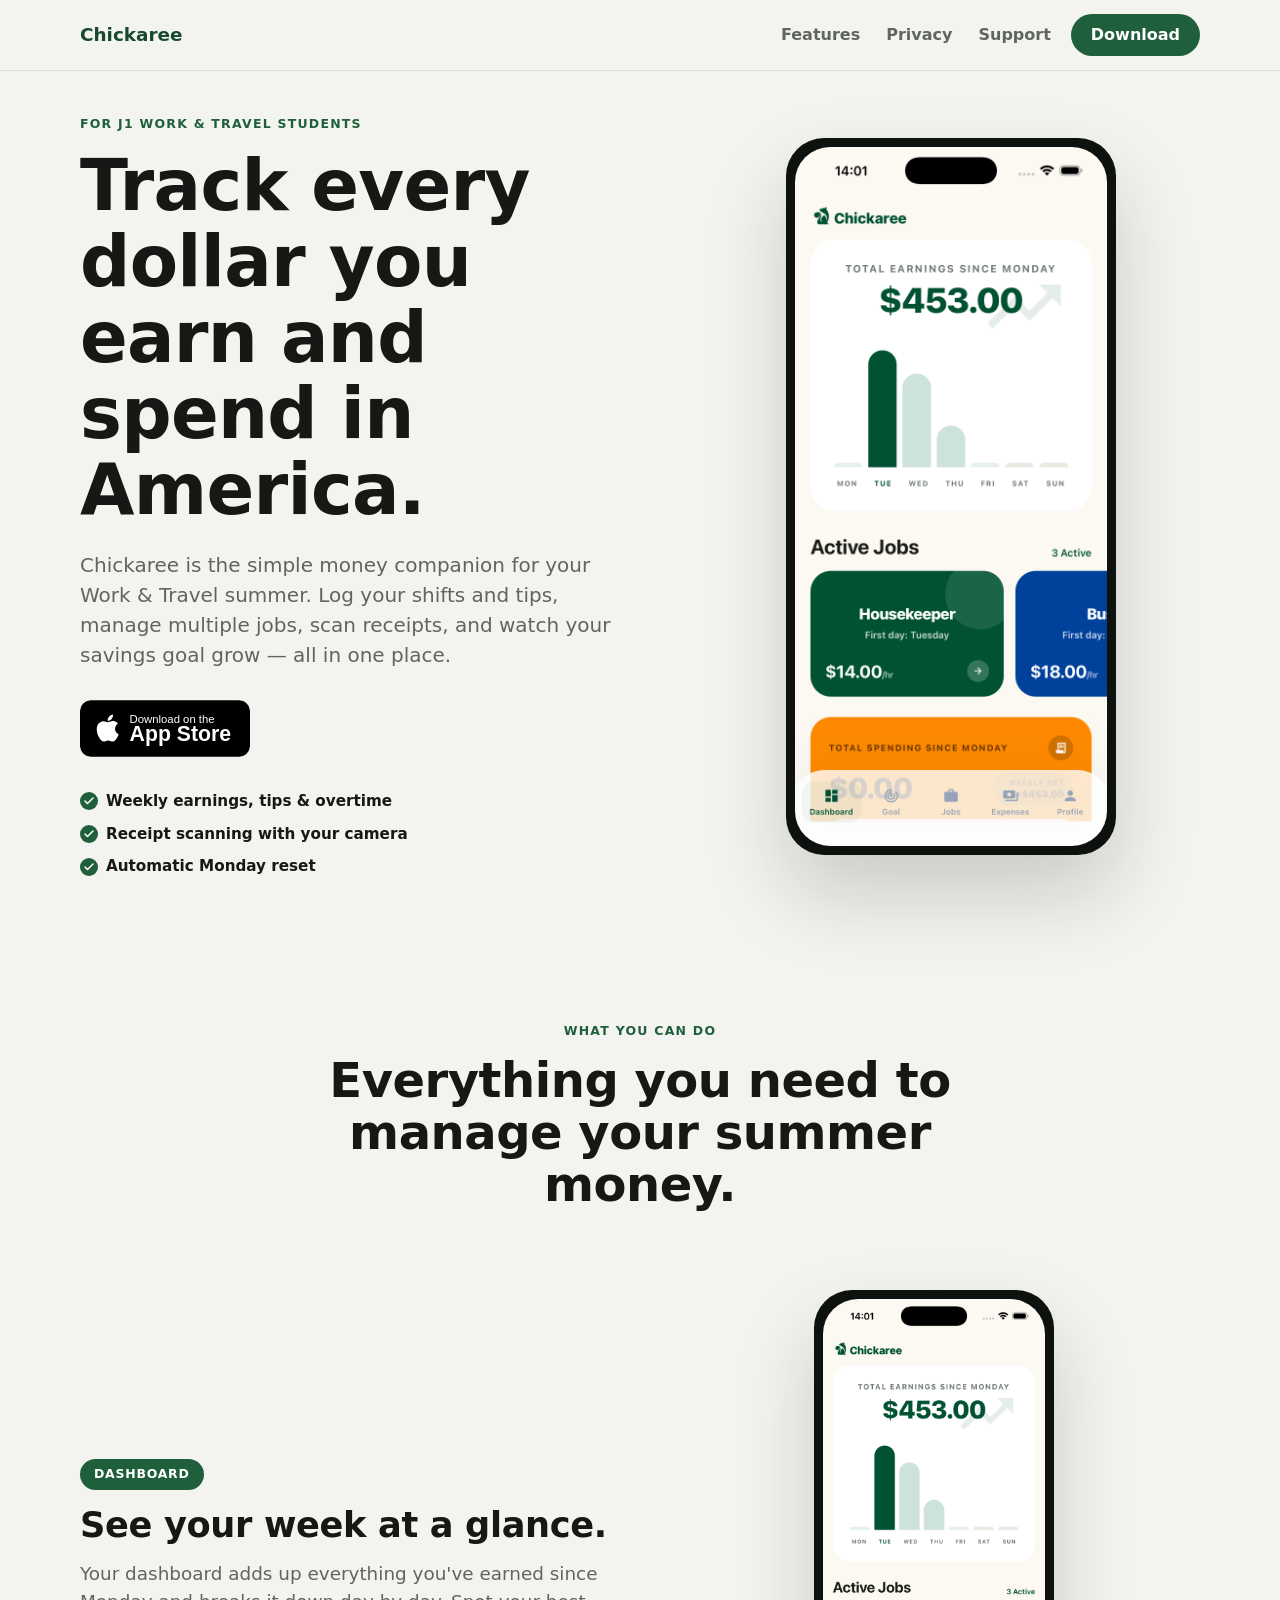
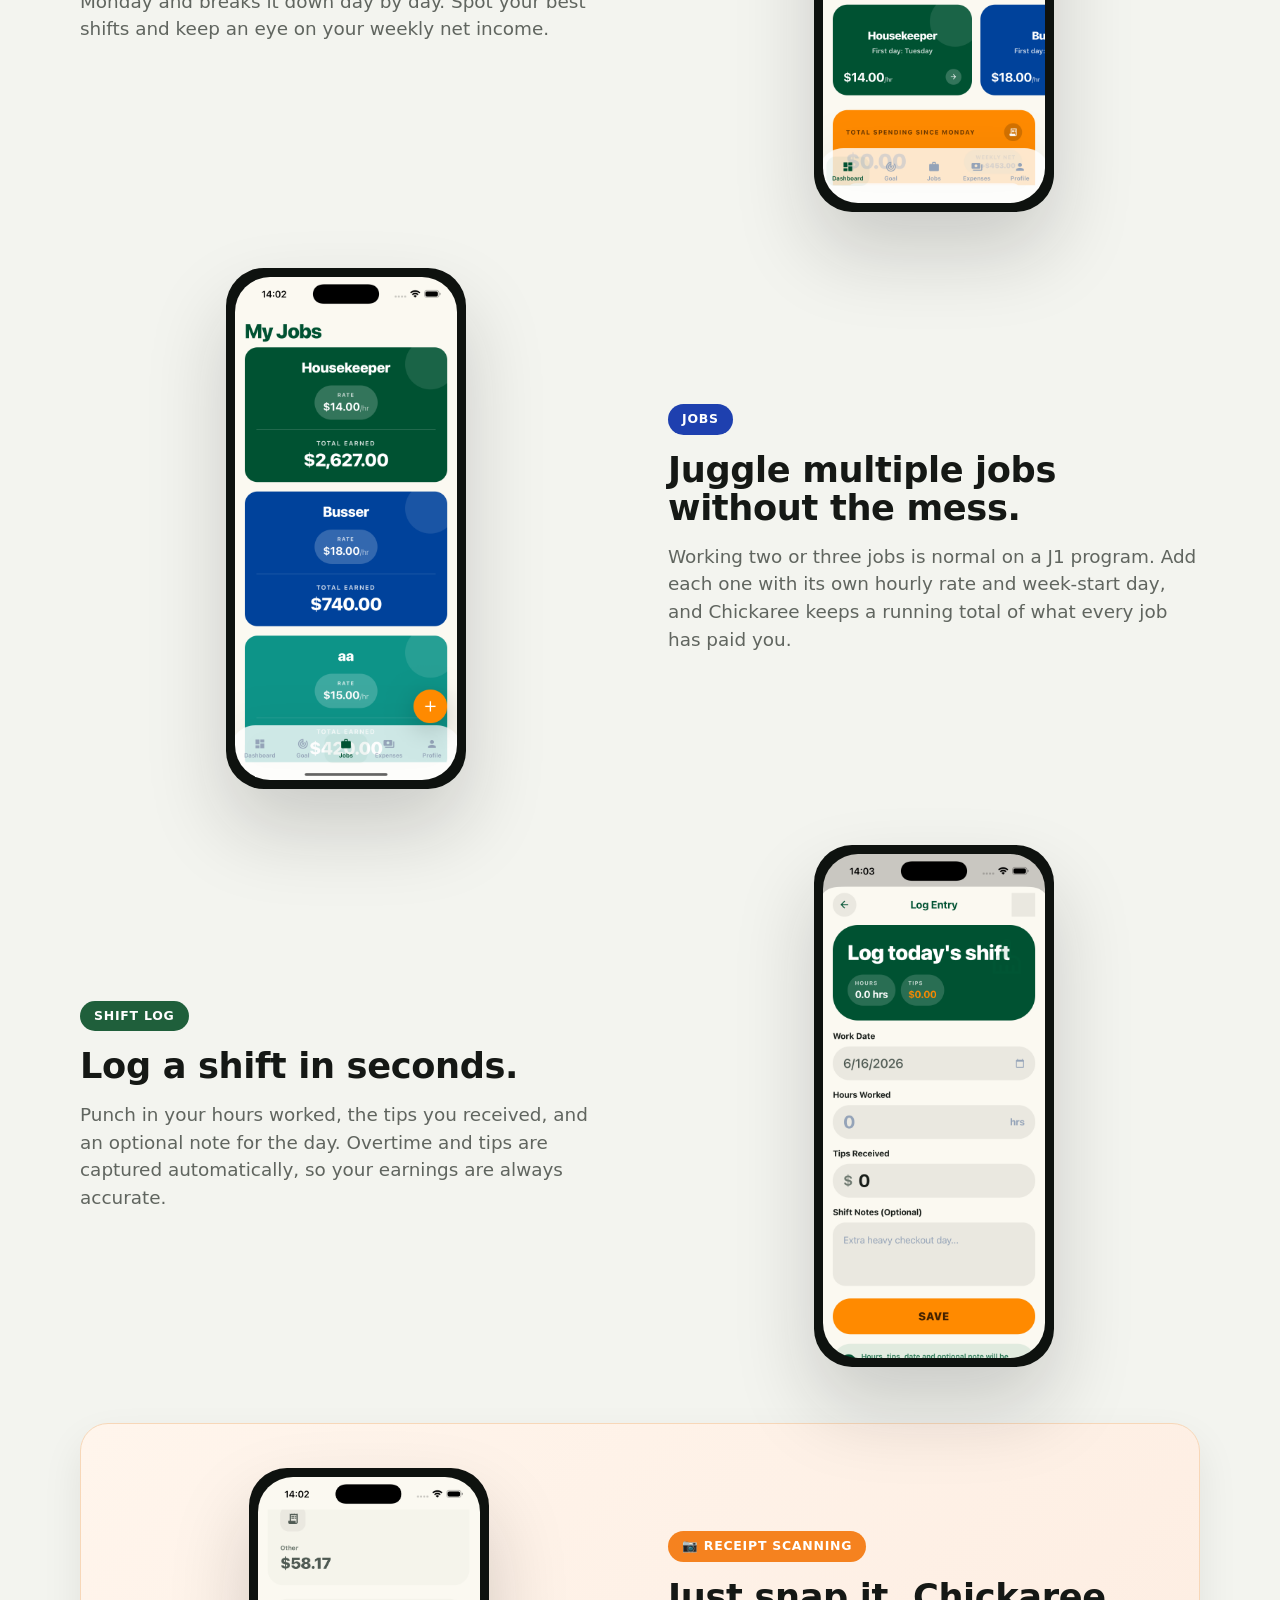
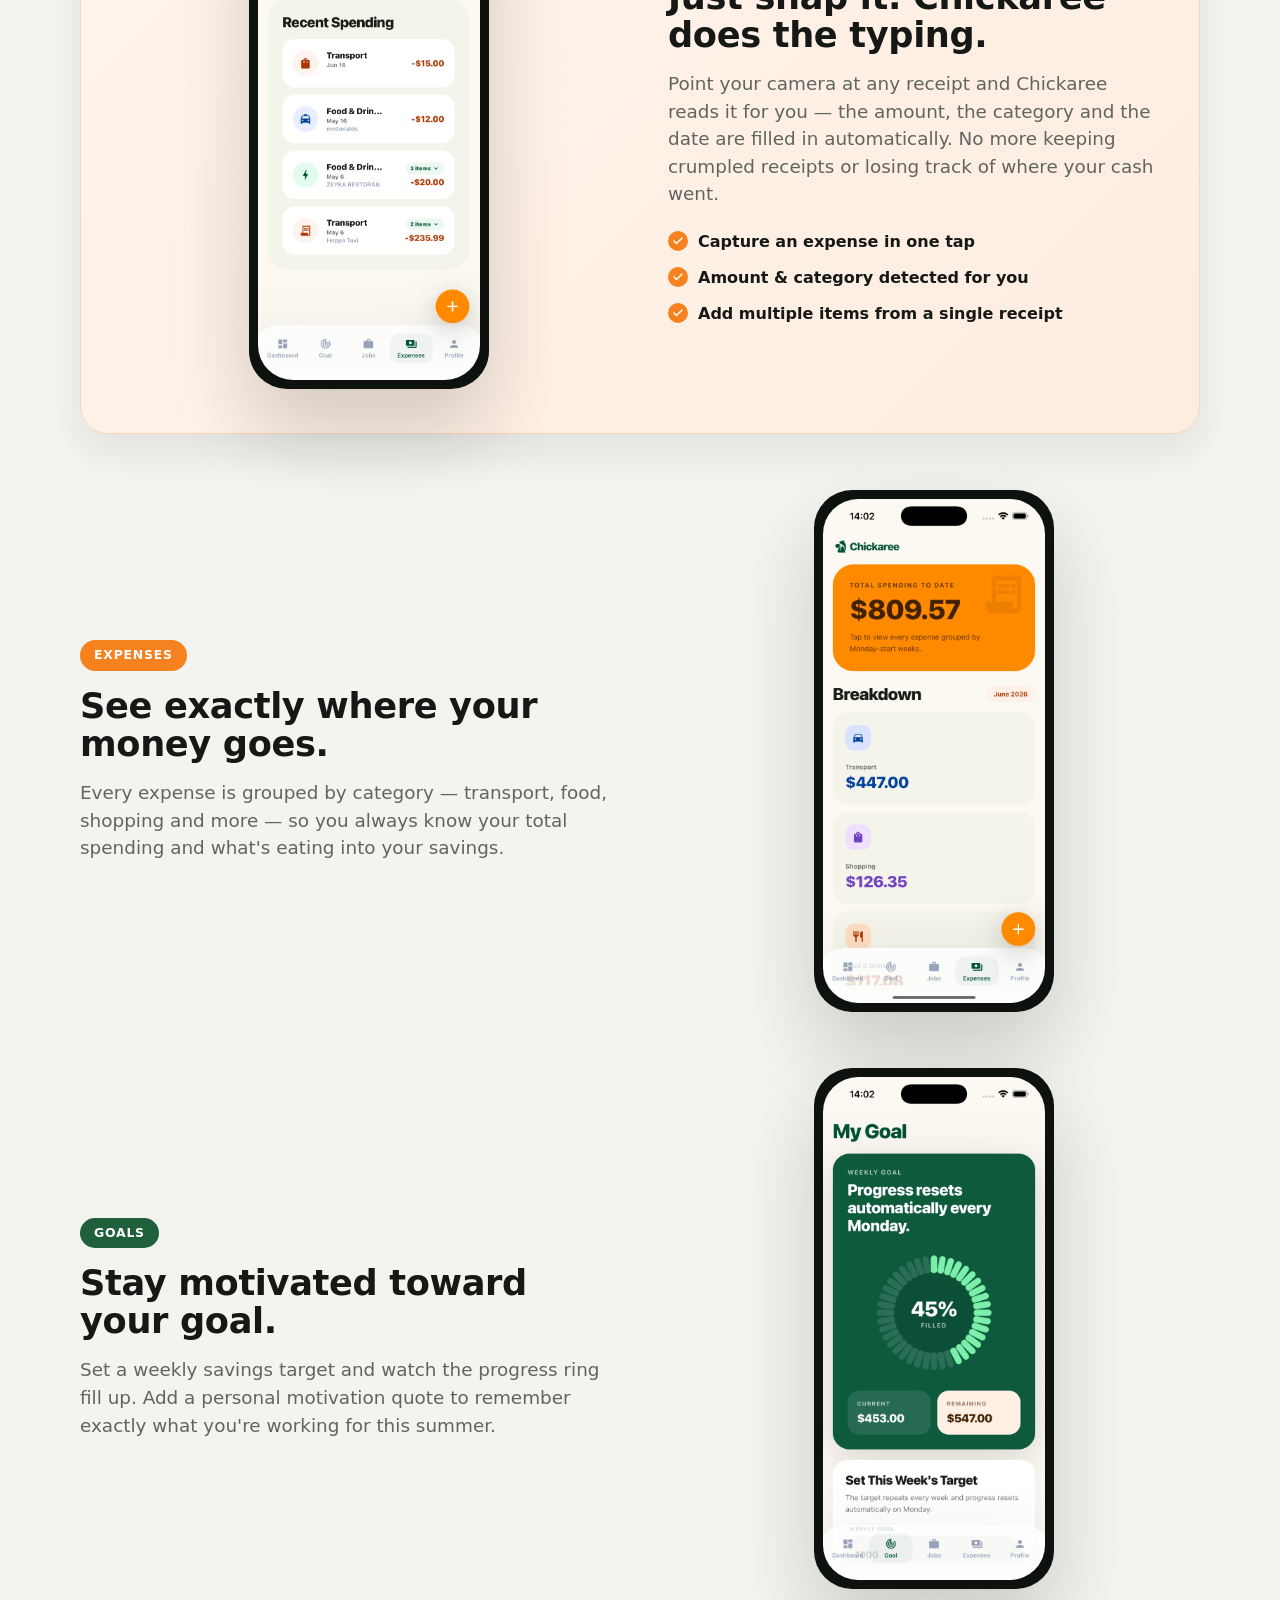
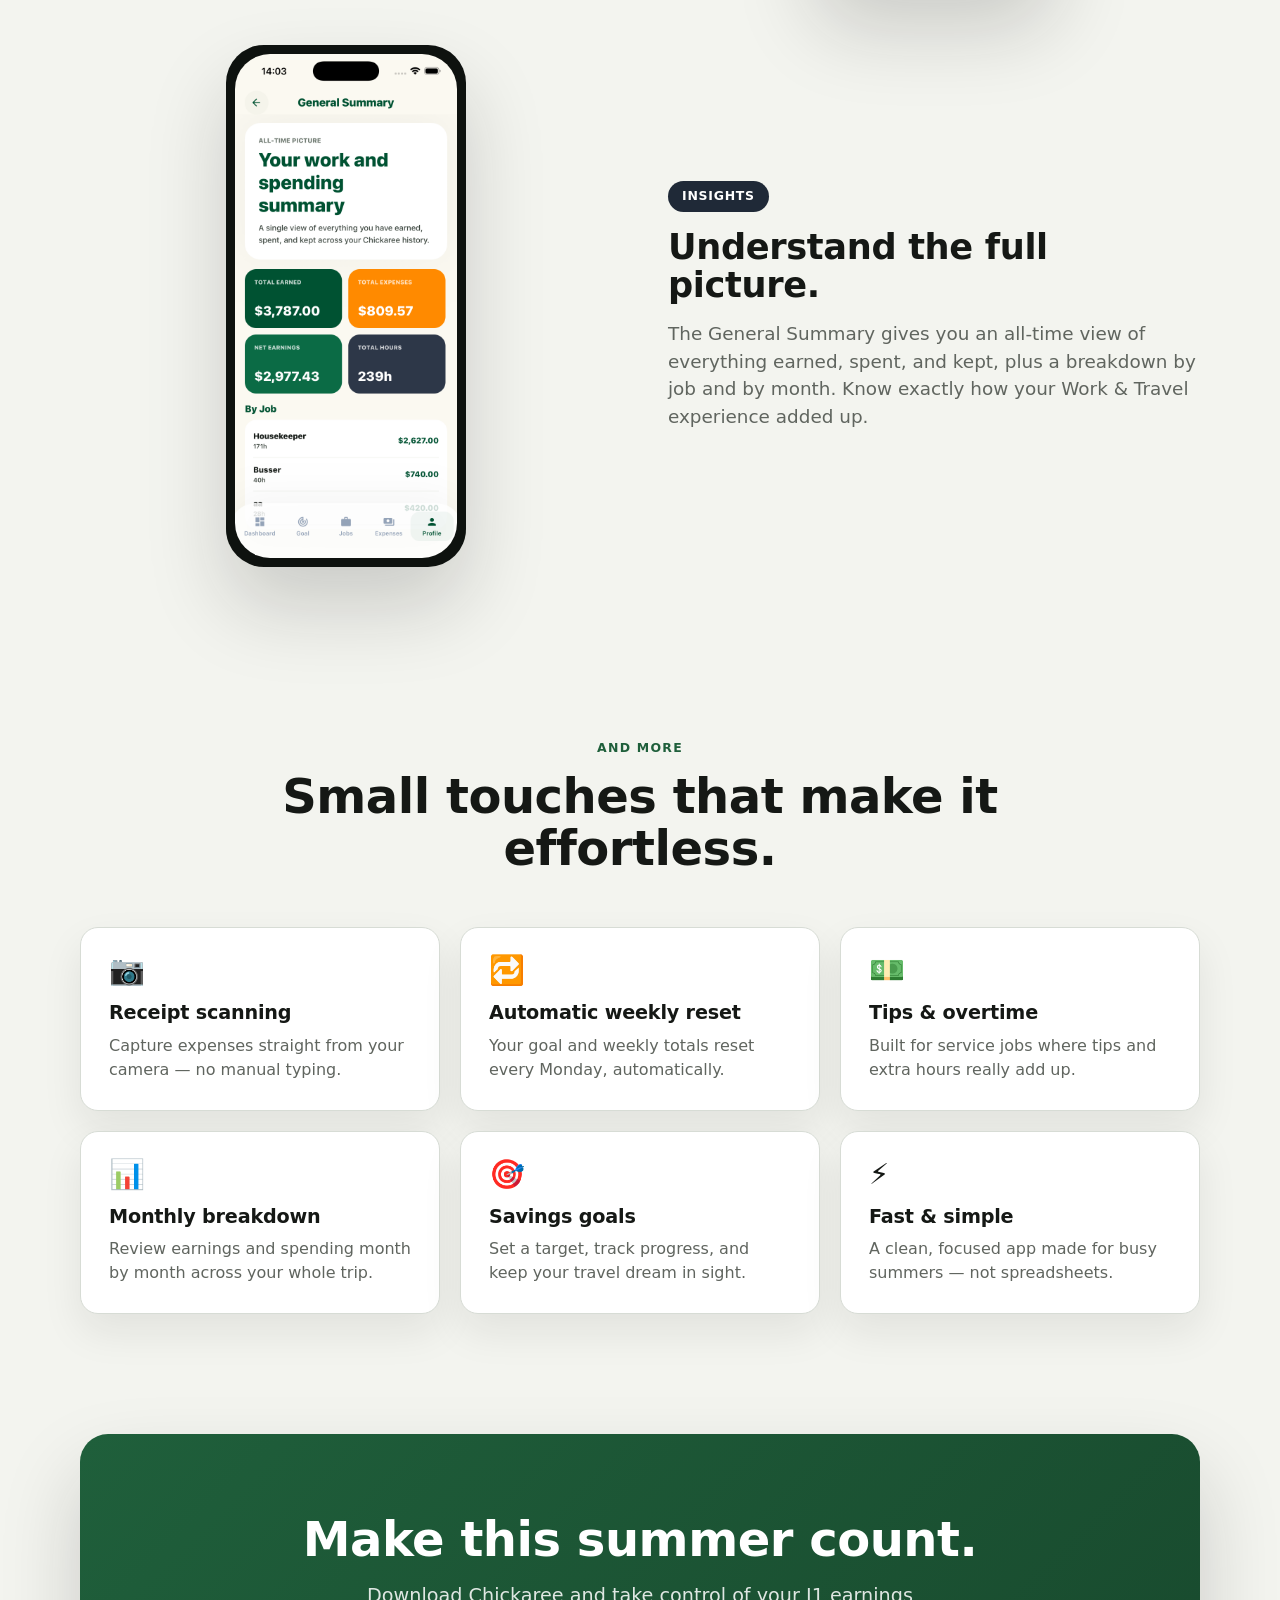
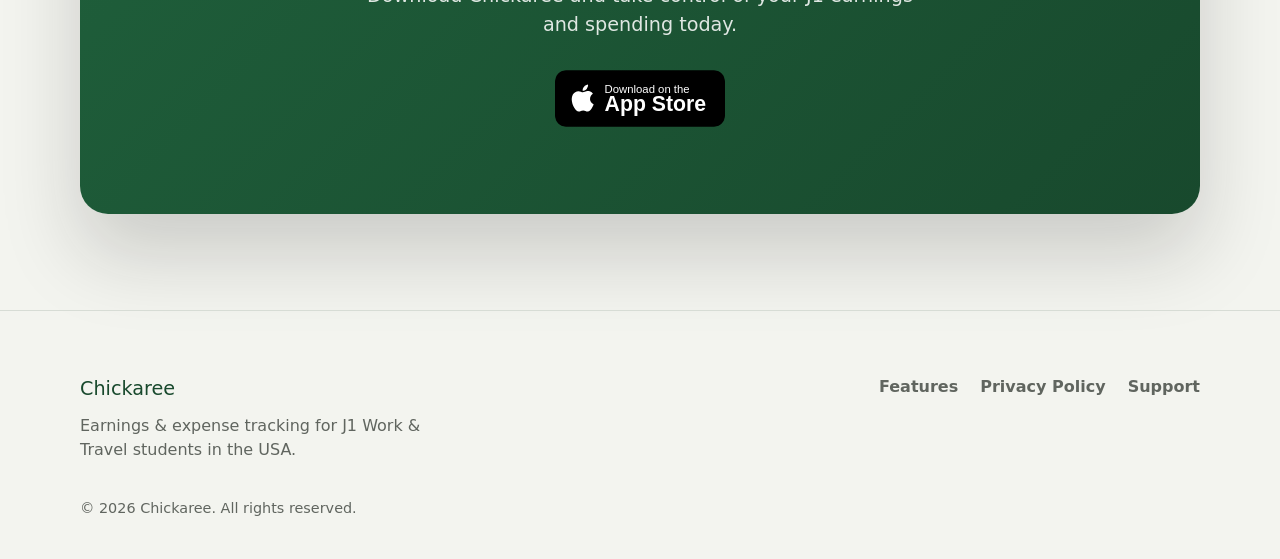
<file: index.html>
<!doctype html>
<html lang="en">
<head>
  <meta charset="utf-8">
  <meta name="viewport" content="width=device-width, initial-scale=1">
  <title>Chickaree — Earnings &amp; expense tracker for J1 Work &amp; Travel students</title>
  <meta
    name="description"
    content="Chickaree helps J1 Work &amp; Travel students in the USA track weekly earnings, multiple jobs, tips, expenses, and savings goals. Scan receipts and see where every dollar goes."
  >
  <meta property="og:title" content="Chickaree — Earnings & expense tracker for J1 students">
  <meta property="og:description" content="Track weekly earnings, jobs, tips, expenses and goals while you Work & Travel in America.">
  <meta property="og:type" content="website">
  <link rel="stylesheet" href="styles.css?v=2">
</head>
<body>
  <header class="site-header">
    <div class="header-inner">
      <a class="brand" href="index.html" aria-label="Chickaree home">
        <span class="brand-name">Chickaree</span>
      </a>
      <nav class="site-nav" aria-label="Primary">
        <a href="#features">Features</a>
        <a href="privacy.html">Privacy</a>
        <a href="#support">Support</a>
      </nav>
      <a class="nav-cta" href="https://apps.apple.com/tr/app/chickaree-j1-wagetracker/id6762767337">Download</a>
    </div>
  </header>

  <main>
    <!-- HERO -->
    <section class="hero">
      <div class="hero-inner">
        <div class="hero-copy">
          <p class="eyebrow">For J1 Work &amp; Travel students</p>
          <h1>Track every dollar you earn and spend in America.</h1>
          <p class="lead">
            Chickaree is the simple money companion for your Work &amp; Travel summer.
            Log your shifts and tips, manage multiple jobs, scan receipts, and watch your
            savings goal grow — all in one place.
          </p>
          <div class="hero-actions">
            <a class="store-badge" href="https://apps.apple.com/tr/app/chickaree-j1-wagetracker/id6762767337" aria-label="Download on the App Store">
              <svg viewBox="0 0 120 40" width="170" height="57" role="img" aria-hidden="true" xmlns="http://www.w3.org/2000/svg">
                <rect width="120" height="40" rx="8" fill="#000"/>
                <path d="M24.77 20.3c-.02-2.4 1.96-3.56 2.05-3.62-1.12-1.64-2.86-1.86-3.48-1.89-1.48-.15-2.89.87-3.64.87-.75 0-1.91-.85-3.14-.83-1.62.02-3.11.94-3.94 2.39-1.68 2.92-.43 7.23 1.2 9.6.8 1.16 1.76 2.46 3 2.42 1.2-.05 1.66-.78 3.11-.78 1.45 0 1.86.78 3.13.75 1.29-.02 2.11-1.18 2.9-2.35.93-1.35 1.31-2.66 1.33-2.73-.03-.01-2.55-.98-2.58-3.88zM22.36 13.23c.66-.81 1.11-1.91 .98-3.03-.95.04-2.13.66-2.82 1.45-.61.7-1.15 1.84-1.01 2.91 1.07.08 2.17-.54 2.85-1.33z" fill="#fff"/>
                <text x="35" y="16" fill="#fff" font-family="Inter, Arial, sans-serif" font-size="8">Download on the</text>
                <text x="35" y="29" fill="#fff" font-family="Inter, Arial, sans-serif" font-size="15" font-weight="600">App Store</text>
              </svg>
            </a>
          </div>
          <ul class="hero-points">
            <li>Weekly earnings, tips &amp; overtime</li>
            <li>Receipt scanning with your camera</li>
            <li>Automatic Monday reset</li>
          </ul>
        </div>
        <div class="hero-visual">
          <div class="phone-frame phone-hero">
            <img src="images/dashboard.png" alt="Chickaree dashboard showing total weekly earnings and a daily bar chart" loading="eager" width="1320" height="2868">
          </div>
        </div>
      </div>
    </section>

    <!-- FEATURE ROWS -->
    <section id="features" class="features">
      <div class="section-head">
        <p class="eyebrow">What you can do</p>
        <h2>Everything you need to manage your summer money.</h2>
      </div>

      <div class="feature-row">
        <div class="feature-text">
          <span class="chip chip-green">Dashboard</span>
          <h3>See your week at a glance.</h3>
          <p>
            Your dashboard adds up everything you've earned since Monday and breaks it down
            day by day. Spot your best shifts and keep an eye on your weekly net income.
          </p>
        </div>
        <div class="feature-media">
          <div class="phone-frame">
            <img src="images/dashboard.png" alt="Weekly earnings dashboard with daily bar chart and active jobs" loading="lazy" width="1320" height="2868">
          </div>
        </div>
      </div>

      <div class="feature-row reverse">
        <div class="feature-text">
          <span class="chip chip-blue">Jobs</span>
          <h3>Juggle multiple jobs without the mess.</h3>
          <p>
            Working two or three jobs is normal on a J1 program. Add each one with its own
            hourly rate and week-start day, and Chickaree keeps a running total of what
            every job has paid you.
          </p>
        </div>
        <div class="feature-media">
          <div class="phone-frame">
            <img src="images/jobs.png" alt="My Jobs screen listing several jobs with hourly rates and total earned" loading="lazy" width="1320" height="2868">
          </div>
        </div>
      </div>

      <div class="feature-row">
        <div class="feature-text">
          <span class="chip chip-green">Shift log</span>
          <h3>Log a shift in seconds.</h3>
          <p>
            Punch in your hours worked, the tips you received, and an optional note for the day.
            Overtime and tips are captured automatically, so your earnings are always accurate.
          </p>
        </div>
        <div class="feature-media">
          <div class="phone-frame">
            <img src="images/log-entry.png" alt="Log Entry screen for recording hours worked and tips received" loading="lazy" width="1320" height="2868">
          </div>
        </div>
      </div>

      <div class="feature-row reverse highlight">
        <div class="feature-text">
          <span class="chip chip-orange">📷 Receipt scanning</span>
          <h3>Just snap it. Chickaree does the typing.</h3>
          <p>
            Point your camera at any receipt and Chickaree reads it for you — the amount,
            the category and the date are filled in automatically. No more keeping crumpled
            receipts or losing track of where your cash went.
          </p>
          <ul class="feature-list">
            <li>Capture an expense in one tap</li>
            <li>Amount &amp; category detected for you</li>
            <li>Add multiple items from a single receipt</li>
          </ul>
        </div>
        <div class="feature-media">
          <div class="phone-frame">
            <img src="images/spending.png" alt="Recent spending list with scanned receipts grouped into items" loading="lazy" width="1320" height="2868">
          </div>
        </div>
      </div>

      <div class="feature-row">
        <div class="feature-text">
          <span class="chip chip-orange">Expenses</span>
          <h3>See exactly where your money goes.</h3>
          <p>
            Every expense is grouped by category — transport, food, shopping and more — so you
            always know your total spending and what's eating into your savings.
          </p>
        </div>
        <div class="feature-media">
          <div class="phone-frame">
            <img src="images/expenses.png" alt="Expenses breakdown by category with total spending" loading="lazy" width="1320" height="2868">
          </div>
        </div>
      </div>

      <div class="feature-row">
        <div class="feature-text">
          <span class="chip chip-green">Goals</span>
          <h3>Stay motivated toward your goal.</h3>
          <p>
            Set a weekly savings target and watch the progress ring fill up. Add a personal
            motivation quote to remember exactly what you're working for this summer.
          </p>
        </div>
        <div class="feature-media">
          <div class="phone-frame">
            <img src="images/goal.png" alt="Weekly goal screen with progress ring and motivation quote" loading="lazy" width="1320" height="2868">
          </div>
        </div>
      </div>

      <div class="feature-row reverse">
        <div class="feature-text">
          <span class="chip chip-navy">Insights</span>
          <h3>Understand the full picture.</h3>
          <p>
            The General Summary gives you an all-time view of everything earned, spent, and kept,
            plus a breakdown by job and by month. Know exactly how your Work &amp; Travel
            experience added up.
          </p>
        </div>
        <div class="feature-media">
          <div class="phone-frame">
            <img src="images/summary.png" alt="General Summary with total earned, expenses, net earnings and hours" loading="lazy" width="1320" height="2868">
          </div>
        </div>
      </div>
    </section>

    <!-- FEATURE GRID -->
    <section class="grid-section">
      <div class="section-head">
        <p class="eyebrow">And more</p>
        <h2>Small touches that make it effortless.</h2>
      </div>
      <div class="feature-grid">
        <div class="grid-card">
          <span class="grid-icon" aria-hidden="true">📷</span>
          <h3>Receipt scanning</h3>
          <p>Capture expenses straight from your camera — no manual typing.</p>
        </div>
        <div class="grid-card">
          <span class="grid-icon" aria-hidden="true">🔁</span>
          <h3>Automatic weekly reset</h3>
          <p>Your goal and weekly totals reset every Monday, automatically.</p>
        </div>
        <div class="grid-card">
          <span class="grid-icon" aria-hidden="true">💵</span>
          <h3>Tips &amp; overtime</h3>
          <p>Built for service jobs where tips and extra hours really add up.</p>
        </div>
        <div class="grid-card">
          <span class="grid-icon" aria-hidden="true">📊</span>
          <h3>Monthly breakdown</h3>
          <p>Review earnings and spending month by month across your whole trip.</p>
        </div>
        <div class="grid-card">
          <span class="grid-icon" aria-hidden="true">🎯</span>
          <h3>Savings goals</h3>
          <p>Set a target, track progress, and keep your travel dream in sight.</p>
        </div>
        <div class="grid-card">
          <span class="grid-icon" aria-hidden="true">⚡️</span>
          <h3>Fast &amp; simple</h3>
          <p>A clean, focused app made for busy summers — not spreadsheets.</p>
        </div>
      </div>
    </section>

    <!-- CTA -->
    <section class="cta">
      <div class="cta-inner">
        <h2>Make this summer count.</h2>
        <p>Download Chickaree and take control of your J1 earnings and spending today.</p>
        <a class="store-badge light" href="https://apps.apple.com/tr/app/chickaree-j1-wagetracker/id6762767337" aria-label="Download on the App Store">
          <svg viewBox="0 0 120 40" width="170" height="57" role="img" aria-hidden="true" xmlns="http://www.w3.org/2000/svg">
            <rect width="120" height="40" rx="8" fill="#000"/>
            <path d="M24.77 20.3c-.02-2.4 1.96-3.56 2.05-3.62-1.12-1.64-2.86-1.86-3.48-1.89-1.48-.15-2.89.87-3.64.87-.75 0-1.91-.85-3.14-.83-1.62.02-3.11.94-3.94 2.39-1.68 2.92-.43 7.23 1.2 9.6.8 1.16 1.76 2.46 3 2.42 1.2-.05 1.66-.78 3.11-.78 1.45 0 1.86.78 3.13.75 1.29-.02 2.11-1.18 2.9-2.35.93-1.35 1.31-2.66 1.33-2.73-.03-.01-2.55-.98-2.58-3.88zM22.36 13.23c.66-.81 1.11-1.91 .98-3.03-.95.04-2.13.66-2.82 1.45-.61.7-1.15 1.84-1.01 2.91 1.07.08 2.17-.54 2.85-1.33z" fill="#fff"/>
            <text x="35" y="16" fill="#fff" font-family="Inter, Arial, sans-serif" font-size="8">Download on the</text>
            <text x="35" y="29" fill="#fff" font-family="Inter, Arial, sans-serif" font-size="15" font-weight="600">App Store</text>
          </svg>
        </a>
      </div>
    </section>
  </main>

  <footer class="site-footer" id="support">
    <div class="footer-inner">
      <div class="footer-brand">
        <span class="brand-name">Chickaree</span>
        <p>Earnings &amp; expense tracking for J1 Work &amp; Travel students in the USA.</p>
      </div>
      <div class="footer-links">
        <a href="#features">Features</a>
        <a href="privacy.html">Privacy Policy</a>
        <a href="mailto:ugur3ozdemir@gmail.com">Support</a>
      </div>
    </div>
    <p class="footer-copy">© 2026 Chickaree. All rights reserved.</p>
  </footer>
</body>
</html>
</file>
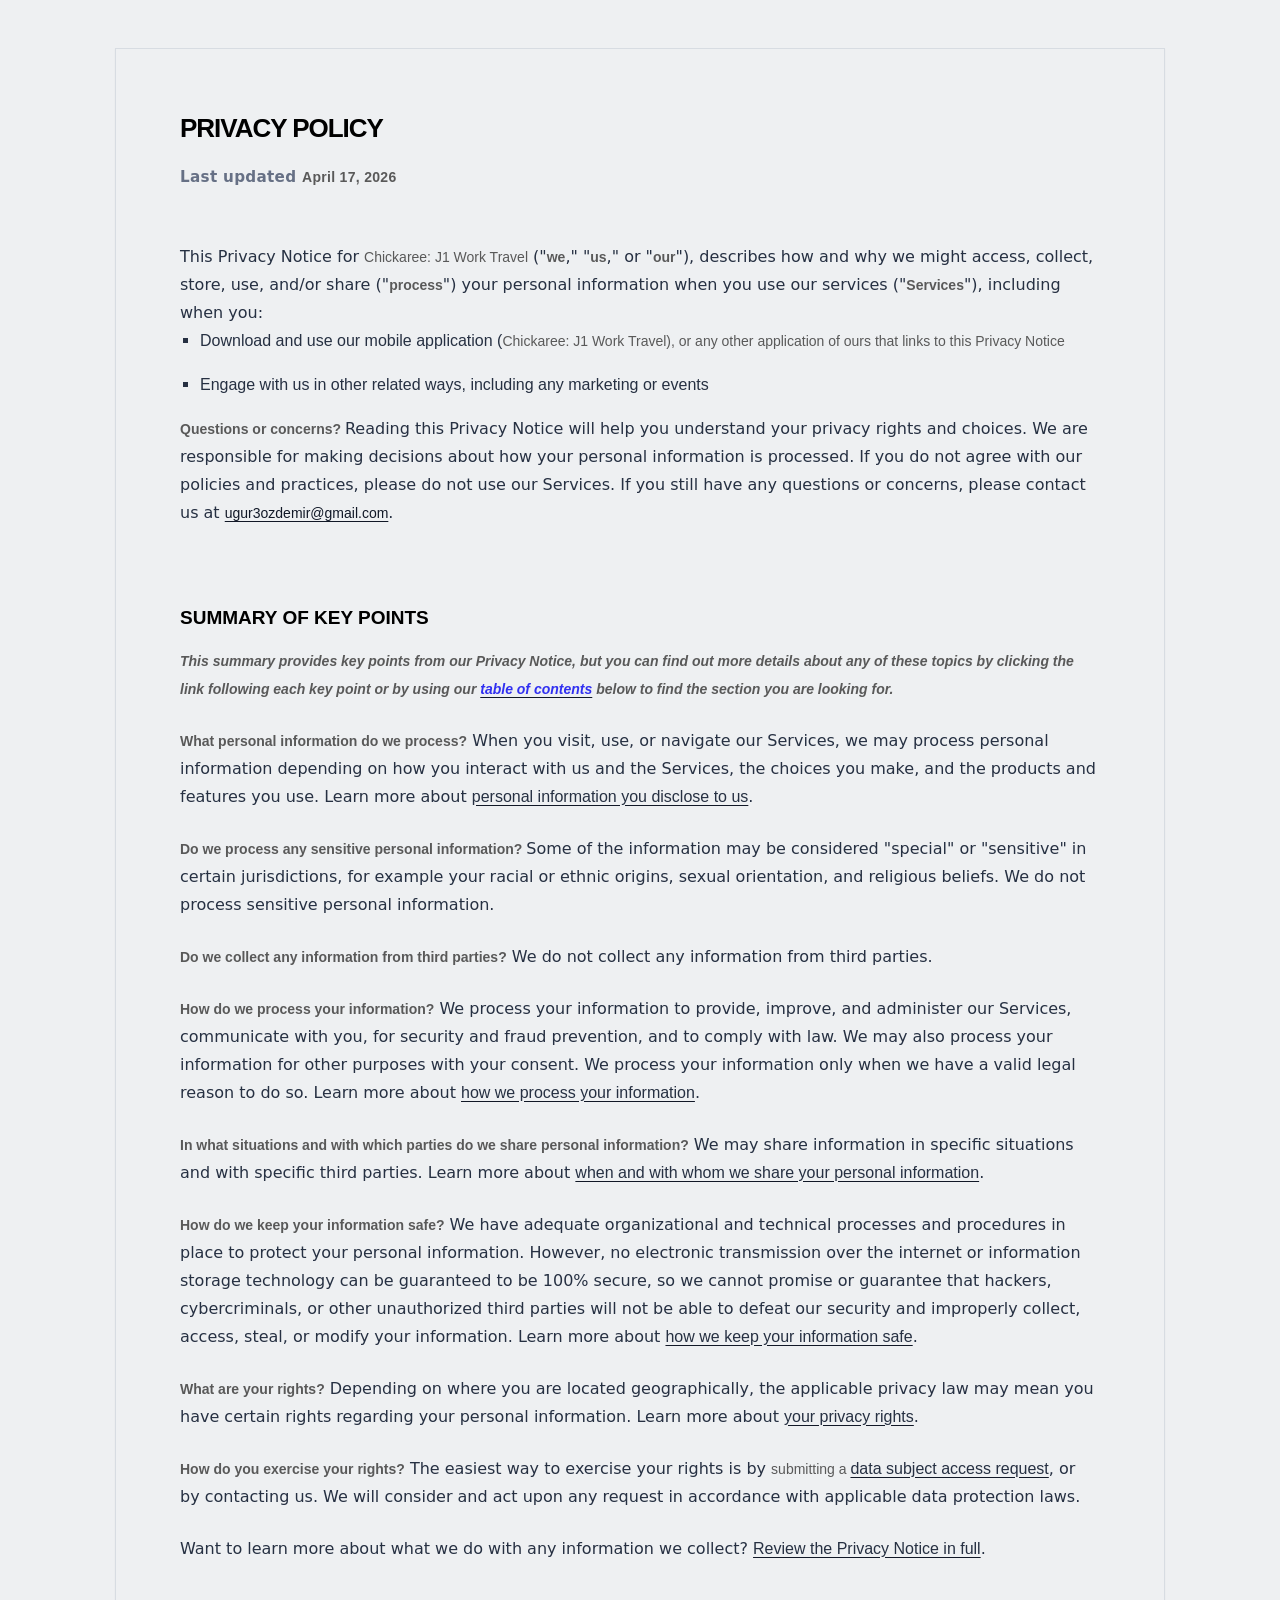
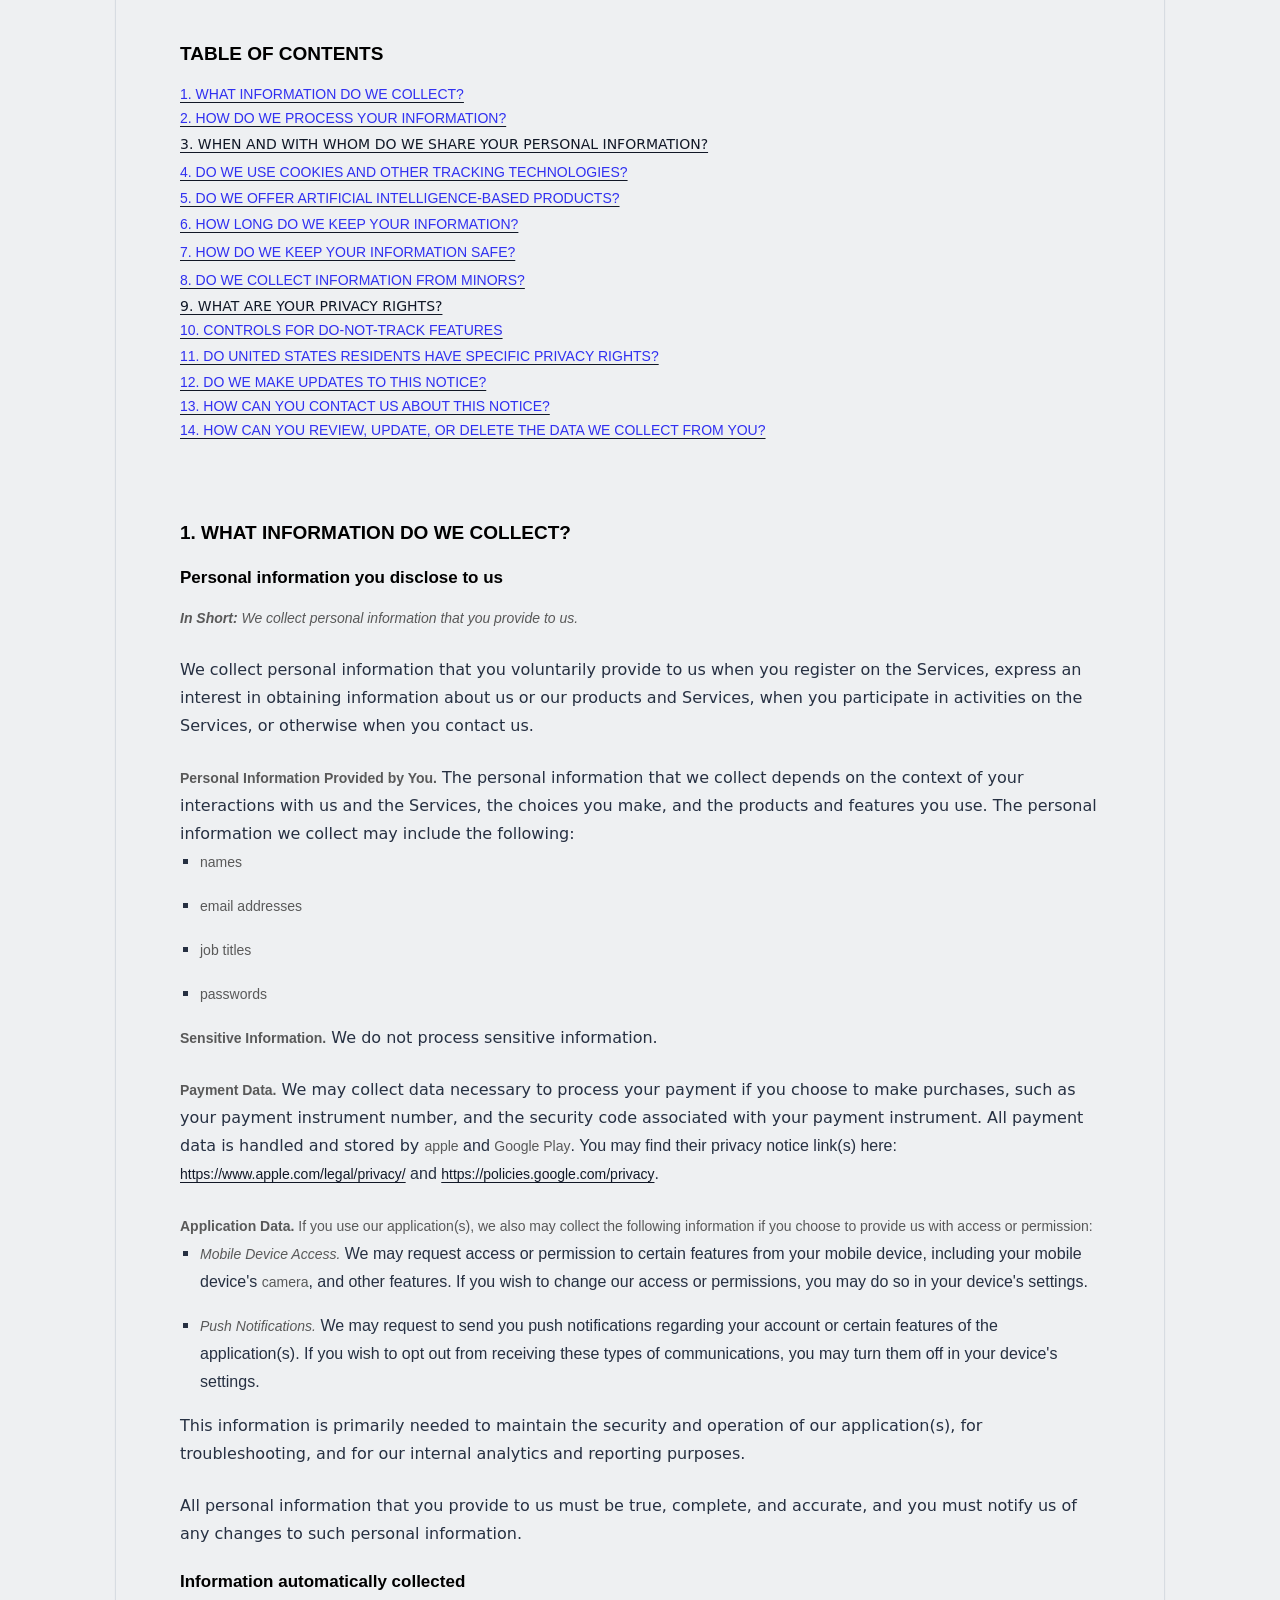
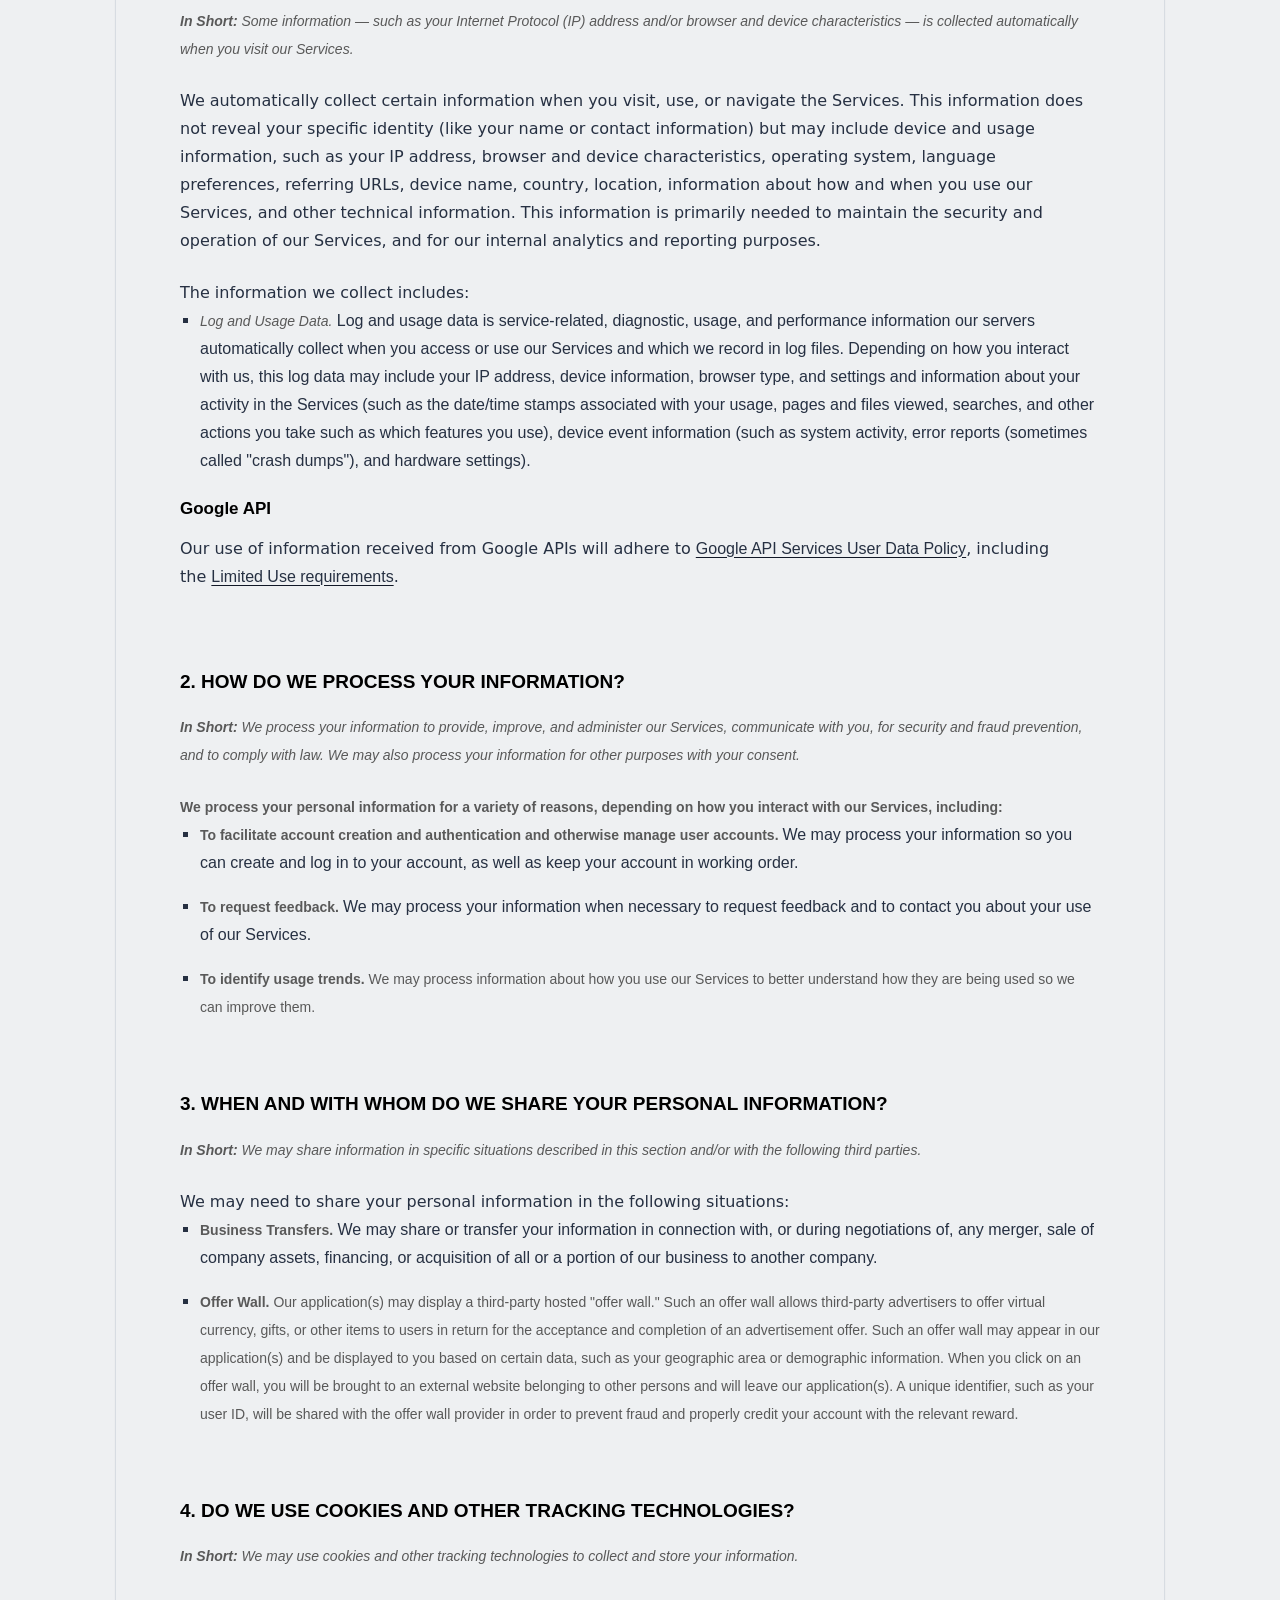
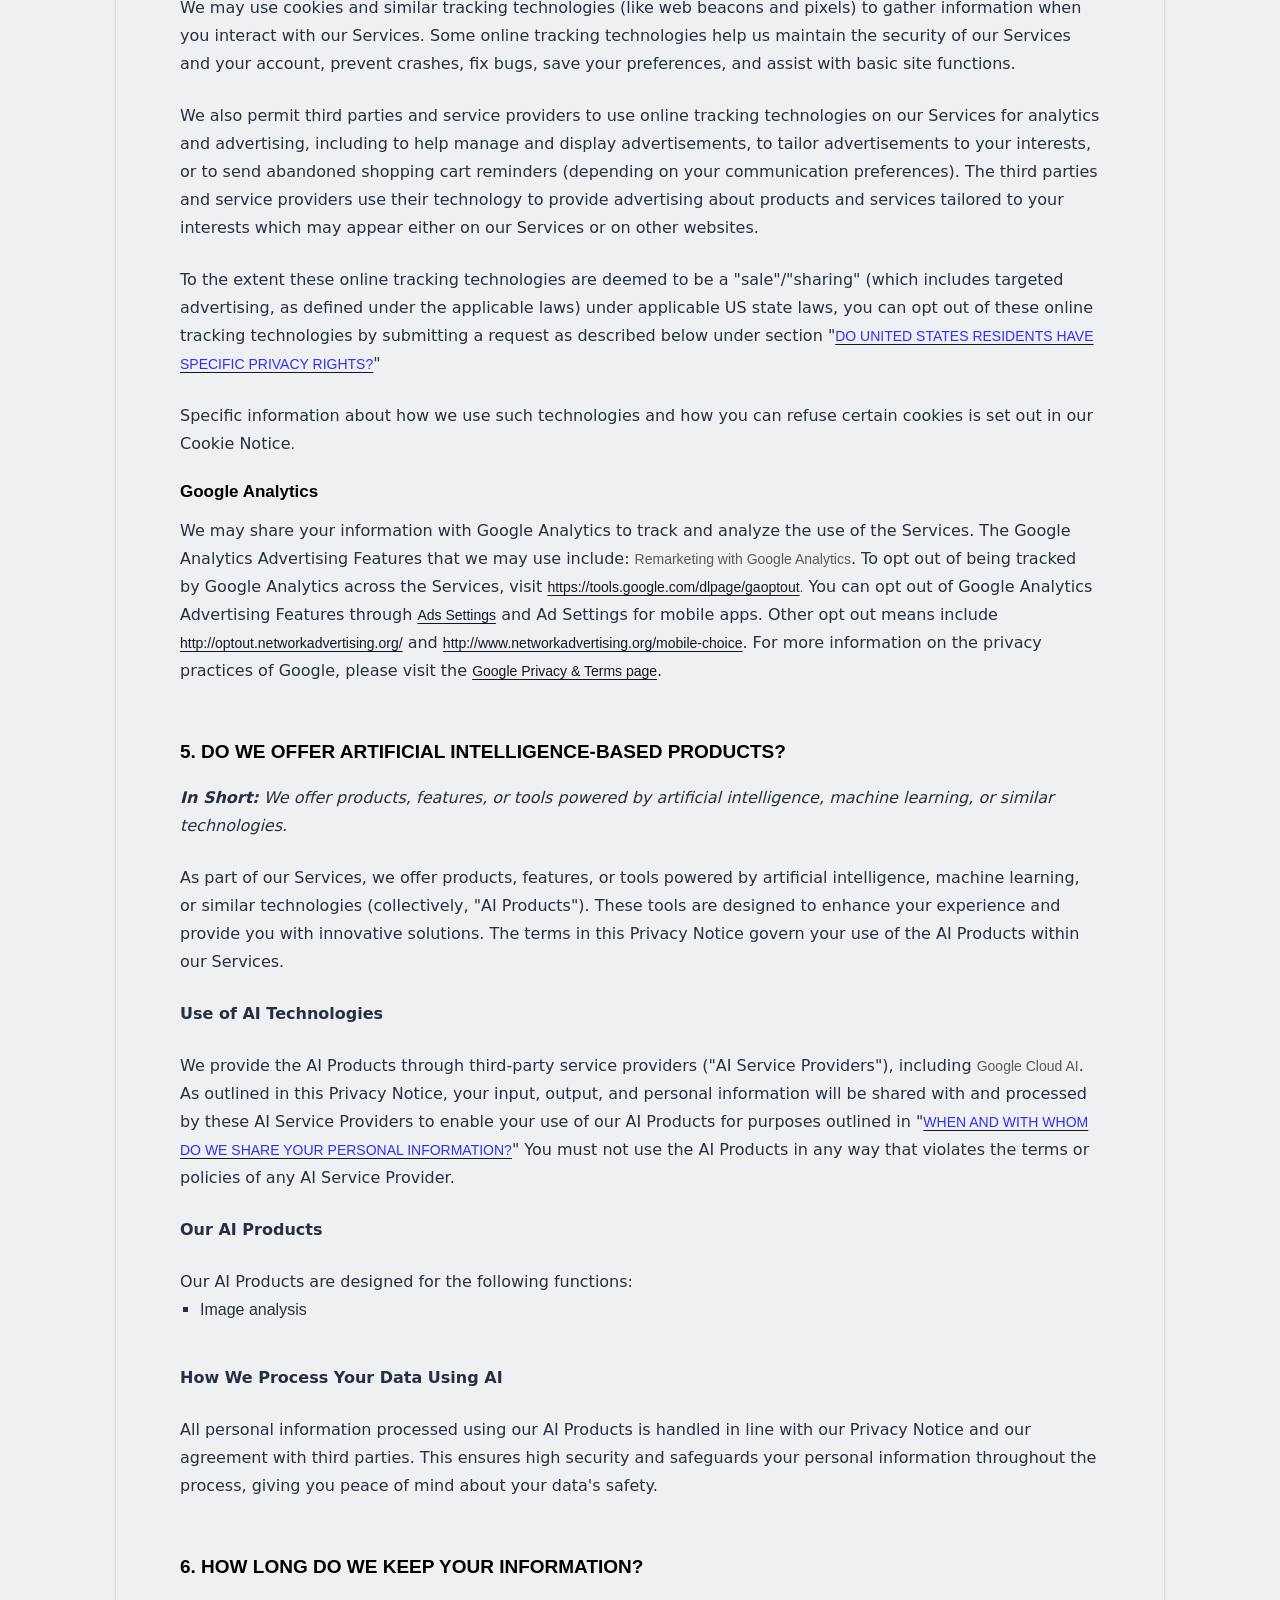
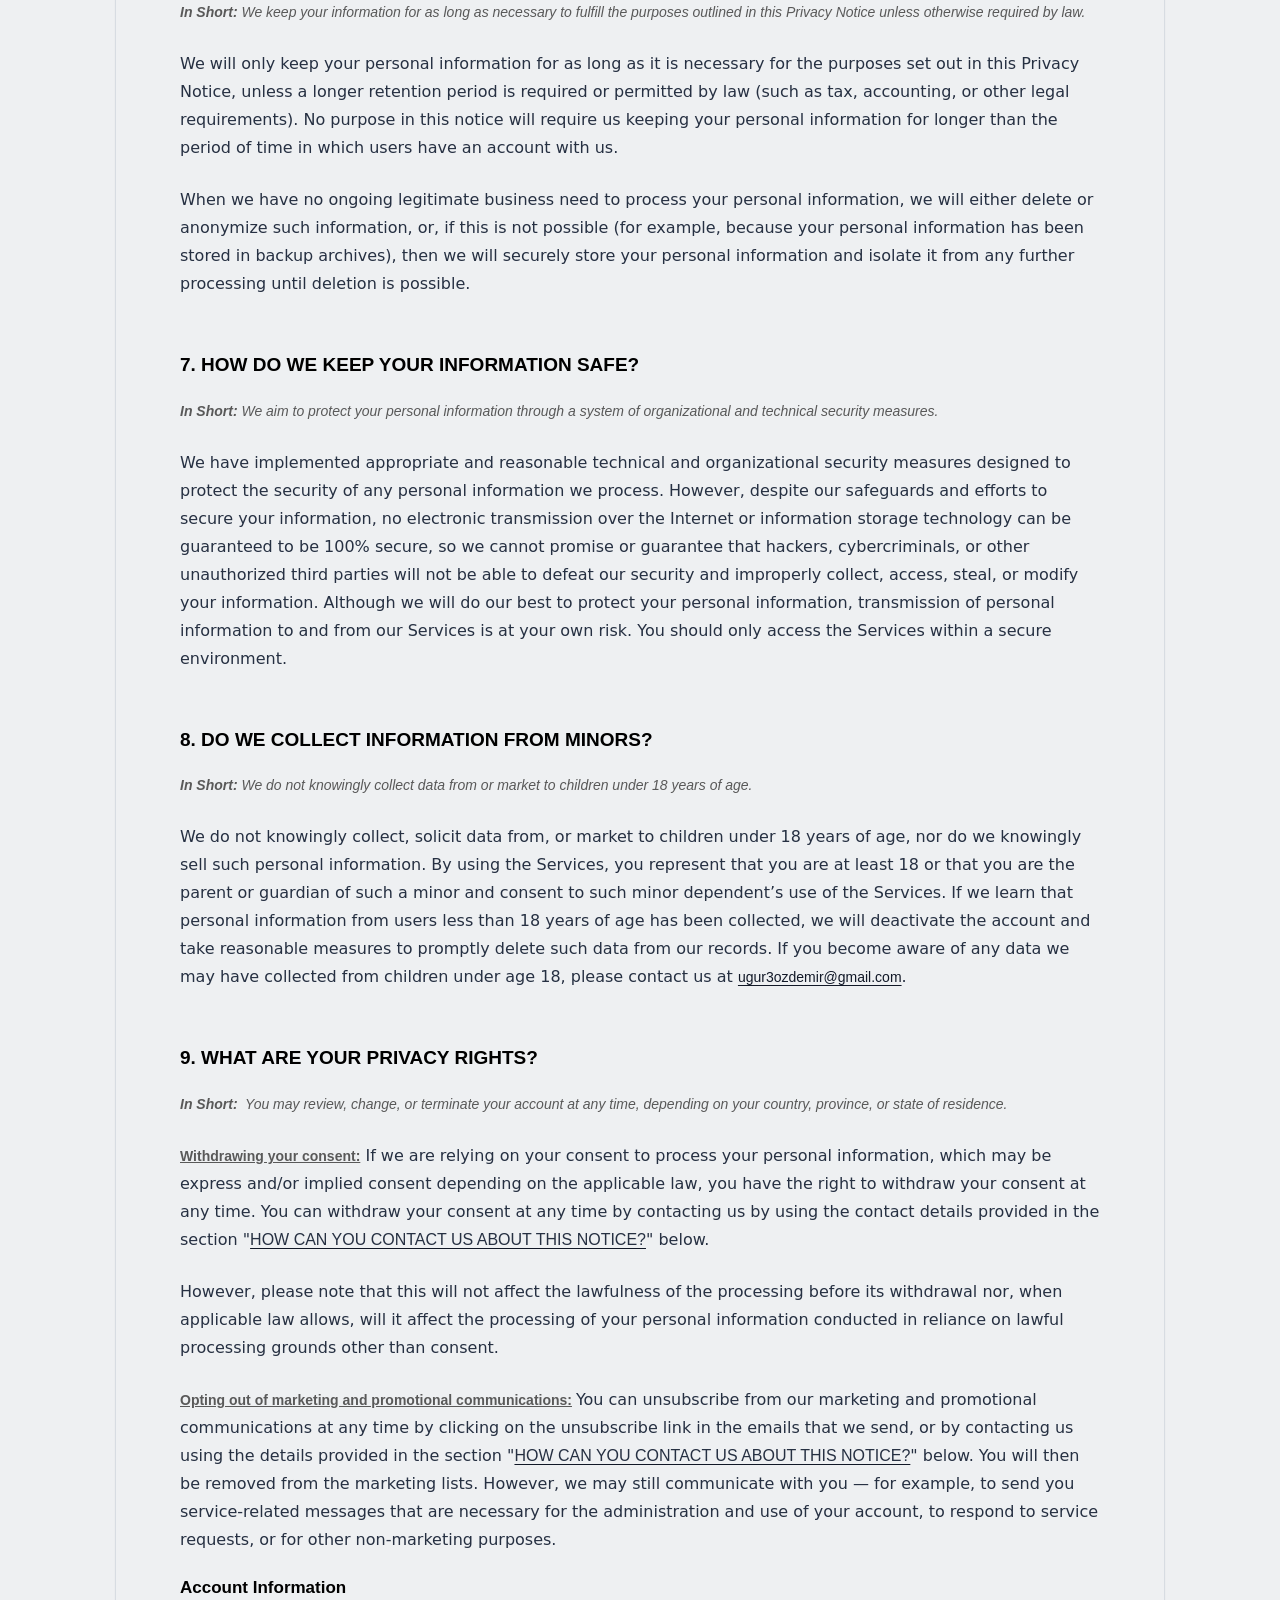
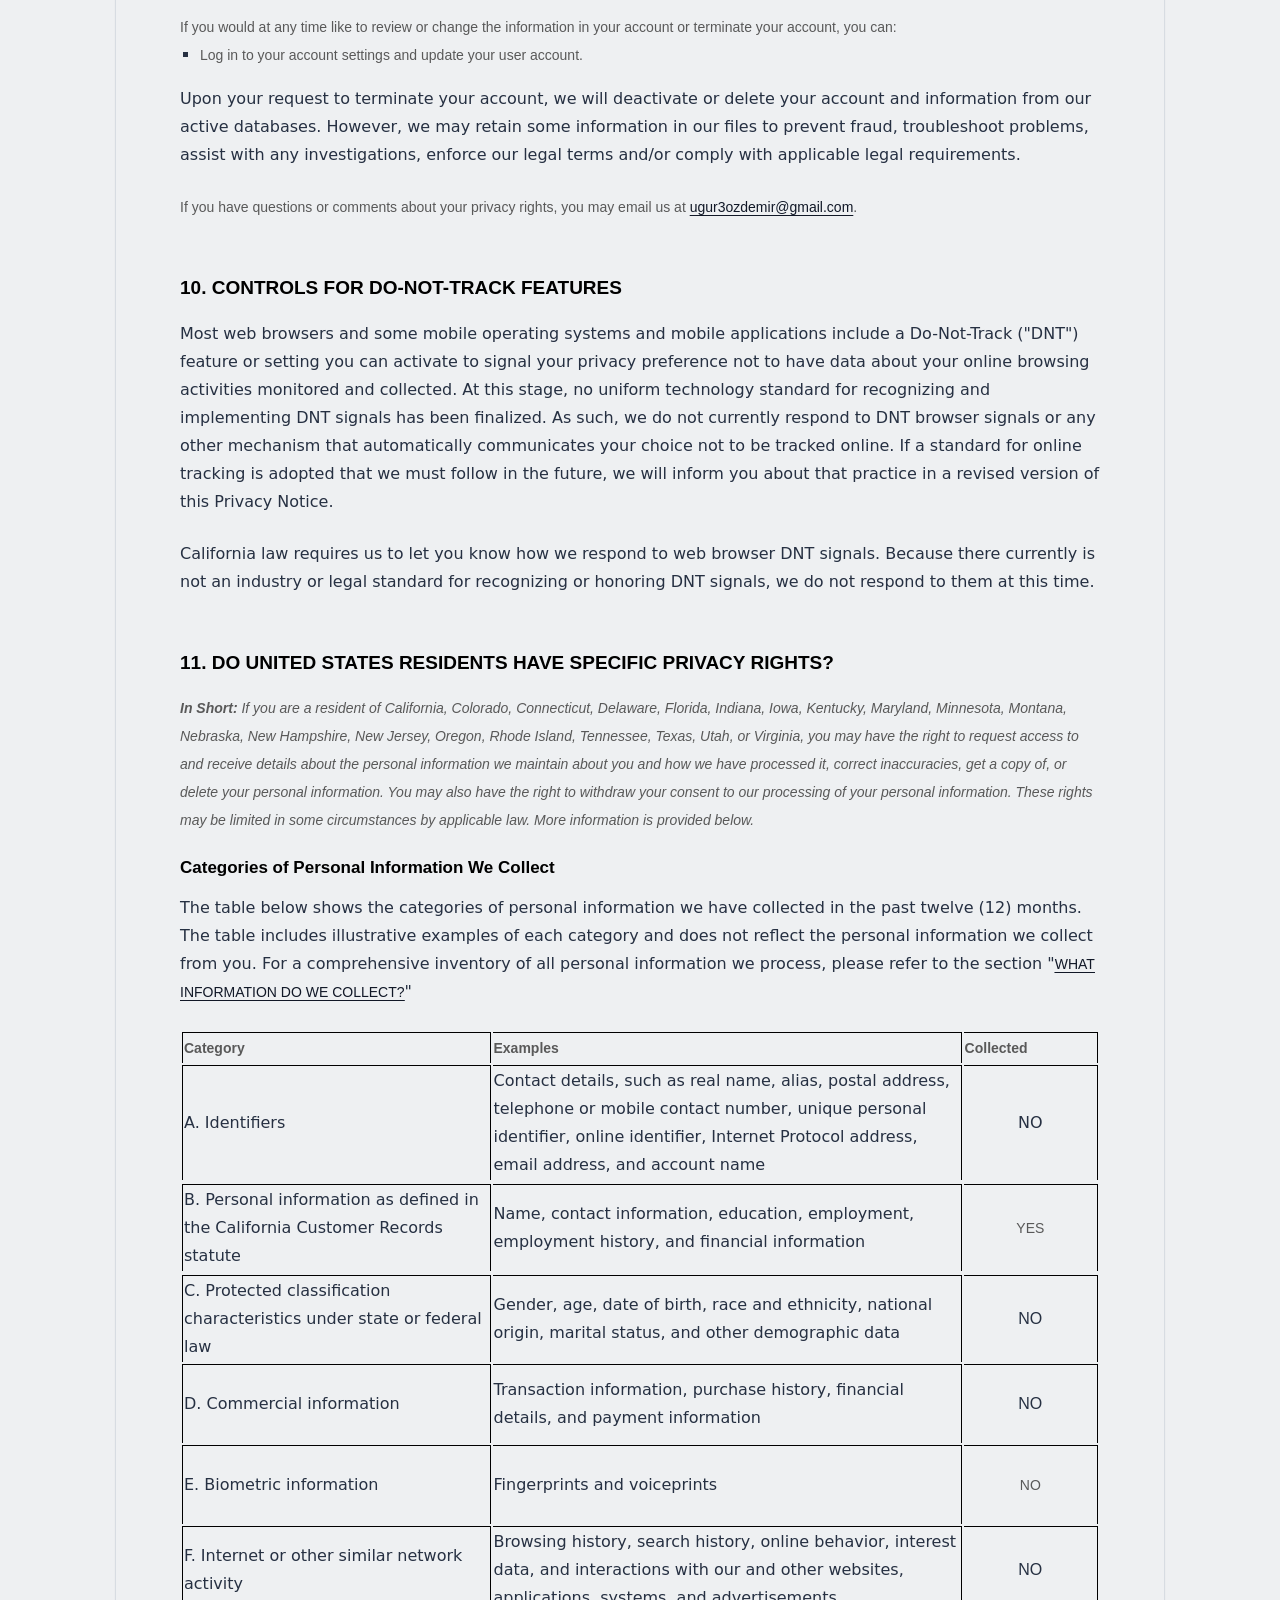
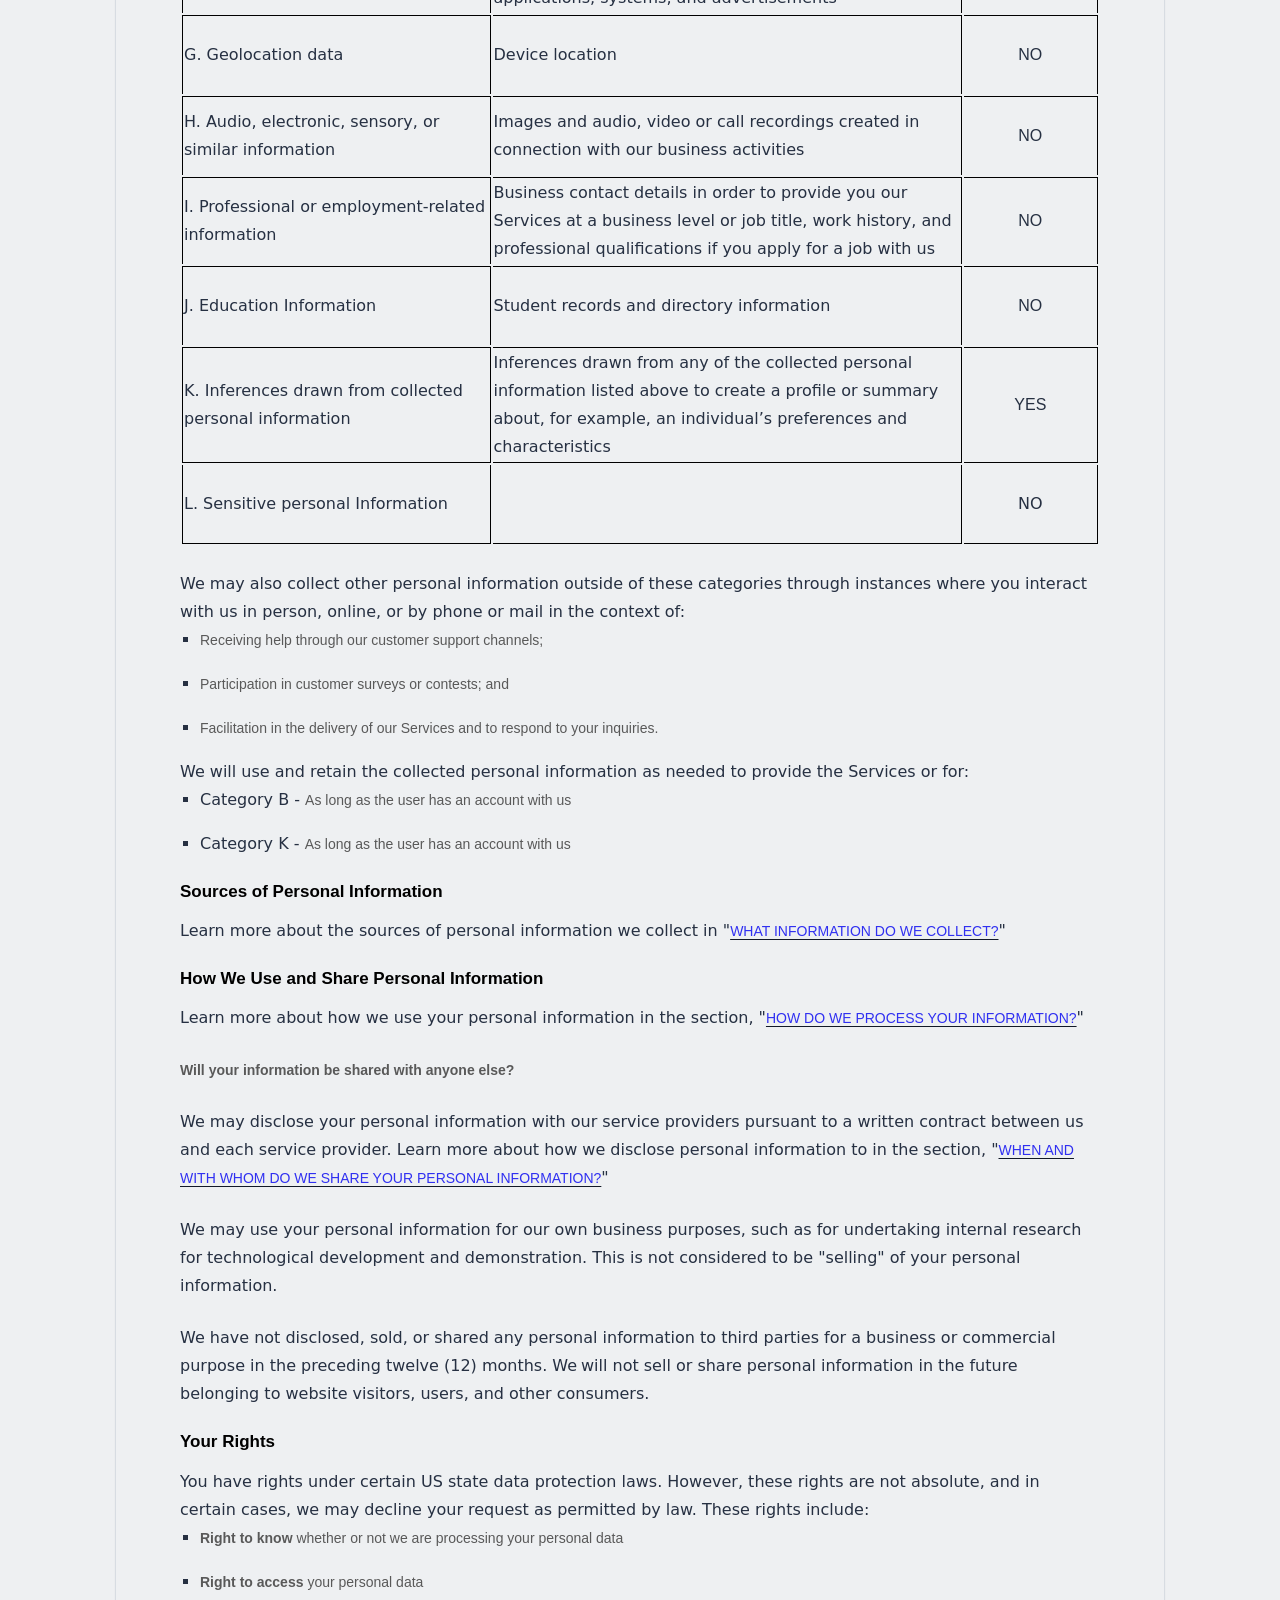
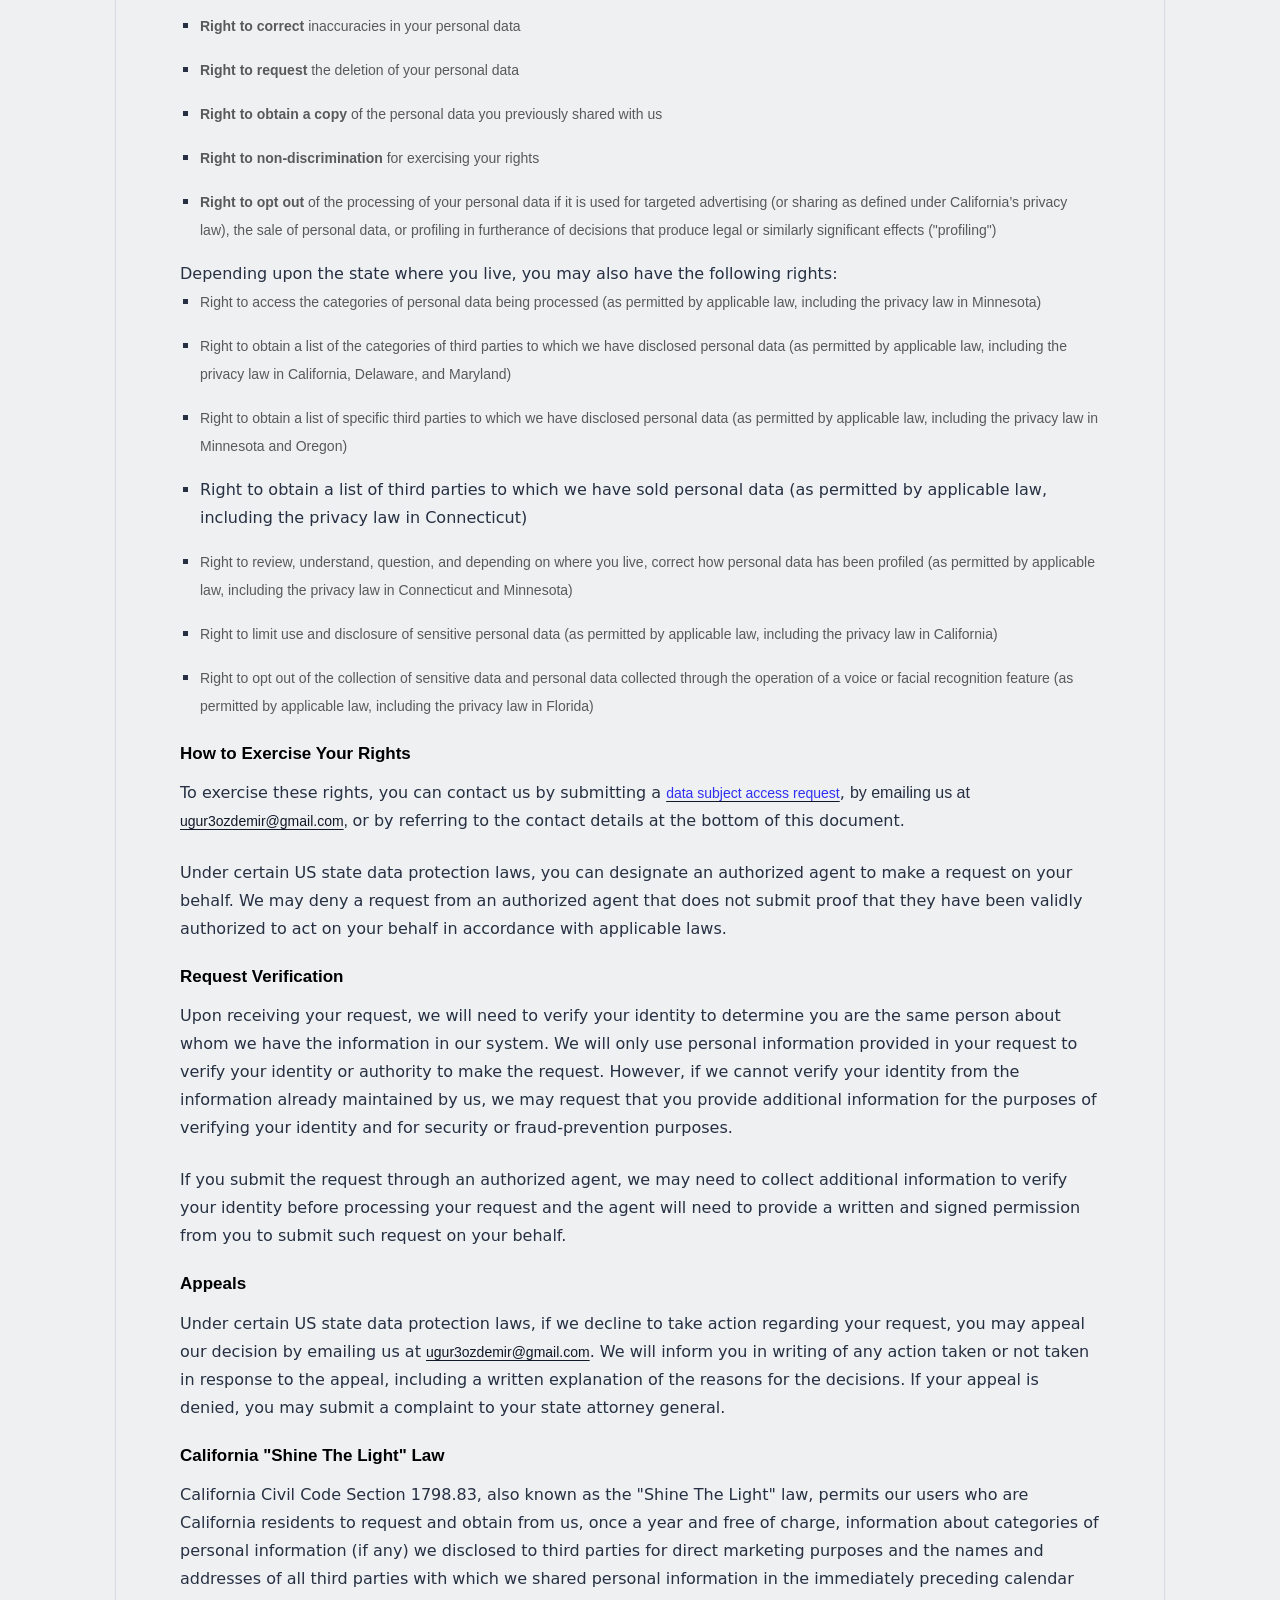
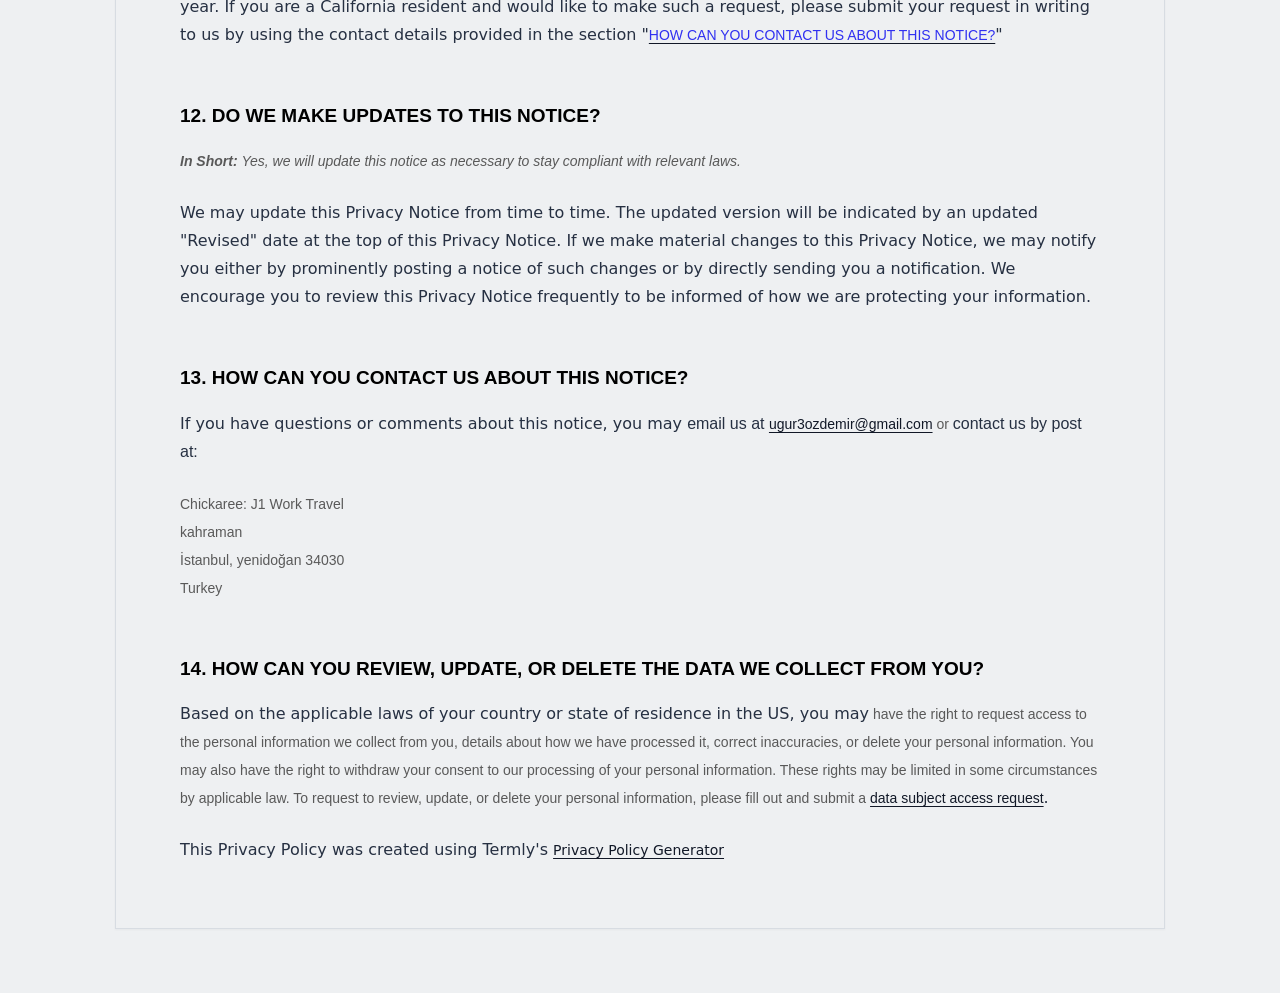
<file: privacy.html>
<!doctype html>
<html lang="en">
<head>
  <meta charset="utf-8">
  <meta name="viewport" content="width=device-width, initial-scale=1">
  <title>Privacy Policy | Chickaree</title>
<style>
  [data-custom-class='body'], [data-custom-class='body'] * {
          background: transparent !important;
        }
[data-custom-class='title'], [data-custom-class='title'] * {
          font-family: Arial !important;
font-size: 26px !important;
color: #000000 !important;
        }
[data-custom-class='subtitle'], [data-custom-class='subtitle'] * {
          font-family: Arial !important;
color: #595959 !important;
font-size: 14px !important;
        }
[data-custom-class='heading_1'], [data-custom-class='heading_1'] * {
          font-family: Arial !important;
font-size: 19px !important;
color: #000000 !important;
        }
[data-custom-class='heading_2'], [data-custom-class='heading_2'] * {
          font-family: Arial !important;
font-size: 17px !important;
color: #000000 !important;
        }
[data-custom-class='body_text'], [data-custom-class='body_text'] * {
          color: #595959 !important;
font-size: 14px !important;
font-family: Arial !important;
        }
[data-custom-class='link'], [data-custom-class='link'] * {
          color: #3030F1 !important;
font-size: 14px !important;
font-family: Arial !important;
word-break: break-word !important;
        }
</style>
      <style>
        html {
          background: #eef0f2;
        }

        body {
          margin: 0;
          padding: 48px 20px 64px;
          background: #eef0f2;
          color: #14181f;
          font-family: Inter, ui-sans-serif, system-ui, -apple-system, BlinkMacSystemFont, "Segoe UI", sans-serif;
          -webkit-font-smoothing: antialiased;
          text-rendering: optimizeLegibility;
        }

        body > span:first-of-type {
          display: none !important;
        }

        [data-custom-class='body'] {
          display: block;
          width: min(920px, 100%);
          margin: 0 auto;
          background: #ffffff;
          border: 1px solid #d7dce2;
          box-shadow: 0 1px 2px rgba(16, 24, 40, 0.04);
          padding: clamp(28px, 5vw, 64px);
        }

        [data-custom-class='title'],
        [data-custom-class='heading_1'],
        [data-custom-class='heading_2'] {
          font-family: Georgia, "Times New Roman", serif !important;
          color: #111827 !important;
          line-height: 1.18 !important;
          font-weight: 700 !important;
        }

        [data-custom-class='title'] {
          font-size: clamp(2.25rem, 4vw, 3.5rem) !important;
          letter-spacing: -0.02em;
        }

        [data-custom-class='heading_1'] {
          font-size: 1.5rem !important;
        }

        [data-custom-class='heading_2'] {
          font-size: 1.15rem !important;
        }

        [data-custom-class='subtitle'] {
          font-family: inherit !important;
          color: #667085 !important;
          font-size: 0.95rem !important;
          letter-spacing: 0.02em;
        }

        [data-custom-class='body_text'] {
          font-family: inherit !important;
          color: #263042 !important;
          font-size: 1rem !important;
          line-height: 1.75 !important;
        }

        [data-custom-class='link'] {
          color: #111827 !important;
          font-family: inherit !important;
          text-decoration: underline !important;
          text-underline-offset: 3px !important;
          word-break: break-word !important;
        }

        [data-custom-class='body'] p,
        [data-custom-class='body'] li,
        [data-custom-class='body'] div {
          max-width: 100%;
        }

        [data-custom-class='body'] p,
        [data-custom-class='body'] li {
          margin: 0 0 1rem;
        }

        [data-custom-class='body'] ul,
        [data-custom-class='body'] ol {
          margin: 0 0 1rem;
          padding-left: 1.25rem;
        }

        [data-custom-class='body'] h1,
        [data-custom-class='body'] h2,
        [data-custom-class='body'] h3 {
          margin: 0 0 0.9em;
        }

        [data-custom-class='body'] h2 {
          margin-top: 2rem;
        }

        [data-custom-class='body'] h3 {
          margin-top: 1.5rem;
        }
      </style>
    </head>
    <body>
      <span style="display: block;margin: 0 auto 3.125rem;width: 11.125rem;height: 2.375rem;background: url([data-uri]) center no-repeat;"></span>

      <div data-custom-class="body">
      <div><strong><span style="font-size: 26px;"><span data-custom-class="title"><bdt class="block-component"></bdt><bdt class="question"><h1>PRIVACY POLICY</h1></bdt><bdt class="statement-end-if-in-editor"></bdt></span></span></strong></div><div><span style="color: rgb(127, 127, 127);"><strong><span style="font-size: 15px;"><span data-custom-class="subtitle">Last updated <bdt class="question">April 17, 2026</bdt></span></span></strong></span></div><div><br></div><div><br></div><div><br></div><div style="line-height: 1.5;"><span style="color: rgb(127, 127, 127);"><span style="color: rgb(89, 89, 89); font-size: 15px;"><span data-custom-class="body_text">This Privacy Notice for <bdt class="question noTranslate">Chickaree: J1 Work Travel</bdt><bdt class="block-component"></bdt></bdt> (<bdt class="block-component"></bdt>"<strong>we</strong>," "<strong>us</strong>," or "<strong>our</strong>"<bdt class="statement-end-if-in-editor"></bdt></span><span data-custom-class="body_text">), describes how and why we might access, collect, store, use, and/or share (<bdt class="block-component"></bdt>"<strong>process</strong>"<bdt class="statement-end-if-in-editor"></bdt>) your personal information when you use our services (<bdt class="block-component"></bdt>"<strong>Services</strong>"<bdt class="statement-end-if-in-editor"></bdt>), including when you:</span></span></span><span style="font-size: 15px;"><span style="color: rgb(127, 127, 127);"><span data-custom-class="body_text"><span style="color: rgb(89, 89, 89);"><span data-custom-class="body_text"><bdt class="block-component"></bdt></span></span></span></span></span></span></span></span></li></ul><div><bdt class="block-component"><span style="font-size: 15px;"><span style="font-size: 15px;"><span style="color: rgb(127, 127, 127);"><span data-custom-class="body_text"><span style="color: rgb(89, 89, 89);"><span data-custom-class="body_text"><bdt class="block-component"></bdt></span></span></span></span></span></span></bdt></div><ul><li data-custom-class="body_text" style="line-height: 1.5;"><span style="font-size: 15px; color: rgb(89, 89, 89);"><span style="font-size: 15px; color: rgb(89, 89, 89);"><span data-custom-class="body_text">Download and use<bdt class="block-component"></bdt> our mobile application<bdt class="block-component"></bdt> (<bdt class="question noTranslate">Chickaree: J1 Work Travel)<span style="font-size: 15px; color: rgb(89, 89, 89);"><span style="font-size: 15px; color: rgb(89, 89, 89);"><span data-custom-class="body_text"><span style="font-size: 15px;"><span style="color: rgb(89, 89, 89);"><span data-custom-class="body_text"><span style="font-size: 15px;"><span style="color: rgb(89, 89, 89);"><bdt class="statement-end-if-in-editor">,</bdt></span></span></span></span></span></span></span></span></bdt></span><span data-custom-class="body_text"><span style="font-size: 15px;"><span style="color: rgb(89, 89, 89);"><span data-custom-class="body_text"><span style="font-size: 15px;"><span style="color: rgb(89, 89, 89);"><bdt class="statement-end-if-in-editor"><bdt class="block-component"> or any other application of ours that links to this Privacy Notice</bdt></bdt></span></span></span></span></span></span></span></span></li></ul><div style="line-height: 1.5;"><bdt class="block-component"><span style="font-size: 15px;"></span></bdt></li></ul><div style="line-height: 1.5;"><span style="font-size: 15px;"><span style="color: rgb(127, 127, 127);"><span data-custom-class="body_text"><span style="color: rgb(89, 89, 89);"><span data-custom-class="body_text"><bdt class="block-component"></bdt></span></span></span></span></span></div><ul><li data-custom-class="body_text" style="line-height: 1.5;"><span style="font-size: 15px; color: rgb(89, 89, 89);"><span style="font-size: 15px; color: rgb(89, 89, 89);"><span data-custom-class="body_text">Engage with us in other related ways, including any marketing or events<span style="font-size: 15px;"><span style="color: rgb(89, 89, 89);"><span data-custom-class="body_text"><span style="font-size: 15px;"><span style="color: rgb(89, 89, 89);"><bdt class="statement-end-if-in-editor"></bdt></span></span></span></span></span></span></span></span></li></ul><div style="line-height: 1.5;"><span style="font-size: 15px;"><span style="color: rgb(127, 127, 127);"><span data-custom-class="body_text"><strong>Questions or concerns? </strong>Reading this Privacy Notice will help you understand your privacy rights and choices. We are responsible for making decisions about how your personal information is processed. If you do not agree with our policies and practices, please do not use our Services.<bdt class="block-component"></bdt> If you still have any questions or concerns, please contact us at <bdt class="question noTranslate"><a target="_blank" data-custom-class="link" href="mailto:ugur3ozdemir@gmail.com">ugur3ozdemir@gmail.com</a></bdt>.</span></span></span></div><div style="line-height: 1.5;"><br></div><div style="line-height: 1.5;"><br></div><div style="line-height: 1.5;"><strong><span style="font-size: 15px;"><span data-custom-class="heading_1"><h2>SUMMARY OF KEY POINTS</h2></span></span></strong></div><div style="line-height: 1.5;"><span style="font-size: 15px;"><span data-custom-class="body_text"><strong><em>This summary provides key points from our Privacy Notice, but you can find out more details about any of these topics by clicking the link following each key point or by using our </em></strong></span></span><a data-custom-class="link" href="#toc"><span style="color: rgb(0, 58, 250); font-size: 15px;"><span data-custom-class="body_text"><strong><em>table of contents</em></strong></span></span></a><span style="font-size: 15px;"><span data-custom-class="body_text"><strong><em> below to find the section you are looking for.</em></strong></span></span></div><div style="line-height: 1.5;"><br></div><div style="line-height: 1.5;"><span style="font-size: 15px;"><span data-custom-class="body_text"><strong>What personal information do we process?</strong> When you visit, use, or navigate our Services, we may process personal information depending on how you interact with us and the Services, the choices you make, and the products and features you use. Learn more about </span></span><a data-custom-class="link" href="#personalinfo"><span style="color: rgb(0, 58, 250); font-size: 15px;"><span data-custom-class="body_text">personal information you disclose to us</span></span></a><span data-custom-class="body_text">.</span></div><div style="line-height: 1.5;"><br></div><div style="line-height: 1.5;"><span style="font-size: 15px;"><span data-custom-class="body_text"><strong>Do we process any sensitive personal information? </strong>Some of the information may be considered <bdt class="block-component"></bdt>"special" or "sensitive"<bdt class="statement-end-if-in-editor"></bdt> in certain jurisdictions, for example your racial or ethnic origins, sexual orientation, and religious beliefs. <bdt class="block-component"></bdt>We do not process sensitive personal information.<bdt class="else-block"></bdt></span></span></div><div style="line-height: 1.5;"><br></div><div style="line-height: 1.5;"><span style="font-size: 15px;"><span data-custom-class="body_text"><strong>Do we collect any information from third parties?</strong> <bdt class="block-component"></bdt>We do not collect any information from third parties.<bdt class="else-block"></bdt></span></span></div><div style="line-height: 1.5;"><br></div><div style="line-height: 1.5;"><span style="font-size: 15px;"><span data-custom-class="body_text"><strong>How do we process your information?</strong> We process your information to provide, improve, and administer our Services, communicate with you, for security and fraud prevention, and to comply with law. We may also process your information for other purposes with your consent. We process your information only when we have a valid legal reason to do so. Learn more about </span></span><a data-custom-class="link" href="#infouse"><span style="color: rgb(0, 58, 250); font-size: 15px;"><span data-custom-class="body_text">how we process your information</span></span></a><span data-custom-class="body_text">.</span></div><div style="line-height: 1.5;"><br></div><div style="line-height: 1.5;"><span style="font-size: 15px;"><span data-custom-class="body_text"><strong>In what situations and with which <bdt class="block-component"></bdt>parties do we share personal information?</strong> We may share information in specific situations and with specific <bdt class="block-component"></bdt>third parties. Learn more about </span></span><a data-custom-class="link" href="#whoshare"><span style="color: rgb(0, 58, 250); font-size: 15px;"><span data-custom-class="body_text">when and with whom we share your personal information</span></span></a><span style="font-size: 15px;"><span data-custom-class="body_text">.<bdt class="block-component"></bdt></span></span></div><div style="line-height: 1.5;"><br></div><div style="line-height: 1.5;"><span style="font-size: 15px;"><span data-custom-class="body_text"><strong>How do we keep your information safe?</strong> We have adequate <bdt class="block-component"></bdt>organizational<bdt class="statement-end-if-in-editor"></bdt> and technical processes and procedures in place to protect your personal information. However, no electronic transmission over the internet or information storage technology can be guaranteed to be 100% secure, so we cannot promise or guarantee that hackers, cybercriminals, or other <bdt class="block-component"></bdt>unauthorized<bdt class="statement-end-if-in-editor"></bdt> third parties will not be able to defeat our security and improperly collect, access, steal, or modify your information. Learn more about </span></span><a data-custom-class="link" href="#infosafe"><span style="color: rgb(0, 58, 250); font-size: 15px;"><span data-custom-class="body_text">how we keep your information safe</span></span></a><span data-custom-class="body_text">.</span><span style="font-size: 15px;"><span data-custom-class="body_text"><bdt class="statement-end-if-in-editor"></bdt></span></span></div><div style="line-height: 1.5;"><br></div><div style="line-height: 1.5;"><span style="font-size: 15px;"><span data-custom-class="body_text"><strong>What are your rights?</strong> Depending on where you are located geographically, the applicable privacy law may mean you have certain rights regarding your personal information. Learn more about </span></span><a data-custom-class="link" href="#privacyrights"><span style="color: rgb(0, 58, 250); font-size: 15px;"><span data-custom-class="body_text">your privacy rights</span></span></a><span data-custom-class="body_text">.</span></div><div style="line-height: 1.5;"><br></div><div style="line-height: 1.5;"><span style="font-size: 15px;"><span data-custom-class="body_text"><strong>How do you exercise your rights?</strong> The easiest way to exercise your rights is by <bdt class="block-component">submitting a </bdt></span></span><a data-custom-class="link" href="https://app.termly.io/dsar/b48e7b4d-13bd-43a9-8e42-cbb9d267a22a" rel="noopener noreferrer" target="_blank"><span style="color: rgb(0, 58, 250); font-size: 15px;"><span data-custom-class="body_text">data subject access request</span></span></a><span style="font-size: 15px;"><span data-custom-class="body_text"><bdt class="block-component"></bdt>, or by contacting us. We will consider and act upon any request in accordance with applicable data protection laws.</span></span></div><div style="line-height: 1.5;"><br></div><div style="line-height: 1.5;"><span style="font-size: 15px;"><span data-custom-class="body_text">Want to learn more about what we do with any information we collect? </span></span><a data-custom-class="link" href="#toc"><span style="color: rgb(0, 58, 250); font-size: 15px;"><span data-custom-class="body_text">Review the Privacy Notice in full</span></span></a><span style="font-size: 15px;"><span data-custom-class="body_text">.</span></span></div><div style="line-height: 1.5;"><br></div><div style="line-height: 1.5;"><br></div><div id="toc" style="line-height: 1.5;"><span style="font-size: 15px;"><span style="color: rgb(127, 127, 127);"><span style="color: rgb(0, 0, 0);"><strong><span data-custom-class="heading_1"><h2>TABLE OF CONTENTS</h2></span></strong></span></span></span></div><div style="line-height: 1.5;"><span style="font-size: 15px;"><a data-custom-class="link" href="#infocollect"><span style="color: rgb(0, 58, 250);">1. WHAT INFORMATION DO WE COLLECT?</span></a></span></div><div style="line-height: 1.5;"><span style="font-size: 15px;"><a data-custom-class="link" href="#infouse"><span style="color: rgb(0, 58, 250);">2. HOW DO WE PROCESS YOUR INFORMATION?<bdt class="block-component"></bdt></span></a></span></div><div style="line-height: 1.5;"><span style="font-size: 15px;"><span style="color: rgb(0, 58, 250);"><a data-custom-class="link" href="#whoshare">3. WHEN AND WITH WHOM DO WE SHARE YOUR PERSONAL INFORMATION?</a></span><span data-custom-class="body_text"><bdt class="block-component"></bdt></a><span style="color: rgb(127, 127, 127);"><span style="color: rgb(89, 89, 89);"><span data-custom-class="body_text"><span style="color: rgb(89, 89, 89);"><bdt class="block-component"></bdt></span></span></span></span></span></div><div style="line-height: 1.5;"><span style="font-size: 15px;"><a data-custom-class="link" href="#cookies"><span style="color: rgb(0, 58, 250);">4. DO WE USE COOKIES AND OTHER TRACKING TECHNOLOGIES?</span></a><span style="color: rgb(127, 127, 127);"><span style="color: rgb(89, 89, 89);"><span data-custom-class="body_text"><span style="color: rgb(89, 89, 89);"><bdt class="statement-end-if-in-editor"></bdt></span></span></span></span><bdt class="block-component"></bdt></span></div><div style="line-height: 1.5;"><a data-custom-class="link" href="#ai"><span style="color: rgb (0, 58, 250);">5. DO WE OFFER ARTIFICIAL INTELLIGENCE-BASED PRODUCTS?</span></a><span style="font-size: 15px;"><bdt class="statement-end-if-in-editor"></bdt></span></div><div style="line-height: 1.5;"><span style="font-size: 15px;"><span style="color: rgb(127, 127, 127);"><span style="color: rgb(89, 89, 89);"><span data-custom-class="body_text"><span style="color: rgb(89, 89, 89);"><span style="color: rgb(89, 89, 89);"><span style="color: rgb(89, 89, 89);"><bdt class="block-component"></bdt></span></span> <bdt class="block-component"></bdt></span></span></span></span></span></div><div style="line-height: 1.5;"><span style="font-size: 15px;"><a data-custom-class="link" href="#inforetain"><span style="color: rgb(0, 58, 250);">6. HOW LONG DO WE KEEP YOUR INFORMATION?</span></a><span style="color: rgb(127, 127, 127);"><span style="color: rgb(89, 89, 89);"><span data-custom-class="body_text"><span style="color: rgb(89, 89, 89);"><span style="color: rgb(89, 89, 89);"><bdt class="block-component"></bdt></span></span></span></span></span></span></div><div style="line-height: 1.5;"><span style="font-size: 15px;"><a data-custom-class="link" href="#infosafe"><span style="color: rgb(0, 58, 250);">7. HOW DO WE KEEP YOUR INFORMATION SAFE?</span></a><span style="color: rgb(127, 127, 127);"><span style="color: rgb(89, 89, 89);"><span data-custom-class="body_text"><span style="color: rgb(89, 89, 89);"><bdt class="statement-end-if-in-editor"></bdt><bdt class="block-component"></bdt></span></span></span></span></span></div><div style="line-height: 1.5;"><span style="font-size: 15px;"><a data-custom-class="link" href="#infominors"><span style="color: rgb(0, 58, 250);">8. DO WE COLLECT INFORMATION FROM MINORS?</span></a><span style="color: rgb(127, 127, 127);"><span style="color: rgb(89, 89, 89);"><span data-custom-class="body_text"><span style="color: rgb(89, 89, 89);"><bdt class="statement-end-if-in-editor"></bdt></span></span></span></span></span></div><div style="line-height: 1.5;"><span style="font-size: 15px;"><span style="color: rgb(0, 58, 250);"><a data-custom-class="link" href="#privacyrights">9. WHAT ARE YOUR PRIVACY RIGHTS?</a></span></span></div><div style="line-height: 1.5;"><span style="font-size: 15px;"><a data-custom-class="link" href="#DNT"><span style="color: rgb(0, 58, 250);">10. CONTROLS FOR DO-NOT-TRACK FEATURES<bdt class="block-component"></bdt></span></a></span></div><div style="line-height: 1.5;"><span style="font-size: 15px;"><a data-custom-class="link" href="#uslaws"><span style="color: rgb(0, 58, 250);">11. DO UNITED STATES RESIDENTS HAVE SPECIFIC PRIVACY RIGHTS?</span></a></span><bdt class="block-component"><span style="font-size: 15px;"><span data-custom-class="body_text"></span></bdt></span></div><div style="line-height: 1.5;"><bdt class="block-component"><span style="font-size: 15px;"></bdt><bdt class="block-component"></bdt><bdt class="block-component"></bdt><bdt class="block-component"></bdt><bdt class="block-component"></bdt><bdt class="block-component"></bdt><bdt class="block-component"></bdt><bdt class="block-component"></bdt><bdt class="block-component"></bdt><bdt class="block-component"></span></bdt></div><div style="line-height: 1.5;"><span style="font-size: 15px;"><a data-custom-class="link" href="#policyupdates"><span style="color: rgb(0, 58, 250);">12. DO WE MAKE UPDATES TO THIS NOTICE?</span></a></span></div><div style="line-height: 1.5;"><a data-custom-class="link" href="#contact"><span style="color: rgb(0, 58, 250); font-size: 15px;">13. HOW CAN YOU CONTACT US ABOUT THIS NOTICE?</span></a></div><div style="line-height: 1.5;"><a data-custom-class="link" href="#request"><span style="color: rgb(0, 58, 250);">14. HOW CAN YOU REVIEW, UPDATE, OR DELETE THE DATA WE COLLECT FROM YOU?</span></a></div><div style="line-height: 1.5;"><br></div><div style="line-height: 1.5;"><br></div><div id="infocollect" style="line-height: 1.5;"><span style="color: rgb(0, 0, 0);"><span style="color: rgb(0, 0, 0); font-size: 15px;"><span style="font-size: 15px; color: rgb(0, 0, 0);"><span style="font-size: 15px; color: rgb(0, 0, 0);"><span id="control" style="color: rgb(0, 0, 0);"><strong><span data-custom-class="heading_1"><h2>1. WHAT INFORMATION DO WE COLLECT?</h2></span></strong></span></span></span></span></span><span data-custom-class="heading_2" id="personalinfo" style="color: rgb(0, 0, 0);"><span style="font-size: 15px;"><strong><h3>Personal information you disclose to us</h3></strong></span></span><span style="color: rgb(127, 127, 127);"><span style="color: rgb(89, 89, 89); font-size: 15px;"><span data-custom-class="body_text"><span style="font-size: 15px; color: rgb(89, 89, 89);"><span style="font-size: 15px; color: rgb(89, 89, 89);"><span data-custom-class="body_text"><strong><em>In Short:</em></strong></span></span></span></span><span data-custom-class="body_text"><span style="font-size: 15px; color: rgb(89, 89, 89);"><span style="font-size: 15px; color: rgb(89, 89, 89);"><span data-custom-class="body_text"><strong><em> </em></strong><em>We collect personal information that you provide to us.</em></span></span></span></span></span></span></div><div style="line-height: 1.5;"><br></div><div style="line-height: 1.5;"><span style="font-size: 15px; color: rgb(89, 89, 89);"><span style="font-size: 15px; color: rgb(89, 89, 89);"><span data-custom-class="body_text">We collect personal information that you voluntarily provide to us when you <span style="font-size: 15px;"><bdt class="block-component"></bdt></span>register on the Services, </span><span style="font-size: 15px;"><span data-custom-class="body_text"><span style="font-size: 15px;"><bdt class="statement-end-if-in-editor"></bdt></span></span><span data-custom-class="body_text">express an interest in obtaining information about us or our products and Services, when you participate in activities on the Services, or otherwise when you contact us.</span></span></span></span></div><div style="line-height: 1.5;"><br></div><div style="line-height: 1.5;"><span style="font-size: 15px; color: rgb(89, 89, 89);"><span style="font-size: 15px; color: rgb(89, 89, 89);"><span data-custom-class="body_text"><span style="font-size: 15px;"><bdt class="block-component"></bdt></span></span></span></span></div><div style="line-height: 1.5;"><span style="font-size: 15px; color: rgb(89, 89, 89);"><span style="font-size: 15px; color: rgb(89, 89, 89);"><span data-custom-class="body_text"><strong>Personal Information Provided by You.</strong> The personal information that we collect depends on the context of your interactions with us and the Services, the choices you make, and the products and features you use. The personal information we collect may include the following:<span style="font-size: 15px;"><span data-custom-class="body_text"><bdt class="forloop-component"></bdt></span></span></span></span></span></div><ul><li data-custom-class="body_text" style="line-height: 1.5;"><span style="font-size: 15px; color: rgb(89, 89, 89);"><span style="font-size: 15px; color: rgb(89, 89, 89);"><span data-custom-class="body_text"><span style="font-size: 15px;"><span data-custom-class="body_text"><bdt class="question">names</bdt></span></span></span></span></span></li></ul><div style="line-height: 1.5;"><span style="font-size: 15px; color: rgb(89, 89, 89);"><span style="font-size: 15px; color: rgb(89, 89, 89);"><span data-custom-class="body_text"><span style="font-size: 15px;"><span data-custom-class="body_text"><bdt class="forloop-component"></bdt></span></span></span></span></span></div><ul><li data-custom-class="body_text" style="line-height: 1.5;"><span style="font-size: 15px; color: rgb(89, 89, 89);"><span style="font-size: 15px; color: rgb(89, 89, 89);"><span data-custom-class="body_text"><span style="font-size: 15px;"><span data-custom-class="body_text"><bdt class="question">email addresses</bdt></span></span></span></span></span></li></ul><div style="line-height: 1.5;"><span style="font-size: 15px; color: rgb(89, 89, 89);"><span style="font-size: 15px; color: rgb(89, 89, 89);"><span data-custom-class="body_text"><span style="font-size: 15px;"><span data-custom-class="body_text"><bdt class="forloop-component"></bdt></span></span></span></span></span></div><ul><li data-custom-class="body_text" style="line-height: 1.5;"><span style="font-size: 15px; color: rgb(89, 89, 89);"><span style="font-size: 15px; color: rgb(89, 89, 89);"><span data-custom-class="body_text"><span style="font-size: 15px;"><span data-custom-class="body_text"><bdt class="question">job titles</bdt></span></span></span></span></span></li></ul><div style="line-height: 1.5;"><span style="font-size: 15px; color: rgb(89, 89, 89);"><span style="font-size: 15px; color: rgb(89, 89, 89);"><span data-custom-class="body_text"><span style="font-size: 15px;"><span data-custom-class="body_text"><bdt class="forloop-component"></bdt></span></span></span></span></span></div><ul><li data-custom-class="body_text" style="line-height: 1.5;"><span style="font-size: 15px; color: rgb(89, 89, 89);"><span style="font-size: 15px; color: rgb(89, 89, 89);"><span data-custom-class="body_text"><span style="font-size: 15px;"><span data-custom-class="body_text"><bdt class="question">passwords</bdt></span></span></span></span></span></li></ul><div style="line-height: 1.5;"><span style="font-size: 15px; color: rgb(89, 89, 89);"><span style="font-size: 15px; color: rgb(89, 89, 89);"><span data-custom-class="body_text"><span style="font-size: 15px;"><span data-custom-class="body_text"><bdt class="forloop-component"></bdt></span><span data-custom-class="body_text"><bdt class="statement-end-if-in-editor"></bdt></span></span></span></span></span></div><div id="sensitiveinfo" style="line-height: 1.5;"><span style="font-size: 15px;"><span data-custom-class="body_text"><strong>Sensitive Information.</strong> <bdt class="block-component"></bdt>We do not process sensitive information.</span></span></div><div style="line-height: 1.5;"><br></div><div style="line-height: 1.5;"><span style="font-size: 15px;"><span data-custom-class="body_text"><bdt class="else-block"></bdt></span></span><span style="font-size: 15px; color: rgb(89, 89, 89);"><span style="font-size: 15px; color: rgb(89, 89, 89);"><span data-custom-class="body_text"><span style="font-size: 15px;"><span data-custom-class="body_text"><bdt class="block-component"></bdt></span></span></span></span></span></div><div style="line-height: 1.5;"><span style="font-size: 15px; color: rgb(89, 89, 89);"><span style="font-size: 15px; color: rgb(89, 89, 89);"><span data-custom-class="body_text"><strong>Payment Data.</strong> We may collect data necessary to process your payment if you choose to make purchases, such as your payment instrument number, and the security code associated with your payment instrument. All payment data is handled and stored by<bdt class="forloop-component"></bdt><span style="font-size: 15px; color: rgb(89, 89, 89);"><span style="font-size: 15px; color: rgb(89, 89, 89);"><span data-custom-class="body_text"><span style="font-size: 15px;"><span data-custom-class="body_text"><bdt class="block-component"></bdt></span></span></span></span></span> <bdt class="question noTranslate">apple</bdt><span style="font-size: 15px; color: rgb(89, 89, 89);"><span style="font-size: 15px; color: rgb(89, 89, 89);"><span data-custom-class="body_text"><span style="font-size: 15px; color: rgb(89, 89, 89);"><span style="font-size: 15px; color: rgb(89, 89, 89);"><span data-custom-class="body_text"><span style="font-size: 15px;"><span data-custom-class="body_text"><bdt class="block-component"></bdt></span></span></span><span data-custom-class="body_text"><span style="font-size: 15px;"><span style="color: rgb(89, 89, 89);"><span data-custom-class="body_text"><span style="font-size: 15px;"><span style="color: rgb(89, 89, 89);"><span data-custom-class="body_text"><span style="color: rgb(89, 89, 89);"><span style="font-size: 15px;"><span data-custom-class="body_text"><bdt class="forloop-component"></bdt><span style="font-size: 15px; color: rgb(89, 89, 89);"><span style="font-size: 15px; color: rgb(89, 89, 89);"><span data-custom-class="body_text"><span style="font-size: 15px;"><span data-custom-class="body_text"><bdt class="block-component"></bdt> and <span style="font-size: 15px; color: rgb(89, 89, 89);"><span style="font-size: 15px; color: rgb(89, 89, 89);"><span data-custom-class="body_text"><bdt class="question noTranslate">Google Play</bdt></span><span data-custom-class="body_text"><span style="font-size: 15px;"><span data-custom-class="body_text"><bdt class="statement-end-if-in-editor"></bdt></span></span></span><span data-custom-class="body_text"><span style="font-size: 15px;"><span style="color: rgb(89, 89, 89);"><span data-custom-class="body_text"><span style="font-size: 15px;"><span style="color: rgb(89, 89, 89);"><span data-custom-class="body_text"><span style="color: rgb(89, 89, 89);"><span style="font-size: 15px;"><span data-custom-class="body_text"><bdt class="forloop-component"></bdt></span></span></span></span></span></span></span></span></span></span></span></span>. You may find their privacy notice link(s) here:<span style="font-size: 15px; color: rgb(89, 89, 89);"><span style="font-size: 15px; color: rgb(89, 89, 89);"><span data-custom-class="body_text"><bdt class="forloop-component"></bdt><span style="font-size: 15px; color: rgb(89, 89, 89);"><span style="font-size: 15px; color: rgb(89, 89, 89);"><span data-custom-class="body_text"><span style="font-size: 15px;"><span data-custom-class="body_text"><bdt class="block-component"></bdt></span></span></span></span></span></span></span></span> <span style="color: rgb(0, 58, 250);"><bdt class="question noTranslate"><a target="_blank" data-custom-class="link" href="https://www.apple.com/legal/privacy/">https://www.apple.com/legal/privacy/</a></bdt></span><span style="font-size: 15px; color: rgb(89, 89, 89);"><span style="font-size: 15px; color: rgb(89, 89, 89);"><span data-custom-class="body_text"><span style="font-size: 15px; color: rgb(89, 89, 89);"><span style="font-size: 15px; color: rgb(89, 89, 89);"><span data-custom-class="body_text"><span style="font-size: 15px; color: rgb(89, 89, 89);"><span style="font-size: 15px; color: rgb(89, 89, 89);"><span data-custom-class="body_text"><span style="font-size: 15px;"><span data-custom-class="body_text"><bdt class="block-component"></bdt></span></span></span></span></span></span></span></span><bdt class="forloop-component"></bdt><span style="font-size: 15px; color: rgb(89, 89, 89);"><span style="font-size: 15px; color: rgb(89, 89, 89);"><span data-custom-class="body_text"><span style="font-size: 15px;"><span data-custom-class="body_text"><bdt class="block-component"></bdt> and <span style="font-size: 15px; color: rgb(0, 58, 250);"><span style="font-size: 15px; color: rgb(0, 58, 250);"><span data-custom-class="body_text"><bdt class="question noTranslate"> <a target="_blank" data-custom-class="link" href="https://policies.google.com/privacy">https://policies.google.com/privacy</a></bdt></span><span data-custom-class="body_text"><span style="font-size: 15px; color: rgb(89, 89, 89);"><span style="font-size: 15px; color: rgb(89, 89, 89);"><span data-custom-class="body_text"><span style="font-size: 15px;"><span data-custom-class="body_text"><bdt class="statement-end-if-in-editor"></bdt></span></span></span></span></span></span></span></span><bdt class="forloop-component"></bdt><span style="font-size: 15px;"><span data-custom-class="body_text">.<bdt class="block-component"></bdt></span></span></span></span></span></div><div style="line-height: 1.5;"><br></div><div style="line-height: 1.5;"><span style="font-size: 15px; color: rgb(89, 89, 89);"><span style="font-size: 15px; color: rgb(89, 89, 89);"><span data-custom-class="body_text"><span style="font-size: 15px;"><span data-custom-class="body_text"><bdt class="statement-end-if-in-editor"><bdt class="block-component"></bdt></bdt></span></span></span></span><bdt class="block-component"><bdt class="block-component"></bdt></bdt></div><div style="line-height: 1.5;"><span data-custom-class="body_text"><span style="font-size: 15px;"><strong>Application Data.</strong> If you use our application(s), we also may collect the following information if you choose to provide us with access or permission:<bdt class="block-component"></bdt></span></span></li></ul><div style="line-height: 1.5;"><bdt class="block-component"><span style="font-size: 15px;"><span data-custom-class="body_text"></span></span></bdt></div><ul><li data-custom-class="body_text" style="line-height: 1.5;"><span style="font-size: 15px;"><span data-custom-class="body_text"><em>Mobile Device Access.</em> We may request access or permission to certain features from your mobile device, including your mobile device's <bdt class="forloop-component"></bdt><bdt class="question">camera</bdt>, <bdt class="forloop-component"></bdt>and other features. If you wish to change our access or permissions, you may do so in your device's settings.<bdt class="statement-end-if-in-editor"></bdt></span></span></li></ul><div style="line-height: 1.5;"><bdt class="block-component"><span style="font-size: 15px;"><span data-custom-class="body_text"></bdt></span></span></li></ul><div style="line-height: 1.5;"><bdt class="block-component"><span style="font-size: 15px;"><span data-custom-class="body_text"></span></span></bdt></div><ul><li data-custom-class="body_text" style="line-height: 1.5;"><span style="font-size: 15px;"><span data-custom-class="body_text"><em>Push Notifications.</em> We may request to send you push notifications regarding your account or certain features of the application(s). If you wish to opt out from receiving these types of communications, you may turn them off in your device's settings.<bdt class="statement-end-if-in-editor"></bdt></span></span></li></ul><div style="line-height: 1.5;"><span style="font-size: 15px;"><span data-custom-class="body_text">This information is primarily needed to maintain the security and operation of our application(s), for troubleshooting, and for our internal analytics and reporting purposes.</span></span></div><div style="line-height: 1.5;"><br></div><div style="line-height: 1.5;"><bdt class="statement-end-if-in-editor"><span style="font-size: 15px;"><span data-custom-class="body_text"></span></span></bdt></div><div style="line-height: 1.5;"><span style="font-size: 15px; color: rgb(89, 89, 89);"><span style="font-size: 15px; color: rgb(89, 89, 89);"><span data-custom-class="body_text">All personal information that you provide to us must be true, complete, and accurate, and you must notify us of any changes to such personal information.</span></span></span></div><div style="line-height: 1.5;"><span style="font-size: 15px; color: rgb(89, 89, 89);"><span style="font-size: 15px; color: rgb(89, 89, 89);"><span data-custom-class="body_text"><bdt class="block-component"></bdt></span></span></span><span data-custom-class="heading_2" style="color: rgb(0, 0, 0);"><span style="font-size: 15px;"><strong><h3>Information automatically collected</h3></strong></span></span><span style="color: rgb(127, 127, 127);"><span style="color: rgb(89, 89, 89); font-size: 15px;"><span data-custom-class="body_text"><span style="font-size: 15px; color: rgb(89, 89, 89);"><span style="font-size: 15px; color: rgb(89, 89, 89);"><span data-custom-class="body_text"><strong><em>In Short:</em></strong></span></span></span></span><span data-custom-class="body_text"><span style="font-size: 15px; color: rgb(89, 89, 89);"><span style="font-size: 15px; color: rgb(89, 89, 89);"><span data-custom-class="body_text"><strong><em> </em></strong><em>Some information — such as your Internet Protocol (IP) address and/or browser and device characteristics — is collected automatically when you visit our Services.</em></span></span></span></span></span></span></div><div style="line-height: 1.5;"><br></div><div style="line-height: 1.5;"><span style="font-size: 15px; color: rgb(89, 89, 89);"><span style="font-size: 15px; color: rgb(89, 89, 89);"><span data-custom-class="body_text">We automatically collect certain information when you visit, use, or navigate the Services. This information does not reveal your specific identity (like your name or contact information) but may include device and usage information, such as your IP address, browser and device characteristics, operating system, language preferences, referring URLs, device name, country, location, information about how and when you use our Services, and other technical information. This information is primarily needed to maintain the security and operation of our Services, and for our internal analytics and reporting purposes.</span></span></span></div><div style="line-height: 1.5;"><br></div><div style="line-height: 1.5;"><span style="font-size: 15px; color: rgb(89, 89, 89);"><span style="font-size: 15px; color: rgb(89, 89, 89);"><span data-custom-class="body_text"><bdt class="block-component"></span></bdt></span><span data-custom-class="body_text"><bdt class="block-component"></bdt></span></span></span></div><div style="line-height: 1.5;"><span style="font-size: 15px; color: rgb(89, 89, 89);"><span style="font-size: 15px; color: rgb(89, 89, 89);"><span data-custom-class="body_text">The information we collect includes:<bdt class="block-component"></bdt></span></span></span></div><ul><li data-custom-class="body_text" style="line-height: 1.5;"><span style="font-size: 15px; color: rgb(89, 89, 89);"><span style="font-size: 15px; color: rgb(89, 89, 89);"><span data-custom-class="body_text"><em>Log and Usage Data.</em> Log and usage data is service-related, diagnostic, usage, and performance information our servers automatically collect when you access or use our Services and which we record in log files. Depending on how you interact with us, this log data may include your IP address, device information, browser type, and settings and information about your activity in the Services<span style="font-size: 15px;"> </span>(such as the date/time stamps associated with your usage, pages and files viewed, searches, and other actions you take such as which features you use), device event information (such as system activity, error reports (sometimes called <bdt class="block-component"></bdt>"crash dumps"<bdt class="statement-end-if-in-editor"></bdt>), and hardware settings).<span style="font-size: 15px;"><span style="color: rgb(89, 89, 89);"><span data-custom-class="body_text"><span style="font-size: 15px;"><span style="color: rgb(89, 89, 89);"><bdt class="statement-end-if-in-editor"></bdt></span></span></span></span></span></span></span></span></li></ul><div style="line-height: 1.5;"><bdt class="block-component"><span style="font-size: 15px;"><span data-custom-class="body_text"></bdt></span></span></span></span></span></span></span></span></li></ul><div style="line-height: 1.5;"><bdt class="block-component"><span style="font-size: 15px;"><span data-custom-class="body_text"></bdt></span></span></span></span></span></span></span></span></li></ul><div><bdt class="block-component"><span style="font-size: 15px;"></bdt></bdt><bdt class="statement-end-if-in-editor"></bdt></bdt></span></span></span><bdt class="block-component"><span style="font-size: 15px;"></span></bdt></div><div style="line-height: 1.5;"><span style="font-size: 15px;"><strong><span data-custom-class="heading_2"><h3>Google API</h3></span></strong><span data-custom-class="body_text">Our use of information received from Google APIs will adhere to </span></span><a data-custom-class="link" href="https://developers.google.com/terms/api-services-user-data-policy" rel="noopener noreferrer" target="_blank"><span style="color: rgb(0, 58, 250); font-size: 15px;"><span data-custom-class="body_text">Google API Services User Data Policy</span></span></a><span style="font-size: 15px;"><span data-custom-class="body_text">, including the </span></span><a data-custom-class="link" href="https://developers.google.com/terms/api-services-user-data-policy#limited-use" rel="noopener noreferrer" target="_blank"><span style="color: rgb(0, 58, 250); font-size: 15px;"><span data-custom-class="body_text">Limited Use requirements</span></span></a><span style="font-size: 15px;"><span data-custom-class="body_text">.</span> <br></span></div><div><span style="font-size: 15px;"><br></span></div><div style="line-height: 1.5;"><bdt class="statement-end-if-in-editor"><span style="font-size: 15px;"></span></bdt><span style="font-size: 15px; color: rgb(89, 89, 89);"><span style="font-size: 15px; color: rgb(89, 89, 89);"><span data-custom-class="body_text"><span style="color: rgb(89, 89, 89); font-size: 15px;"><span data-custom-class="body_text"><span style="color: rgb(89, 89, 89); font-size: 15px;"><span data-custom-class="body_text"><bdt class="statement-end-if-in-editor"><bdt class="block-component"></bdt></bdt></span></span></span></span></bdt></span></span></span></span></span></span></span></span><span style="font-size: 15px;"><span data-custom-class="body_text"><bdt class="block-component"></bdt></span></span></div><div style="line-height: 1.5;"><br></div><div id="infouse" style="line-height: 1.5;"><span style="color: rgb(127, 127, 127);"><span style="color: rgb(89, 89, 89); font-size: 15px;"><span style="font-size: 15px; color: rgb(89, 89, 89);"><span style="font-size: 15px; color: rgb(89, 89, 89);"><span id="control" style="color: rgb(0, 0, 0);"><strong><span data-custom-class="heading_1"><h2>2. HOW DO WE PROCESS YOUR INFORMATION?</h2></span></strong></span></span></span><span data-custom-class="body_text"><span style="font-size: 15px; color: rgb(89, 89, 89);"><span style="font-size: 15px; color: rgb(89, 89, 89);"><span data-custom-class="body_text"><strong><em>In Short: </em></strong><em>We process your information to provide, improve, and administer our Services, communicate with you, for security and fraud prevention, and to comply with law.<bdt class="block-component"></bdt> We may also process your information for other purposes <bdt class="block-component"></bdt>with your<bdt class="statement-end-if-in-editor"></bdt> consent.</em></span></span></span></span></span></span></div><div style="line-height: 1.5;"><br></div><div style="line-height: 1.5;"><span style="font-size: 15px; color: rgb(89, 89, 89);"><span style="font-size: 15px; color: rgb(89, 89, 89);"><span data-custom-class="body_text"><strong>We process your personal information for a variety of reasons, depending on how you interact with our Services, including:</strong><bdt class="block-component"></bdt></span></span></span></div><ul><li data-custom-class="body_text" style="line-height: 1.5;"><span style="font-size: 15px; color: rgb(89, 89, 89);"><span style="font-size: 15px; color: rgb(89, 89, 89);"><span data-custom-class="body_text"><strong>To facilitate account creation and authentication and otherwise manage user accounts. </strong>We may process your information so you can create and log in to your account, as well as keep your account in working order.<span style="font-size: 15px; color: rgb(89, 89, 89);"><span style="font-size: 15px; color: rgb(89, 89, 89);"><span data-custom-class="body_text"><span style="font-size: 15px;"><span style="color: rgb(89, 89, 89);"><span data-custom-class="body_text"><span style="font-size: 15px;"><span style="color: rgb(89, 89, 89);"><span data-custom-class="body_text"><bdt class="statement-end-if-in-editor"></bdt></span></span></span></span></span></span></span></span></span></span></span></span></li></ul><div style="line-height: 1.5;"><span style="font-size: 15px; color: rgb(89, 89, 89);"><span style="font-size: 15px; color: rgb(89, 89, 89);"><span data-custom-class="body_text"><bdt class="block-component"></bdt></span></span></span></span></span></span></span></span></span></span></span></span></span></span></span></li></ul><div style="line-height: 1.5;"><span style="font-size: 15px; color: rgb(89, 89, 89);"><span style="font-size: 15px; color: rgb(89, 89, 89);"><span data-custom-class="body_text"><bdt class="block-component"></bdt></span></span></span></span></span></span></span></span></span></span></span></span></span></span></span></span></span></span></span></span></span></li></ul><div style="line-height: 1.5;"><span style="font-size: 15px; color: rgb(89, 89, 89);"><span style="font-size: 15px; color: rgb(89, 89, 89);"><span data-custom-class="body_text"><bdt class="block-component"></bdt></span></span></span></span></span></span></span></span></span></span></span></span></li></ul><div style="line-height: 1.5;"><span style="font-size: 15px; color: rgb(89, 89, 89);"><span style="font-size: 15px; color: rgb(89, 89, 89);"><span data-custom-class="body_text"><bdt class="block-component"></bdt></span></span></span></li></ul><div style="line-height: 1.5;"><bdt class="block-component"><span style="font-size: 15px;"></bdt></span></span></span></span></span></span></li></ul><div style="line-height: 1.5;"><bdt class="block-component"><span style="font-size: 15px;"></bdt></span></span></span></span></span></span></span></span></span></li></ul><div style="line-height: 1.5;"><bdt class="block-component"><span style="font-size: 15px;"></bdt></span></span></span></span></span></span></span></span></span></span></span></span></li></ul><div style="line-height: 1.5;"><bdt class="block-component"><span style="font-size: 15px;"><span data-custom-class="body_text"></span></span></bdt></li></ul><p style="font-size: 15px; line-height: 1.5;"><bdt class="block-component"><span style="font-size: 15px;"></bdt></span></span></span></span></span></span></span></span></span></span></span></li></ul><p style="font-size: 15px; line-height: 1.5;"><bdt class="block-component"><span style="font-size: 15px;"></bdt></span></span></span></span></span></span></span></span></span></span></span></li></ul><p style="font-size: 15px; line-height: 1.5;"><bdt class="block-component"></bdt></p><ul><li data-custom-class="body_text" style="line-height: 1.5;"><span style="font-size: 15px;"><span style="color: rgb(89, 89, 89);"><span style="color: rgb(89, 89, 89);"><span data-custom-class="body_text"><strong>To request feedback. </strong>We may process your information when necessary to request feedback and to contact you about your use of our Services.<span style="color: rgb(89, 89, 89);"><span style="color: rgb(89, 89, 89);"><span data-custom-class="body_text"><span style="color: rgb(89, 89, 89);"><span data-custom-class="body_text"><span style="color: rgb(89, 89, 89);"><span data-custom-class="body_text"><bdt class="statement-end-if-in-editor"></bdt></span></span></span></span></span></span></span></span></span></span></span></li></ul><p style="font-size: 15px; line-height: 1.5;"><bdt class="block-component"></bdt></span></span></span></span></span></span></span></span></span></span></span></li></ul><div style="line-height: 1.5;"><bdt class="block-component"><span style="font-size: 15px;"><span data-custom-class="body_text"></span></bdt></span></li></ul><div style="line-height: 1.5;"><bdt class="block-component"><span style="font-size: 15px;"></bdt></span></span></span></li></ul><div style="line-height: 1.5;"><bdt class="block-component"><span style="font-size: 15px;"></bdt></span></span></span></li></ul><div style="line-height: 1.5;"><span style="font-size: 15px;"><bdt class="block-component"><span data-custom-class="body_text"></bdt></span></span></li></ul><div style="line-height: 1.5;"><bdt class="block-component"><span style="font-size: 15px;"><span data-custom-class="body_text"></bdt></span></span></li></ul><div style="line-height: 1.5;"><bdt class="block-component"><span style="font-size: 15px;"><span data-custom-class="body_text"></span></span></bdt></li></ul><div style="line-height: 1.5;"><bdt class="block-component"><span style="font-size: 15px;"><span data-custom-class="body_text"></span></span></bdt></li></ul><div style="line-height: 1.5;"><bdt class="block-component"><span style="font-size: 15px;"><span data-custom-class="body_text"></span></span></bdt></li></ul><div style="line-height: 1.5;"><bdt class="block-component"><span style="font-size: 15px;"><span data-custom-class="body_text"></span></span></bdt></li></ul><div style="line-height: 1.5;"><bdt class="block-component"><span style="font-size: 15px;"><span data-custom-class="body_text"></span></span></bdt></div><ul><li data-custom-class="body_text" style="line-height: 1.5;"><span data-custom-class="body_text"><span style="font-size: 15px;"><strong>To identify usage trends.</strong> We may process information about how you use our Services to better understand how they are being used so we can improve them.</span></span><bdt class="statement-end-if-in-editor"><span style="font-size: 15px;"><span data-custom-class="body_text"></span></span></bdt></li></ul><div style="line-height: 1.5;"><bdt class="block-component"><span style="font-size: 15px;"><span data-custom-class="body_text"></span></span></bdt></li></ul><div style="line-height: 1.5;"><bdt class="block-component"><span style="font-size: 15px;"><span data-custom-class="body_text"></bdt></span></span></li></ul><div style="line-height: 1.5;"><bdt class="block-component"><span style="font-size: 15px;"><span data-custom-class="body_text"></bdt></span></span></li></ul><div style="line-height: 1.5;"><bdt class="block-component"><span style="font-size: 15px;"><span data-custom-class="body_text"></bdt></span></span></li></ul><div style="line-height: 1.5;"><bdt class="block-component"><span style="font-size: 15px;"><span data-custom-class="body_text"></span></span></bdt></li></ul><div style="line-height: 1.5;"><bdt class="block-component"><span style="font-size: 15px;"><span data-custom-class="body_text"></span></span></bdt><bdt class="block-component"><span style="font-size: 15px;"><span data-custom-class="body_text"></bdt></span></span><bdt class="block-component"><span style="font-size: 15px;"><span data-custom-class="body_text"></span></span></bdt><bdt class="block-component"><span style="font-size: 15px;"><span data-custom-class="body_text"></span></span></bdt></div><div style="line-height: 1.5;"><br></div><div id="whoshare" style="line-height: 1.5;"><span style="color: rgb(127, 127, 127);"><span style="color: rgb(89, 89, 89); font-size: 15px;"><span style="font-size: 15px; color: rgb(89, 89, 89);"><span style="font-size: 15px; color: rgb(89, 89, 89);"><span id="control" style="color: rgb(0, 0, 0);"><strong><span data-custom-class="heading_1"><h2>3. WHEN AND WITH WHOM DO WE SHARE YOUR PERSONAL INFORMATION?</h2></span></strong></span></span></span></span></span><span style="font-size: 15px; color: rgb(89, 89, 89);"><span style="font-size: 15px; color: rgb(89, 89, 89);"><span data-custom-class="body_text"><strong><em>In Short:</em></strong><em> We may share information in specific situations described in this section and/or with the following <bdt class="block-component"></bdt>third parties.</em></span></span></span></div><div style="line-height: 1.5;"><span style="font-size: 15px; color: rgb(89, 89, 89);"><span style="font-size: 15px; color: rgb(89, 89, 89);"><span data-custom-class="body_text"><bdt class="block-component"></span></div><div style="line-height: 1.5;"><br></div><div style="line-height: 1.5;"><span style="font-size: 15px;"><span data-custom-class="body_text">We <bdt class="block-component"></bdt>may need to share your personal information in the following situations:</span></span></div><ul><li data-custom-class="body_text" style="line-height: 1.5;"><span style="font-size: 15px;"><span data-custom-class="body_text"><strong>Business Transfers.</strong> We may share or transfer your information in connection with, or during negotiations of, any merger, sale of company assets, financing, or acquisition of all or a portion of our business to another company.</span></span></li></ul><div style="line-height: 1.5;"><span style="font-size: 15px;"><span data-custom-class="body_text"><bdt class="block-component"></bdt></span></span></li></ul><div style="line-height: 1.5;"><span style="font-size: 15px;"><bdt class="block-component"><span data-custom-class="body_text"></span></bdt></span></li></ul><div style="line-height: 1.5;"><bdt class="block-component"><span style="font-size: 15px;"><span data-custom-class="body_text"></span></span></bdt></li></ul><div style="line-height: 1.5;"><bdt class="block-component"><span style="font-size: 15px;"><span data-custom-class="body_text"></bdt></span></span></li></ul><div style="line-height: 1.5;"><bdt class="block-component"><span style="font-size: 15px;"><span data-custom-class="body_text"></span></span></bdt><span data-custom-class="body_text"><span style="font-size: 15px;"><bdt class="block-component"></bdt></span></span></div><ul><li data-custom-class="body_text" style="line-height: 1.5;"><span data-custom-class="body_text"><span style="font-size: 15px;"><strong>Offer Wall. </strong>Our application(s) may display a third-party hosted <bdt class="block-component"></bdt>"offer wall."<bdt class="statement-end-if-in-editor"></bdt> Such an offer wall allows third-party advertisers to offer virtual currency, gifts, or other items to users in return for the acceptance and completion of an advertisement offer. Such an offer wall may appear in our application(s) and be displayed to you based on certain data, such as your geographic area or demographic information. When you click on an offer wall, you will be brought to an external website belonging to other persons and will leave our application(s). A unique identifier, such as your user ID, will be shared with the offer wall provider in order to prevent fraud and properly credit your account with the relevant reward.<bdt class="statement-end-if-in-editor"></bdt></span></span><bdt class="statement-end-if-in-editor"><span style="font-size: 15px;"><span data-custom-class="body_text"></span></span></bdt></li></ul><div style="line-height: 1.5;"><bdt class="block-component"><span style="font-size: 15px;"><span data-custom-class="body_text"></span></span></bdt><span style="color: rgb(89, 89, 89); font-size: 15px;"><span style="font-size: 15px;"><span style="color: rgb(89, 89, 89);"><span style="font-size: 15px;"><span style="color: rgb(89, 89, 89);"><bdt class="block-component"><span data-custom-class="heading_1"><bdt class="block-component"></bdt></span></bdt></span></span></span></span></span></div><div style="line-height: 1.5;"><br></div><div id="cookies" style="line-height: 1.5;"><span style="color: rgb(127, 127, 127);"><span style="color: rgb(89, 89, 89); font-size: 15px;"><span style="font-size: 15px; color: rgb(89, 89, 89);"><span style="font-size: 15px; color: rgb(89, 89, 89);"><span id="control" style="color: rgb(0, 0, 0);"><strong><span data-custom-class="heading_1"><h2>4. DO WE USE COOKIES AND OTHER TRACKING TECHNOLOGIES?</h2></span></strong></span></span></span></span></span><span style="font-size: 15px; color: rgb(89, 89, 89);"><span style="font-size: 15px; color: rgb(89, 89, 89);"><span data-custom-class="body_text"><strong><em>In Short:</em></strong><em> We may use cookies and other tracking technologies to collect and store your information.</em></span></span></span></div><div style="line-height: 1.5;"><br></div><div style="line-height: 1.5;"><span style="font-size: 15px; color: rgb(89, 89, 89);"><span style="font-size: 15px; color: rgb(89, 89, 89);"><span data-custom-class="body_text">We may use cookies and similar tracking technologies (like web beacons and pixels) to gather information when you interact with our Services. Some online tracking technologies help us maintain the security of our Services<bdt class="block-component"></bdt> and your account<bdt class="statement-end-if-in-editor"></bdt>, prevent crashes, fix bugs, save your preferences, and assist with basic site functions.</span></span></span></div><div style="line-height: 1.5;"><br></div><div style="line-height: 1.5;"><span style="font-size: 15px; color: rgb(89, 89, 89);"><span style="font-size: 15px; color: rgb(89, 89, 89);"><span data-custom-class="body_text">We also permit third parties and service providers to use online tracking technologies on our Services for analytics and advertising, including to help manage and display advertisements, to tailor advertisements to your interests, or to send abandoned shopping cart reminders (depending on your communication preferences). The third parties and service providers use their technology to provide advertising about products and services tailored to your interests which may appear either on our Services or on other websites.</span></span></span><bdt class="block-component"><span style="font-size: 15px;"></span></bdt></div><div style="line-height: 1.5;"><span style="font-size: 15px;"><br></span></div><div style="line-height: 1.5;"><span style="font-size: 15px;"><span data-custom-class="body_text">To the extent these online tracking technologies are deemed to be a <bdt class="block-component"></bdt>"sale"/"sharing"<bdt class="statement-end-if-in-editor"></bdt> (which includes targeted advertising, as defined under the applicable laws) under applicable US state laws, you can opt out of these online tracking technologies by submitting a request as described below under section <bdt class="block-component"></bdt>"<bdt class="statement-end-if-in-editor"></bdt></span></span><span data-custom-class="body_text"><a data-custom-class="link" href="#uslaws"><span style="color: rgb(0, 58, 250); font-size: 15px;">DO UNITED STATES RESIDENTS HAVE SPECIFIC PRIVACY RIGHTS?</span></a></span><span style="font-size: 15px;"><span data-custom-class="body_text"><bdt class="block-component"></bdt>"<bdt class="statement-end-if-in-editor"></bdt></span><bdt class="statement-end-if-in-editor"></bdt></span></div><div style="line-height: 1.5;"><br></div><div style="line-height: 1.5;"><span style="font-size: 15px; color: rgb(89, 89, 89);"><span style="font-size: 15px; color: rgb(89, 89, 89);"><span data-custom-class="body_text">Specific information about how we use such technologies and how you can refuse certain cookies is set out in our Cookie Notice<span style="color: rgb(89, 89, 89); font-size: 15px;"><span data-custom-class="body_text"><bdt class="block-component"></bdt>.</span></span></span></span></span><bdt class="block-component"><span style="font-size: 15px;"></span></bdt><span style="font-size: 15px;"><strong><span data-custom-class="heading_2"><h3>Google Analytics</h3></span></strong> <span data-custom-class="body_text">We may share your information with Google Analytics to track and <bdt class="block-component"></bdt>analyze<bdt class="statement-end-if-in-editor"></bdt> the use of the Services.<bdt class="block-component"></bdt> The Google Analytics Advertising Features that we may use include: <bdt class="forloop-component"></bdt><bdt class="block-component"></bdt><bdt class="question noTranslate">Remarketing with Google Analytics</bdt><bdt class="block-component"></bdt><bdt class="forloop-component"></bdt>.<bdt class="statement-end-if-in-editor"></bdt> To opt out of being tracked by Google Analytics across the Services, visit <span style="color: rgb(0, 58, 250);"><a data-custom-class="link" href="https://tools.google.com/dlpage/gaoptout" rel="noopener noreferrer" target="_blank">https://tools.google.com/dlpage/gaoptout</a>.</span><bdt class="block-component"></bdt> You can opt out of Google Analytics Advertising Features through <span style="color: rgb(0, 58, 250);"><a data-custom-class="link" href="https://adssettings.google.com/" rel="noopener noreferrer" target="_blank">Ads Settings</a></span> and Ad Settings for mobile apps. Other opt out means include <span style="color: rgb(0, 58, 250);"><span style="color: rbg(0, 58, 250);"><a data-custom-class="link" href="http://optout.networkadvertising.org/" rel="noopener noreferrer" target="_blank">http://optout.networkadvertising.org/</a></span></span> and <span style="color: rgb(0, 58, 250);"><a data-custom-class="link" href="http://www.networkadvertising.org/mobile-choice" rel="noopener noreferrer" target="_blank">http://www.networkadvertising.org/mobile-choice</a></span>.<bdt class="statement-end-if-in-editor"></bdt> For more information on the privacy practices of Google, please visit the <span style="color: rgb(0, 58, 250);"><a data-custom-class="link" href="https://policies.google.com/privacy" rel="noopener noreferrer" target="_blank">Google Privacy & Terms page</a></span>.</span></span><bdt class="statement-end-if-in-editor"><span style="font-size: 15px;"></span></bdt><span style="font-size: 15px; color: rgb(89, 89, 89);"><span style="font-size: 15px; color: rgb(89, 89, 89);"><span data-custom-class="body_text"><span style="color: rgb(89, 89, 89); font-size: 15px;"><span style="color: rgb(89, 89, 89); font-size: 15px;"><span style="font-size: 15px;"><span style="color: rgb(89, 89, 89);"><span style="font-size: 15px;"><span style="color: rgb(89, 89, 89);"><span data-custom-class="body_text"><bdt class="statement-end-if-in-editor"></bdt></span></span></span></span></span></span></span></span></span></span><span style="font-size: 15px;"><bdt class="block-component"></bdt></span></div><div style="line-height: 1.5;"><br></div><div id="ai" style="line-height: 1.5;"><span style="font-size: 15px;"><strong><span data-custom-class="heading_1"><h2>5. DO WE OFFER ARTIFICIAL INTELLIGENCE-BASED PRODUCTS?</h2></span></strong><strong><em><span data-custom-class="body_text">In Short:</span></em></strong><em><span data-custom-class="body_text"> We offer products, features, or tools powered by artificial intelligence, machine learning, or similar technologies.</span></em></span></div><div style="line-height: 1.5;"><br></div><div style="line-height: 1.5;"><span style="font-size: 15px;"><span data-custom-class="body_text">As part of our Services, we offer products, features, or tools powered by artificial intelligence, machine learning, or similar technologies (collectively, <bdt class="block-component"></bdt>"<bdt class="statement-end-if-in-editor"></bdt>AI Products<bdt class="block-component"></bdt>"<bdt class="statement-end-if-in-editor"></bdt>). These tools are designed to enhance your experience and provide you with innovative solutions. The terms in this Privacy Notice govern your use of the AI Products within our Services.</span><bdt class="block-component"></bdt></span></div><div style="line-height: 1.5;"><br></div><div style="line-height: 1.5;"><span style="font-size: 15px;"><strong><span data-custom-class="body_text">Use of AI Technologies</span></strong></span></div><div style="line-height: 1.5;"><br></div><div style="line-height: 1.5;"><span style="font-size: 15px;"><span data-custom-class="body_text">We provide the AI Products through third-party service providers (<bdt class="block-component"></bdt>"<bdt class="statement-end-if-in-editor"></bdt>AI Service Providers<bdt class="block-component"></bdt>"<bdt class="statement-end-if-in-editor"></bdt>), including <bdt class="forloop-component"></bdt><bdt class="block-component"></bdt><bdt class="question noTranslate">Google Cloud AI</bdt><bdt class="block-component"></bdt><bdt class="forloop-component"></bdt>. As outlined in this Privacy Notice, your input, output, and personal information will be shared with and processed by these AI Service Providers to enable your use of our AI Products for purposes outlined in <bdt class="block-component"></bdt>"<bdt class="statement-end-if-in-editor"></bdt><bdt class="block-component"></bdt></span><a data-custom-class="link" href="#whoshare"><span style="color: rgb(0, 58, 250); font-size: 15px;">WHEN AND WITH WHOM DO WE SHARE YOUR PERSONAL INFORMATION?</span></a></span><span style="font-size: 15px;"><span data-custom-class="body_text"><bdt class="statement-end-if-in-editor"></bdt><bdt class="block-component"></bdt>"<bdt class="statement-end-if-in-editor"></bdt> You must not use the AI Products in any way that violates the terms or policies of any AI Service Provider.</span><bdt class="statement-end-if-in-editor"></bdt></span></div><div style="line-height: 1.5;"><span style="font-size: 15px;"><br></span></div><div style="line-height: 1.5;"><span style="font-size: 15px;"><strong><span data-custom-class="body_text">Our AI Products</span></strong></span></div><div style="line-height: 1.5;"><span style="font-size: 15px;"><br></span></div><div style="line-height: 1.5;"><span style="font-size: 15px;"><span data-custom-class="body_text">Our AI Products are designed for the following functions:</span><bdt class="forloop-component"></bdt></span></div><ul><li data-custom-class="body_text" style="line-height: 1.5;"><span style="font-size: 15px;"><bdt class="question"><span data-custom-class="body_text">Image analysis</span></bdt></span></li></ul><div><span style="font-size: 15px;"><bdt class="forloop-component"></bdt><br></span></div><div style="line-height: 1.5;"><span style="font-size: 15px;"><strong><span data-custom-class="body_text">How We Process Your Data Using AI</span></strong></span></div><div style="line-height: 1.5;"><span style="font-size: 15px;"><br></span></div><div style="line-height: 1.5;"><span style="font-size: 15px;"><span data-custom-class="body_text">All personal information processed using our AI Products is handled in line with our Privacy Notice and our agreement with third parties. This ensures high security and safeguards your personal information throughout the process, giving you peace of mind about your data's safety.</span> <bdt class="block-component"></bdt><bdt class="statement-end-if-in-editor"></bdt></span><span style="font-size: 15px; color: rgb(89, 89, 89);"><span style="font-size: 15px; color: rgb(89, 89, 89);"><span data-custom-class="body_text"><span style="color: rgb(89, 89, 89); font-size: 15px;"><span style="color: rgb(89, 89, 89); font-size: 15px;"><span style="color: rgb(89, 89, 89); font-size: 15px;"><span style="font-size: 15px;"><span style="color: rgb(89, 89, 89);"><span style="font-size: 15px;"><span style="color: rgb(89, 89, 89);"><span data-custom-class="body_text"><bdt class="block-component"></bdt></span><bdt class="block-component"><span data-custom-class="body_text"><bdt class="block-component"></bdt></span></span></span></span></span></span></span></span></span></span></span></span></span></div><div style="line-height: 1.5;"><br></div><div id="inforetain" style="line-height: 1.5;"><span style="color: rgb(127, 127, 127);"><span style="color: rgb(89, 89, 89); font-size: 15px;"><span style="font-size: 15px; color: rgb(89, 89, 89);"><span style="font-size: 15px; color: rgb(89, 89, 89);"><span id="control" style="color: rgb(0, 0, 0);"><strong><span data-custom-class="heading_1"><h2>6. HOW LONG DO WE KEEP YOUR INFORMATION?</h2></span></strong></span></span></span></span></span><span style="font-size: 15px; color: rgb(89, 89, 89);"><span style="font-size: 15px; color: rgb(89, 89, 89);"><span data-custom-class="body_text"><strong><em>In Short: </em></strong><em>We keep your information for as long as necessary to <bdt class="block-component"></bdt>fulfill<bdt class="statement-end-if-in-editor"></bdt> the purposes outlined in this Privacy Notice unless otherwise required by law.</em></span></span></span></div><div style="line-height: 1.5;"><br></div><div style="line-height: 1.5;"><span style="font-size: 15px; color: rgb(89, 89, 89);"><span style="font-size: 15px; color: rgb(89, 89, 89);"><span data-custom-class="body_text">We will only keep your personal information for as long as it is necessary for the purposes set out in this Privacy Notice, unless a longer retention period is required or permitted by law (such as tax, accounting, or other legal requirements).<bdt class="block-component"></bdt> No purpose in this notice will require us keeping your personal information for longer than <span style="font-size: 15px;"><span style="color: rgb(89, 89, 89);"><span data-custom-class="body_text"><bdt class="block-component"></bdt></span></span></span> <bdt class="block-component"></bdt>the period of time in which users have an account with us<bdt class="block-component"></bdt><span style="font-size: 15px;"><span style="color: rgb(89, 89, 89);"><span data-custom-class="body_text"><bdt class="else-block"></bdt></span></span></span>.</span></span></span></div><div style="line-height: 1.5;"><br></div><div style="line-height: 1.5;"><span style="font-size: 15px; color: rgb(89, 89, 89);"><span style="font-size: 15px; color: rgb(89, 89, 89);"><span data-custom-class="body_text">When we have no ongoing legitimate business need to process your personal information, we will either delete or <bdt class="block-component"></bdt>anonymize<bdt class="statement-end-if-in-editor"></bdt> such information, or, if this is not possible (for example, because your personal information has been stored in backup archives), then we will securely store your personal information and isolate it from any further processing until deletion is possible.<span style="color: rgb(89, 89, 89);"><bdt class="block-component"></bdt></span></span></span></span></div><div style="line-height: 1.5;"><br></div><div id="infosafe" style="line-height: 1.5;"><span style="color: rgb(127, 127, 127);"><span style="color: rgb(89, 89, 89); font-size: 15px;"><span style="font-size: 15px; color: rgb(89, 89, 89);"><span style="font-size: 15px; color: rgb(89, 89, 89);"><span id="control" style="color: rgb(0, 0, 0);"><strong><span data-custom-class="heading_1"><h2>7. HOW DO WE KEEP YOUR INFORMATION SAFE?</h2></span></strong></span></span></span></span></span><span style="font-size: 15px; color: rgb(89, 89, 89);"><span style="font-size: 15px; color: rgb(89, 89, 89);"><span data-custom-class="body_text"><strong><em>In Short: </em></strong><em>We aim to protect your personal information through a system of <bdt class="block-component"></bdt>organizational<bdt class="statement-end-if-in-editor"></bdt> and technical security measures.</em></span></span></span></div><div style="line-height: 1.5;"><br></div><div style="line-height: 1.5;"><span style="font-size: 15px; color: rgb(89, 89, 89);"><span style="font-size: 15px; color: rgb(89, 89, 89);"><span data-custom-class="body_text">We have implemented appropriate and reasonable technical and <bdt class="block-component"></bdt>organizational<bdt class="statement-end-if-in-editor"></bdt> security measures designed to protect the security of any personal information we process. However, despite our safeguards and efforts to secure your information, no electronic transmission over the Internet or information storage technology can be guaranteed to be 100% secure, so we cannot promise or guarantee that hackers, cybercriminals, or other <bdt class="block-component"></bdt>unauthorized<bdt class="statement-end-if-in-editor"></bdt> third parties will not be able to defeat our security and improperly collect, access, steal, or modify your information. Although we will do our best to protect your personal information, transmission of personal information to and from our Services is at your own risk. You should only access the Services within a secure environment.<span style="color: rgb(89, 89, 89);"><bdt class="statement-end-if-in-editor"></bdt></span><span style="color: rgb(89, 89, 89); font-size: 15px;"><span data-custom-class="body_text"><bdt class="block-component"></bdt></span></span></span></span></span></div><div style="line-height: 1.5;"><br></div><div id="infominors" style="line-height: 1.5;"><span style="color: rgb(127, 127, 127);"><span style="color: rgb(89, 89, 89); font-size: 15px;"><span style="font-size: 15px; color: rgb(89, 89, 89);"><span style="font-size: 15px; color: rgb(89, 89, 89);"><span id="control" style="color: rgb(0, 0, 0);"><strong><span data-custom-class="heading_1"><h2>8. DO WE COLLECT INFORMATION FROM MINORS?</h2></span></strong></span></span></span></span></span><span style="font-size: 15px; color: rgb(89, 89, 89);"><span style="font-size: 15px; color: rgb(89, 89, 89);"><span data-custom-class="body_text"><strong><em>In Short:</em></strong><em> We do not knowingly collect data from or market to <bdt class="block-component"></bdt>children under 18 years of age<bdt class="block-component"></bdt><bdt class="else-block"></bdt>.</em><bdt class="block-component"></bdt></span></span></span></div><div style="line-height: 1.5;"><br></div><div style="line-height: 1.5;"><span style="font-size: 15px; color: rgb(89, 89, 89);"><span style="font-size: 15px; color: rgb(89, 89, 89);"><span data-custom-class="body_text">We do not knowingly collect, solicit data from, or market to children under 18 years of age<bdt class="block-component"></bdt>, nor do we knowingly sell such personal information. By using the Services, you represent that you are at least 18<bdt class="block-component"></bdt> or that you are the parent or guardian of such a minor and consent to such minor dependent’s use of the Services. If we learn that personal information from users less than 18 years of age<bdt class="block-component"></bdt> has been collected, we will deactivate the account and take reasonable measures to promptly delete such data from our records. If you become aware of any data we may have collected from children under age 18<bdt class="block-component"></bdt>, please contact us at <span style="color: rgb(89, 89, 89); font-size: 15px;"><span data-custom-class="body_text"><bdt class="block-component"></bdt><bdt class="question"><a target="_blank" data-custom-class="link" href="mailto:ugur3ozdemir@gmail.com">ugur3ozdemir@gmail.com</a></bdt><bdt class="else-block"></bdt></span></span>.</span><span data-custom-class="body_text"><bdt class="else-block"><bdt class="block-component"></bdt></span></span></span></span></span></span></div><div style="line-height: 1.5;"><br></div><div id="privacyrights" style="line-height: 1.5;"><span style="color: rgb(127, 127, 127);"><span style="color: rgb(89, 89, 89); font-size: 15px;"><span style="font-size: 15px; color: rgb(89, 89, 89);"><span style="font-size: 15px; color: rgb(89, 89, 89);"><span id="control" style="color: rgb(0, 0, 0);"><strong><span data-custom-class="heading_1"><h2>9. WHAT ARE YOUR PRIVACY RIGHTS?</h2></span></strong></span></span></span></span></span><span style="font-size: 15px; color: rgb(89, 89, 89);"><span style="font-size: 15px; color: rgb(89, 89, 89);"><span data-custom-class="body_text"><strong><em>In Short:</em></strong><em> <span style="color: rgb(89, 89, 89);"><span style="font-size: 15px;"><span data-custom-class="body_text"><em><bdt class="block-component"></bdt></em></span></span> </span>You may review, change, or terminate your account at any time, depending on your country, province, or state of residence.</em><span style="color: rgb(89, 89, 89);"><span style="font-size: 15px;"><bdt class="block-component"><bdt class="block-component"></span></span></span></div><div style="line-height: 1.5;"><br></div><div id="withdrawconsent" style="line-height: 1.5;"><span style="font-size: 15px; color: rgb(89, 89, 89);"><span style="font-size: 15px; color: rgb(89, 89, 89);"><span data-custom-class="body_text"><strong><u>Withdrawing your consent:</u></strong> If we are relying on your consent to process your personal information,<bdt class="block-component"></bdt> which may be express and/or implied consent depending on the applicable law,<bdt class="statement-end-if-in-editor"></bdt> you have the right to withdraw your consent at any time. You can withdraw your consent at any time by contacting us by using the contact details provided in the section <bdt class="block-component"></bdt>"<bdt class="statement-end-if-in-editor"></bdt></span></span></span><a data-custom-class="link" href="#contact"><span style="font-size: 15px; color: rgb(0, 58, 250);"><span style="font-size: 15px; color: rgb(0, 58, 250);"><span data-custom-class="body_text">HOW CAN YOU CONTACT US ABOUT THIS NOTICE?</span></span></span></a><span style="font-size: 15px; color: rgb(89, 89, 89);"><span style="font-size: 15px; color: rgb(89, 89, 89);"><span data-custom-class="body_text"><bdt class="block-component"></bdt>"<bdt class="statement-end-if-in-editor"></bdt> below<bdt class="block-component"></bdt>.</span></span></span></div><div style="line-height: 1.5;"><br></div><div style="line-height: 1.5;"><span style="font-size: 15px;"><span data-custom-class="body_text">However, please note that this will not affect the lawfulness of the processing before its withdrawal nor,<bdt class="block-component"></bdt> when applicable law allows,<bdt class="statement-end-if-in-editor"></bdt> will it affect the processing of your personal information conducted in reliance on lawful processing grounds other than consent.<bdt class="block-component"></bdt></span></span></div><div style="line-height: 1.5;"><br></div><div style="line-height: 1.5;"><span style="font-size: 15px;"><span data-custom-class="body_text"><strong><u>Opting out of marketing and promotional communications:</u></strong><strong> </strong>You can unsubscribe from our marketing and promotional communications at any time by<bdt class="block-component"></bdt> clicking on the unsubscribe link in the emails that we send,<bdt class="statement-end-if-in-editor"></bdt><bdt class="block-component"></bdt><bdt class="block-component"></bdt> or by contacting us using the details provided in the section <bdt class="block-component"></bdt>"<bdt class="statement-end-if-in-editor"></bdt></span></span><a data-custom-class="link" href="#contact"><span style="color: rgb(0, 58, 250); font-size: 15px;"><span data-custom-class="body_text">HOW CAN YOU CONTACT US ABOUT THIS NOTICE?</span></span></a><span style="font-size: 15px;"><span data-custom-class="body_text"><bdt class="block-component"></bdt>"<bdt class="statement-end-if-in-editor"></bdt> below. You will then be removed from the marketing lists. However, we may still communicate with you — for example, to send you service-related messages that are necessary for the administration and use of your account, to respond to service requests, or for other non-marketing purposes.</span></span><bdt class="block-component"><span style="font-size: 15px;"></span></bdt><span style="font-size: 15px;"><span data-custom-class="body_text"><bdt class="statement-end-if-in-editor"></bdt></span></span><bdt class="block-component"><span style="font-size: 15px;"><span data-custom-class="body_text"></span></span></bdt><span style="font-size: 15px;"><span data-custom-class="heading_2"><strong><h3>Account Information</h3></strong></span></span><span data-custom-class="body_text"><span style="font-size: 15px;">If you would at any time like to review or change the information in your account or terminate your account, you can:<bdt class="forloop-component"></bdt></span></span></div><ul><li data-custom-class="body_text" style="line-height: 1.5;"><span data-custom-class="body_text"><span style="font-size: 15px;"><bdt class="question">Log in to your account settings and update your user account.</bdt></span></span></li></ul><div style="line-height: 1.5;"><span data-custom-class="body_text"><span style="font-size: 15px;"><bdt class="forloop-component"></bdt></span></span></div><div style="line-height: 1.5;"><span style="font-size: 15px;"><span data-custom-class="body_text">Upon your request to terminate your account, we will deactivate or delete your account and information from our active databases. However, we may retain some information in our files to prevent fraud, troubleshoot problems, assist with any investigations, enforce our legal terms and/or comply with applicable legal requirements.</span></span><bdt class="statement-end-if-in-editor"><span style="font-size: 15px;"><span data-custom-class="body_text"></span></span></bdt><span style="font-size: 15px; color: rgb(89, 89, 89);"><span style="font-size: 15px; color: rgb(89, 89, 89);"><span data-custom-class="body_text"><span style="font-size: 15px;"><span style="color: rgb(89, 89, 89);"><span style="font-size: 15px;"><span style="color: rgb(89, 89, 89);"><span data-custom-class="body_text"><span style="font-size: 15px;"><span style="color: rgb(89, 89, 89);"><bdt class="block-component"></bdt></span></span></span></span></span></span></span></span></span></span></span></span><bdt class="block-component"><span style="font-size: 15px;"><span data-custom-class="body_text"></span></span></bdt></div><div style="line-height: 1.5;"><br></div><div style="line-height: 1.5;"><span data-custom-class="body_text"><span style="font-size: 15px;">If you have questions or comments about your privacy rights, you may email us at <bdt class="question noTranslate"><a target="_blank" data-custom-class="link" href="mailto:ugur3ozdemir@gmail.com">ugur3ozdemir@gmail.com</a></bdt>.</span></span><bdt class="statement-end-if-in-editor"><span style="font-size: 15px;"><span data-custom-class="body_text"></span></span></bdt></div><div style="line-height: 1.5;"><br></div><div id="DNT" style="line-height: 1.5;"><span style="color: rgb(127, 127, 127);"><span style="color: rgb(89, 89, 89); font-size: 15px;"><span style="font-size: 15px; color: rgb(89, 89, 89);"><span style="font-size: 15px; color: rgb(89, 89, 89);"><span id="control" style="color: rgb(0, 0, 0);"><strong><span data-custom-class="heading_1"><h2>10. CONTROLS FOR DO-NOT-TRACK FEATURES</h2></span></strong></span></span></span></span></span><span style="font-size: 15px; color: rgb(89, 89, 89);"><span style="font-size: 15px; color: rgb(89, 89, 89);"><span data-custom-class="body_text">Most web browsers and some mobile operating systems and mobile applications include a Do-Not-Track (<bdt class="block-component"></bdt>"DNT"<bdt class="statement-end-if-in-editor"></bdt>) feature or setting you can activate to signal your privacy preference not to have data about your online browsing activities monitored and collected. At this stage, no uniform technology standard for <bdt class="block-component"></bdt>recognizing<bdt class="statement-end-if-in-editor"></bdt> and implementing DNT signals has been <bdt class="block-component"></bdt>finalized<bdt class="statement-end-if-in-editor"></bdt>. As such, we do not currently respond to DNT browser signals or any other mechanism that automatically communicates your choice not to be tracked online. If a standard for online tracking is adopted that we must follow in the future, we will inform you about that practice in a revised version of this Privacy Notice.</span></span></span><bdt class="block-component"><span style="font-size: 15px;"></span></bdt></div><div style="line-height: 1.5;"><span style="font-size: 15px;"><br></span></div><div style="line-height: 1.5;"><span style="font-size: 15px;"><span data-custom-class="body_text">California law requires us to let you know how we respond to web browser DNT signals. Because there currently is not an industry or legal standard for <bdt class="block-component"></bdt>recognizing<bdt class="statement-end-if-in-editor"></bdt> or <bdt class="block-component"></bdt>honoring<bdt class="statement-end-if-in-editor"></bdt> DNT signals, we do not respond to them at this time.</span></span><bdt class="statement-end-if-in-editor"><span style="font-size: 15px;"><bdt class="block-component"></bdt></span></span></span></div><div style="line-height: 1.5;"><br></div><div id="uslaws" style="line-height: 1.5;"><span style="color: rgb(127, 127, 127);"><span style="color: rgb(89, 89, 89); font-size: 15px;"><span style="font-size: 15px; color: rgb(89, 89, 89);"><span style="font-size: 15px; color: rgb(89, 89, 89);"><span id="control" style="color: rgb(0, 0, 0);"><strong><span data-custom-class="heading_1"><h2>11. DO UNITED STATES RESIDENTS HAVE SPECIFIC PRIVACY RIGHTS?</h2></span></strong></span></span></span></span></span><span style="font-size: 15px; color: rgb(89, 89, 89);"><span style="font-size: 15px; color: rgb(89, 89, 89);"><span data-custom-class="body_text"><strong><em>In Short: </em></strong><em>If you are a resident of<bdt class="block-component"></bdt> California, Colorado, Connecticut, Delaware, Florida, Indiana, Iowa, Kentucky, Maryland, Minnesota, Montana, Nebraska, New Hampshire, New Jersey, Oregon, Rhode Island, Tennessee, Texas, Utah, or Virginia<bdt class="else-block"></bdt>, you may have the right to request access to and receive details about the personal information we maintain about you and how we have processed it, correct inaccuracies, get a copy of, or delete your personal information. You may also have the right to withdraw your consent to our processing of your personal information. These rights may be limited in some circumstances by applicable law. More information is provided below.</em></span><strong><span data-custom-class="heading_2"><h3>Categories of Personal Information We Collect</h3></span></strong><span data-custom-class="body_text">The table below shows the categories of personal information we have collected in the past twelve (12) months. The table includes illustrative examples of each category and does not reflect the personal information we collect from you. For a comprehensive inventory of all personal information we process, please refer to the section <bdt class="block-component"></bdt>"<bdt class="statement-end-if-in-editor"></bdt></span></span></span><a data-custom-class="link" href="#infocollect"><span style="font-size: 15px; color: rgb(89, 89, 89);"><span style="font-size: 15px; color: rgb(0, 58, 250);"><span data-custom-class="body_text"><span data-custom-class="link">WHAT INFORMATION DO WE COLLECT?</span></span></span></span></a><span style="font-size: 15px; color: rgb(89, 89, 89);"><span style="font-size: 15px; color: rgb(89, 89, 89);"><span data-custom-class="body_text"><bdt class="block-component"></bdt>"<bdt class="statement-end-if-in-editor"></bdt></span></span></span></div><div style="line-height: 1.5;"><br></div><table style="width: 100%;"><thead><tr><th style="width: 33.8274%; border-left: 1px solid black; border-right: 1px solid black; border-top: 1px solid black; text-align: left;"><span style="font-size: 15px; color: rgb(89, 89, 89);"><span style="font-size: 15px; color: rgb(89, 89, 89);"><span data-custom-class="body_text"><strong>Category</strong></span></span></span></th><th style="width: 51.4385%; border-top: 1px solid black; border-right: 1px solid black; text-align: left;"><span style="font-size: 15px; color: rgb(89, 89, 89);"><span style="font-size: 15px; color: rgb(89, 89, 89);"><span data-custom-class="body_text"><strong>Examples</strong></span></span></span></th><th style="width: 14.9084%; border-right: 1px solid black; border-top: 1px solid black; text-align: center; text-align: left;"><span style="font-size: 15px; color: rgb(89, 89, 89);"><span style="font-size: 15px; color: rgb(89, 89, 89);"><span data-custom-class="body_text"><strong>Collected</strong></span></span></span></th></tr></thead><tbody><tr><td style="width: 33.8274%; border-left: 1px solid black; border-right: 1px solid black; border-top: 1px solid black;"><div style="line-height: 1.5;"><span style="font-size: 15px; color: rgb(89, 89, 89);"><span style="font-size: 15px; color: rgb(89, 89, 89);"><span data-custom-class="body_text">A. Identifiers</span></span></span></div></td><td style="width: 51.4385%; border-top: 1px solid black; border-right: 1px solid black;"><div style="line-height: 1.5;"><span style="font-size: 15px; color: rgb(89, 89, 89);"><span style="font-size: 15px; color: rgb(89, 89, 89);"><span data-custom-class="body_text">Contact details, such as real name, alias, postal address, telephone or mobile contact number, unique personal identifier, online identifier, Internet Protocol address, email address, and account name</span></span></span></div></td><td style="width: 14.9084%; text-align: center; vertical-align: middle; border-right: 1px solid black; border-top: 1px solid black;"><div style="line-height: 1.5;"><br></div><div style="line-height: 1.5;"><span style="font-size: 15px; color: rgb(89, 89, 89);"><span style="font-size: 15px; color: rgb(89, 89, 89);"><span data-custom-class="body_text"><bdt class="block-component"><bdt class="block-component"></bdt></bdt>NO<bdt class="statement-end-if-in-editor"><bdt class="block-component"></bdt></span></span></span></div><div style="line-height: 1.5;"><br></div></td></tr></tbody></table><div style="line-height: 1.5;"><bdt class="block-component"></bdt></div><table style="width: 100%;"><tbody><tr><td style="width: 33.8274%; border-left: 1px solid black; border-right: 1px solid black; border-top: 1px solid black;"><div style="line-height: 1.5;"><span style="font-size: 15px; color: rgb(89, 89, 89);"><span style="font-size: 15px; color: rgb(89, 89, 89);"><span data-custom-class="body_text">B. Personal information as defined in the California Customer Records statute</span></span></span></div></td><td style="width: 51.4385%; border-right: 1px solid black; border-top: 1px solid black;"><div style="line-height: 1.5;"><span style="font-size: 15px; color: rgb(89, 89, 89);"><span style="font-size: 15px; color: rgb(89, 89, 89);"><span data-custom-class="body_text">Name, contact information, education, employment, employment history, and financial information</span></span></span></div></td><td style="width: 14.9084%; text-align: center; border-right: 1px solid black; border-top: 1px solid black;"><div style="line-height: 1.5;"><br></div><div style="line-height: 1.5;"><span style="font-size: 15px; color: rgb(89, 89, 89);"><span style="font-size: 15px; color: rgb(89, 89, 89);"><span data-custom-class="body_text"><bdt class="forloop-component"><bdt class="block-component"><bdt class="block-component"></bdt>YES<bdt class="block-component"></bdt></bdt></span></span></span></div><div style="line-height: 1.5;"><br></div></td></tr></tbody></table><div style="line-height: 1.5;"><bdt class="block-component"></bdt></div><table style="width: 100%;"><tbody><tr><td style="width: 33.8274%; border-left: 1px solid black; border-right: 1px solid black; border-top: 1px solid black;"><div style="line-height: 1.5;"><span style="font-size: 15px; color: rgb(89, 89, 89);"><span style="font-size: 15px; color: rgb(89, 89, 89);"><span data-custom-class="body_text"><bdt class="block-component"></bdt>C<bdt class="else-block"></bdt>. Protected classification characteristics under state or federal law</span></span></span></div></td><td style="width: 51.4385%; border-right: 1px solid black; border-top: 1px solid black;"><div style="line-height: 1.5;"><span style="font-size: 15px; color: rgb(89, 89, 89);"><span style="font-size: 15px; color: rgb(89, 89, 89);"><span data-custom-class="body_text">Gender, age, date of birth, race and ethnicity, national origin, marital status, and other demographic data</span></span></span></div></td><td style="width: 14.9084%; text-align: center; border-right: 1px solid black; border-top: 1px solid black;"><div style="line-height: 1.5;"><br></div><div data-custom-class="body_text" style="line-height: 1.5;"><bdt class="forloop-component"><span data-custom-class="body_text"><bdt class="block-component"></bdt><bdt class="block-component"></bdt>NO<bdt class="statement-end-if-in-editor"></bdt><bdt class="block-component"></span></bdt></div><div style="line-height: 1.5;"><br></div></td></tr><tr><td style="width: 33.8274%; border-left: 1px solid black; border-right: 1px solid black; border-top: 1px solid black;"><div style="line-height: 1.5;"><span style="font-size: 15px; color: rgb(89, 89, 89);"><span style="font-size: 15px; color: rgb(89, 89, 89);"><span data-custom-class="body_text"><bdt class="block-component"></bdt>D<bdt class="else-block"></bdt>. Commercial information</span></span></span></div></td><td style="width: 51.4385%; border-right: 1px solid black; border-top: 1px solid black;"><div style="line-height: 1.5;"><span style="font-size: 15px; color: rgb(89, 89, 89);"><span style="font-size: 15px; color: rgb(89, 89, 89);"><span data-custom-class="body_text">Transaction information, purchase history, financial details, and payment information</span></span></span></div></td><td style="width: 14.9084%; text-align: center; border-right: 1px solid black; border-top: 1px solid black;"><div style="line-height: 1.5;"><br></div><div data-custom-class="body_text" style="line-height: 1.5;"><bdt class="forloop-component"><span data-custom-class="body_text"><bdt class="block-component"></bdt><bdt class="block-component"></bdt>NO<bdt class="statement-end-if-in-editor"><bdt class="block-component"></span></bdt></div><div style="line-height: 1.5;"><br></div></td></tr><tr><td style="width: 33.8274%; border-left: 1px solid black; border-right: 1px solid black; border-top: 1px solid black;"><div style="line-height: 1.5;"><span style="font-size: 15px; color: rgb(89, 89, 89);"><span style="font-size: 15px; color: rgb(89, 89, 89);"><span data-custom-class="body_text"><bdt class="block-component"></bdt>E<bdt class="else-block"></bdt>. Biometric information</span></span></span></div></td><td style="width: 51.4385%; border-right: 1px solid black; border-top: 1px solid black;"><div style="line-height: 1.5;"><span style="font-size: 15px; color: rgb(89, 89, 89);"><span style="font-size: 15px; color: rgb(89, 89, 89);"><span data-custom-class="body_text">Fingerprints and voiceprints</span></span></span></div></td><td style="width: 14.9084%; text-align: center; border-right: 1px solid black; border-top: 1px solid black;"><div style="line-height: 1.5;"><br></div><div data-custom-class="body_text" style="line-height: 1.5;"><bdt class="forloop-component"><span data-custom-class="body_text"><bdt class="block-component"><bdt class="block-component">NO</bdt><bdt class="statement-end-if-in-editor"></bdt><bdt class="block-component"></span></bdt></div><div style="line-height: 1.5;"><br></div></td></tr><tr><td style="width: 33.8274%; border-left: 1px solid black; border-right: 1px solid black; border-top: 1px solid black;"><div style="line-height: 1.5;"><span style="font-size: 15px; color: rgb(89, 89, 89);"><span style="font-size: 15px; color: rgb(89, 89, 89);"><span data-custom-class="body_text"><bdt class="block-component"></bdt>F<bdt class="else-block"></bdt>. Internet or other similar network activity</span></span></span></div></td><td style="width: 51.4385%; border-right: 1px solid black; border-top: 1px solid black;"><div style="line-height: 1.5;"><span style="font-size: 15px; color: rgb(89, 89, 89);"><span style="font-size: 15px; color: rgb(89, 89, 89);"><span data-custom-class="body_text">Browsing history, search history, online <bdt class="block-component"></bdt>behavior<bdt class="statement-end-if-in-editor"></bdt>, interest data, and interactions with our and other websites, applications, systems, and advertisements</span></span></span></div></td><td style="width: 14.9084%; text-align: center; border-right: 1px solid black; border-top: 1px solid black;"><div style="line-height: 1.5;"><br></div><div data-custom-class="body_text" style="line-height: 1.5;"><bdt class="forloop-component"><span data-custom-class="body_text"><bdt class="block-component"></bdt><bdt class="block-component"></bdt>NO<bdt class="statement-end-if-in-editor"></bdt><bdt class="block-component"></span></bdt></div><div style="line-height: 1.5;"><br></div></td></tr><tr><td style="width: 33.8274%; border-left: 1px solid black; border-right: 1px solid black; border-top: 1px solid black;"><div style="line-height: 1.5;"><span style="font-size: 15px; color: rgb(89, 89, 89);"><span style="font-size: 15px; color: rgb(89, 89, 89);"><span data-custom-class="body_text"><bdt class="block-component"></bdt>G<bdt class="else-block"></bdt>. Geolocation data</span></span></span></div></td><td style="width: 51.4385%; border-right: 1px solid black; border-top: 1px solid black;"><div style="line-height: 1.5;"><span style="font-size: 15px; color: rgb(89, 89, 89);"><span style="font-size: 15px; color: rgb(89, 89, 89);"><span data-custom-class="body_text">Device location</span></span></span></div></td><td style="width: 14.9084%; text-align: center; border-right: 1px solid black; border-top: 1px solid black;"><div style="line-height: 1.5;"><br></div><div data-custom-class="body_text" style="line-height: 1.5;"><bdt class="forloop-component"><span data-custom-class="body_text"><bdt class="block-component"></bdt><bdt class="block-component"></bdt>NO<bdt class="statement-end-if-in-editor"></bdt><bdt class="block-component"></span></bdt></div><div style="line-height: 1.5;"><br></div></td></tr><tr><td style="width: 33.8274%; border-left: 1px solid black; border-right: 1px solid black; border-top: 1px solid black;"><div style="line-height: 1.5;"><span style="font-size: 15px; color: rgb(89, 89, 89);"><span style="font-size: 15px; color: rgb(89, 89, 89);"><span data-custom-class="body_text"><bdt class="block-component"></bdt>H<bdt class="else-block"></bdt>. Audio, electronic, sensory, or similar information</span></span></span></div></td><td style="width: 51.4385%; border-right: 1px solid black; border-top: 1px solid black;"><div style="line-height: 1.5;"><span style="font-size: 15px; color: rgb(89, 89, 89);"><span style="font-size: 15px; color: rgb(89, 89, 89);"><span data-custom-class="body_text">Images and audio, video or call recordings created in connection with our business activities</span></span></span></div></td><td style="width: 14.9084%; text-align: center; border-right: 1px solid black; border-top: 1px solid black;"><div style="line-height: 1.5;"><br></div><div data-custom-class="body_text" style="line-height: 1.5;"><bdt class="forloop-component"><span data-custom-class="body_text"><bdt class="block-component"></bdt><bdt class="block-component"></bdt>NO<bdt class="statement-end-if-in-editor"></bdt><bdt class="block-component"></span></bdt></div><div style="line-height: 1.5;"><br></div></td></tr><tr><td style="width: 33.8274%; border-left: 1px solid black; border-right: 1px solid black; border-top: 1px solid black;"><div style="line-height: 1.5;"><span style="font-size: 15px; color: rgb(89, 89, 89);"><span style="font-size: 15px; color: rgb(89, 89, 89);"><span data-custom-class="body_text"><bdt class="block-component"></bdt>I<bdt class="else-block"></bdt>. Professional or employment-related information</span></span></span></div></td><td style="width: 51.4385%; border-right: 1px solid black; border-top: 1px solid black;"><div style="line-height: 1.5;"><span style="font-size: 15px; color: rgb(89, 89, 89);"><span style="font-size: 15px; color: rgb(89, 89, 89);"><span data-custom-class="body_text">Business contact details in order to provide you our Services at a business level or job title, work history, and professional qualifications if you apply for a job with us</span></span></span></div></td><td style="width: 14.9084%; text-align: center; border-right: 1px solid black; border-top: 1px solid black;"><div style="line-height: 1.5;"><br></div><div data-custom-class="body_text" style="line-height: 1.5;"><bdt class="forloop-component"><span data-custom-class="body_text"><bdt class="block-component"></bdt><bdt class="block-component"></bdt>NO<bdt class="statement-end-if-in-editor"></bdt><bdt class="block-component"></span></bdt></div><div style="line-height: 1.5;"><br></div></td></tr><tr><td style="border-left: 1px solid black; border-right: 1px solid black; border-top: 1px solid black; width: 33.8274%;"><div style="line-height: 1.5;"><span style="font-size: 15px; color: rgb(89, 89, 89);"><span style="font-size: 15px; color: rgb(89, 89, 89);"><span data-custom-class="body_text"><bdt class="block-component"></bdt>J<bdt class="else-block"></bdt>. Education Information</span></span></span></div></td><td style="border-right: 1px solid black; border-top: 1px solid black; width: 51.4385%;"><div style="line-height: 1.5;"><span style="font-size: 15px; color: rgb(89, 89, 89);"><span style="font-size: 15px; color: rgb(89, 89, 89);"><span data-custom-class="body_text">Student records and directory information</span></span></span></div></td><td style="text-align: center; border-right: 1px solid black; border-top: 1px solid black; width: 14.9084%;"><div style="line-height: 1.5;"><br></div><div data-custom-class="body_text" style="line-height: 1.5;"><bdt class="forloop-component"><span data-custom-class="body_text"><bdt class="block-component"></bdt><bdt class="block-component"></bdt>NO<bdt class="statement-end-if-in-editor"></bdt><bdt class="block-component"></span></bdt></div><div style="line-height: 1.5;"><br></div></td></tr><tr><td style="border-width: 1px; border-color: black; border-style: solid; width: 33.8274%;"><div style="line-height: 1.5;"><span style="font-size: 15px; color: rgb(89, 89, 89);"><span style="font-size: 15px; color: rgb(89, 89, 89);"><span data-custom-class="body_text"><bdt class="block-component"></bdt>K<bdt class="else-block"></bdt>. Inferences drawn from collected personal information</span></span></span></div></td><td style="border-bottom: 1px solid black; border-top: 1px solid black; border-right: 1px solid black; width: 51.4385%;"><div style="line-height: 1.5;"><span style="font-size: 15px; color: rgb(89, 89, 89);"><span style="font-size: 15px; color: rgb(89, 89, 89);"><span data-custom-class="body_text">Inferences drawn from any of the collected personal information listed above to create a profile or summary about, for example, an individual’s preferences and characteristics</span></span></span></div></td><td style="text-align: center; border-right: 1px solid black; border-bottom: 1px solid black; border-top: 1px solid black; width: 14.9084%;"><div style="line-height: 1.5;"><br></div><div data-custom-class="body_text" style="line-height: 1.5;"><span data-custom-class="body_text"><bdt class="block-component"></bdt></span><span style="font-size: 15px; color: rgb(89, 89, 89);"><span style="font-size: 15px; color: rgb(89, 89, 89);"><span data-custom-class="body_text">YES<bdt class="else-block"></bdt></span></span></span></span></span></span></span></span></div><div style="line-height: 1.5;"><br></div></td></tr><tr><td style="border-left: 1px solid black; border-right: 1px solid black; border-bottom: 1px solid black; line-height: 1.5;"><span data-custom-class="body_text"><bdt class="block-component"></bdt>L<bdt class="else-block"></bdt>. Sensitive personal Information</span></td><td style="border-right: 1px solid black; border-bottom: 1px solid black; line-height: 1.5;"><bdt class="block-component"><span data-custom-class="body_text"></span></bdt></td><td style="border-right: 1px solid black; border-bottom: 1px solid black;"><div data-empty="true" style="text-align: center;"><br></div><div data-custom-class="body_text" data-empty="true" style="text-align: center; line-height: 1.5;"><bdt class="block-component"><span data-custom-class="body_text"></bdt>NO</span><bdt class="statement-end-if-in-editor"><span data-custom-class="body_text"></span></bdt></div><div data-empty="true" style="text-align: center;"><br></div></td></tr></tbody></table><div style="line-height: 1.5;"><bdt class="block-component"><span style="font-size: 15px;"></bdt></span></div><div style="line-height: 1.5;"><br></div><div style="line-height: 1.5;"><span style="font-size: 15px;"><span data-custom-class="body_text">We may also collect other personal information outside of these categories through instances where you interact with us in person, online, or by phone or mail in the context of:</span><bdt class="block-component"></bdt></span></div><ul><li data-custom-class="body_text" style="line-height: 1.5;"><span style="font-size: 15px;">Receiving help through our customer support channels;<bdt class="statement-end-if-in-editor"></bdt></span></li></ul><div><span style="font-size: 15px;"><bdt class="block-component"></bdt></span></div><ul><li data-custom-class="body_text"><span style="font-size: 15px;">Participation in customer surveys or contests; and<bdt class="statement-end-if-in-editor"></bdt></span></li></ul><div><span style="font-size: 15px;"><bdt class="block-component"></bdt></span></div><ul><li data-custom-class="body_text"><span style="font-size: 15px;">Facilitation in the delivery of our Services and to respond to your inquiries.</span><bdt class="statement-end-if-in-editor"><span style="font-size: 15px;"></span></bdt></li></ul><div style="line-height: 1.5;"><bdt class="block-component"><span data-custom-class="body_text"></span></bdt><span data-custom-class="body_text">We will use and retain the collected personal information as needed to provide the Services or for:<bdt class="block-component"></bdt></span></li></ul><div style="line-height: 1.5;"><span data-custom-class="body_text"><bdt class="block-component"><bdt class="block-component"></bdt></bdt></span></div><ul><li data-custom-class="body_text" style="line-height: 1.5;"><span data-custom-class="body_text">Category B - <bdt class="question">As long as the user has an account with us</bdt><bdt class="statement-end-if-in-editor"></bdt></span></li></ul><div style="line-height: 1.5;"><span data-custom-class="body_text"><bdt class="block-component"></bdt></span></li></ul><div style="line-height: 1.5;"><span data-custom-class="body_text"><bdt class="block-component"></bdt></span></li></ul><div style="line-height: 1.5;"><span data-custom-class="body_text"><bdt class="block-component"></bdt></span></li></ul><div style="line-height: 1.5;"><span data-custom-class="body_text"><bdt class="block-component"></bdt></span></li></ul><div style="line-height: 1.5;"><span data-custom-class="body_text"><bdt class="block-component"></bdt></span></li></ul><div style="line-height: 1.5;"><span data-custom-class="body_text"><bdt class="block-component"></bdt></span></li></ul><div style="line-height: 1.5;"><span data-custom-class="body_text"><bdt class="block-component"></bdt></span></li></ul><div style="line-height: 1.5;"><span data-custom-class="body_text"><bdt class="block-component"></bdt></span></li></ul><div style="line-height: 1.5;"><span data-custom-class="body_text"><bdt class="block-component"></bdt></span></div><ul><li data-custom-class="body_text" style="line-height: 1.5;"><span data-custom-class="body_text">Category <bdt class="block-component"></bdt>K<bdt class="else-block"></bdt> - <bdt class="question">As long as the user has an account with us</bdt><bdt class="statement-end-if-in-editor"></bdt></span></li></ul><div style="line-height: 1.5;"><span data-custom-class="body_text"><bdt class="block-component"></bdt></span><bdt class="statement-end-if-in-editor"><span data-custom-class="body_text"></span></bdt></li></ul><div style="line-height: 1.5;"><strong><span style="font-size: 15px;"><span data-custom-class="heading_2"><h3>Sources of Personal Information</h3></span></span></strong><span style="font-size: 15px;"><span data-custom-class="body_text">Learn more about the sources of personal information we collect in <bdt class="block-component"></bdt>"<bdt class="statement-end-if-in-editor"></bdt></span></span><span style="color: rgb(0, 58, 250);"><span data-custom-class="body_text"><a data-custom-class="link" href="#infocollect"><span style="color: rgb (0, 58, 250); font-size: 15px;">WHAT INFORMATION DO WE COLLECT?</span></a></span></span><span style="font-size: 15px;"><span data-custom-class="body_text"><bdt class="block-component"></bdt>"</span><bdt class="statement-end-if-in-editor"><span data-custom-class="body_text"></span></bdt></span><span style="font-size: 15px; color: rgb(89, 89, 89);"><span style="font-size: 15px; color: rgb(89, 89, 89);"><strong><span data-custom-class="heading_2"><h3>How We Use and Share Personal Information</h3></span></strong></span></span><span data-custom-class="body_text" style="font-size: 15px;"><bdt class="block-component"></bdt>Learn more about how we use your personal information in the section, <bdt class="block-component"></bdt>"<bdt class="statement-end-if-in-editor"></bdt></span><a data-custom-class="link" href="#infouse"><span style="color: rgb(0, 58, 250); font-size: 15px;">HOW DO WE PROCESS YOUR INFORMATION?</span></a><span data-custom-class="body_text" style="font-size: 15px;"><bdt class="block-component"></bdt>"</span><bdt class="statement-end-if-in-editor"><span data-custom-class="body_text" style="font-size: 15px;"></span></bdt></div><div style="line-height: 1.5;"><br></div><div style="line-height: 1.5;"><span style="font-size: 15px; color: rgb(89, 89, 89);"><span style="font-size: 15px; color: rgb(89, 89, 89);"><span data-custom-class="body_text"><span style="color: rgb(89, 89, 89); font-size: 15px;"><span data-custom-class="body_text"><bdt class="block-component"></bdt></span></span></span></span></span></span></span></span></span></span></span></span></span></span></span></span></bdt></bdt></span></span></div><div style="line-height: 1.5;"><span style="font-size: 15px; color: rgb(89, 89, 89);"><span style="font-size: 15px; color: rgb(89, 89, 89);"><span data-custom-class="body_text"><strong>Will your information be shared with anyone else?</strong></span></span></span></div><div style="line-height: 1.5;"><br></div><div style="line-height: 1.5;"><span style="font-size: 15px; color: rgb(89, 89, 89);"><span style="font-size: 15px; color: rgb(89, 89, 89);"><span data-custom-class="body_text">We may disclose your personal information with our service providers pursuant to a written contract between us and each service provider. Learn more about how we disclose personal information to in the section, <bdt class="block-component"></bdt>"<bdt class="statement-end-if-in-editor"></bdt></span></span></span><a data-custom-class="link" href="#whoshare"><span style="font-size: 15px; color: rgb(0, 58, 250);"><span style="font-size: 15px; color: rgb(0, 58, 250);">WHEN AND WITH WHOM DO WE SHARE YOUR PERSONAL INFORMATION?</span></span></a><span style="font-size: 15px; color: rgb(89, 89, 89);"><span style="font-size: 15px; color: rgb(89, 89, 89);"><span data-custom-class="body_text"><bdt class="block-component"></bdt>"<bdt class="statement-end-if-in-editor"></bdt></span></span></span></div><div style="line-height: 1.5;"><br></div><div style="line-height: 1.5;"><span style="font-size: 15px; color: rgb(89, 89, 89);"><span style="font-size: 15px; color: rgb(89, 89, 89);"><span data-custom-class="body_text">We may use your personal information for our own business purposes, such as for undertaking internal research for technological development and demonstration. This is not considered to be <bdt class="block-component"></bdt>"selling"<bdt class="statement-end-if-in-editor"></bdt> of your personal information.<span style="color: rgb(89, 89, 89); font-size: 15px;"><span data-custom-class="body_text"><bdt class="block-component"></bdt></span></span></span></span></span></div><div style="line-height: 1.5;"><br></div><div style="line-height: 1.5;"><span style="font-size: 15px; color: rgb(89, 89, 89);"><span style="font-size: 15px; color: rgb(89, 89, 89);"><span data-custom-class="body_text">We have not disclosed, sold, or shared any personal information to third parties for a business or commercial purpose in the preceding twelve (12) months. We<span style="color: rgb(89, 89, 89);"> </span>will not sell or share personal information in the future belonging to website visitors, users, and other consumers.<span style="color: rgb(89, 89, 89);"><span data-custom-class="body_text"><span style="color: rgb(89, 89, 89);"><span data-custom-class="body_text"><span style="color: rgb(89, 89, 89);"><span data-custom-class="body_text"><bdt class="statement-end-if-in-editor"></bdt></span></span></span></span><bdt class="block-component"></bdt></span></span></span></span></span></span></span></span></span></bdt></span></span></span></span></span></span></span></span></span></span></span></span></span></span></span></span></span></span></span></span><span data-custom-class="body_text"><span style="color: rgb(0, 0, 0);"><span data-custom-class="body_text"><bdt class="block-component"></bdt></span></span></span></span></span></div><div style="line-height: 1.5;"><span style="font-size: 15px;"><strong><span data-custom-class="heading_2"><h3>Your Rights</h3></span></strong><span data-custom-class="body_text">You have rights under certain US state data protection laws. However, these rights are not absolute, and in certain cases, we may decline your request as permitted by law. These rights include:</span><bdt class="block-component"></bdt></span></div><ul><li data-custom-class="body_text" style="line-height: 1.5;"><span style="font-size: 15px;"><strong>Right to know</strong> whether or not we are processing your personal data<bdt class="statement-end-if-in-editor"></bdt></span></li></ul><div style="line-height: 1.5;"><span style="font-size: 15px;"><bdt class="block-component"></bdt></span></div><ul><li data-custom-class="body_text" style="line-height: 1.5;"><span style="font-size: 15px;"><strong>Right to access </strong>your personal data<bdt class="statement-end-if-in-editor"></bdt></span></li></ul><div style="line-height: 1.5;"><span style="font-size: 15px;"><bdt class="block-component"></bdt></span></div><ul><li data-custom-class="body_text" style="line-height: 1.5;"><span style="font-size: 15px;"><strong>Right to correct </strong>inaccuracies in your personal data<bdt class="statement-end-if-in-editor"></bdt></span></li></ul><div style="line-height: 1.5;"><span style="font-size: 15px;"><bdt class="block-component"></bdt></span></div><ul><li data-custom-class="body_text" style="line-height: 1.5;"><span style="font-size: 15px;"><strong>Right to request</strong> the deletion of your personal data<bdt class="statement-end-if-in-editor"></bdt></span></li></ul><div style="line-height: 1.5;"><span style="font-size: 15px;"><bdt class="block-component"></bdt></span></div><ul><li data-custom-class="body_text" style="line-height: 1.5;"><span style="font-size: 15px;"><strong>Right to obtain a copy </strong>of the personal data you previously shared with us<bdt class="statement-end-if-in-editor"></bdt></span></li></ul><div style="line-height: 1.5;"><span style="font-size: 15px;"><bdt class="block-component"></bdt></span></div><ul><li data-custom-class="body_text" style="line-height: 1.5;"><span style="font-size: 15px;"><strong>Right to non-discrimination</strong> for exercising your rights<bdt class="statement-end-if-in-editor"></bdt></span></li></ul><div style="line-height: 1.5;"><span style="font-size: 15px;"><bdt class="block-component"></bdt></span></div><ul><li data-custom-class="body_text" style="line-height: 1.5;"><span style="font-size: 15px;"><strong>Right to opt out</strong> of the processing of your personal data if it is used for targeted advertising<bdt class="block-component"></bdt> (or sharing as defined under California’s privacy law)<bdt class="statement-end-if-in-editor"></bdt>, the sale of personal data, or profiling in furtherance of decisions that produce legal or similarly significant effects (<bdt class="block-component"></bdt>"profiling"<bdt class="statement-end-if-in-editor"></bdt>)<bdt class="statement-end-if-in-editor"></bdt></span></li></ul><div style="line-height: 1.5;"><span style="font-size: 15px;"><bdt class="block-component"></bdt></span></div><div style="line-height: 1.5;"><span style="font-size: 15px;"><span data-custom-class="body_text">Depending upon the state where you live, you may also have the following rights:</span><bdt class="block-component"></bdt></span></div><ul><li data-custom-class="body_text" style="line-height: 1.5;"><span style="font-size: 15px;">Right to access the categories of personal data being processed (as permitted by applicable law, including the privacy law in Minnesota)<bdt class="statement-end-if-in-editor"></bdt></span></li></ul><div style="line-height: 1.5;"><span style="font-size: 15px;"><bdt class="block-component"></bdt></span></div><ul><li data-custom-class="body_text" style="line-height: 1.5;"><span style="font-size: 15px;">Right to obtain a list of the categories of third parties to which we have disclosed personal data (as permitted by applicable law, including the privacy law in<bdt class="block-component"></bdt> California, Delaware, and Maryland<bdt class="else-block"></bdt><bdt class="block-component"></bdt>)<bdt class="statement-end-if-in-editor"></bdt></span></li></ul><div style="line-height: 1.5;"><bdt class="block-component"><span style="font-size: 15px;"></span></bdt></div><ul><li data-custom-class="body_text" style="line-height: 1.5;"><span style="font-size: 15px;">Right to obtain a list of specific third parties to which we have disclosed personal data (as permitted by applicable law, including the privacy law in<bdt class="block-component"></bdt> Minnesota and Oregon<bdt class="else-block"></bdt>)</span><bdt class="statement-end-if-in-editor"><span style="font-size: 15px;"></span></bdt></li></ul><div style="line-height: 1.5;"><bdt class="block-component"><span style="font-size: 15px;"></span></bdt></div><ul><li data-custom-class="body_text" style="line-height: 1.5; font-size: 15px;">Right to obtain a list of third parties to which we have sold personal data (as permitted by applicable law, including the privacy law in Connecticut)<bdt class="statement-end-if-in-editor"></bdt></li></ul><div style="line-height: 1.5;"><span style="font-size: 15px;"><bdt class="block-component"></bdt></span></div><ul><li data-custom-class="body_text" style="line-height: 1.5;"><span style="font-size: 15px;">Right to review, understand, question, and depending on where you live, correct how personal data has been profiled (as permitted by applicable law, including the privacy law in <bdt class="block-component"></bdt>Connecticut and Minnesota<bdt class="else-block"></bdt>)<bdt class="statement-end-if-in-editor"></bdt></span></li></ul><div style="line-height: 1.5;"><bdt class="block-component"><span style="font-size: 15px;"></span></bdt></div><ul><li data-custom-class="body_text" style="line-height: 1.5;"><span style="font-size: 15px;">Right to limit use and disclosure of sensitive personal data (as permitted by applicable law, including the privacy law in California)</span><bdt class="statement-end-if-in-editor"><span style="font-size: 15px;"></span></bdt></li></ul><div style="line-height: 1.5;"><bdt class="block-component"><span style="font-size: 15px;"></span></bdt></div><ul><li data-custom-class="body_text" style="line-height: 1.5;"><span style="font-size: 15px;">Right to opt out of the collection of sensitive data and personal data collected through the operation of a voice or facial recognition feature (as permitted by applicable law, including the privacy law in Florida)</span><bdt class="statement-end-if-in-editor"><span style="font-size: 15px;"></span></bdt></li></ul><div style="line-height: 1.5;"><span style="font-size: 15px;"><bdt class="statement-end-if-in-editor"></bdt></span><strong><span style="font-size: 15px;"><span data-custom-class="heading_2"><h3>How to Exercise Your Rights</h3></span></span></strong><span style="font-size: 15px; color: rgb(89, 89, 89);"><span style="font-size: 15px; color: rgb(89, 89, 89);"><span data-custom-class="body_text">To exercise these rights, you can contact us <bdt class="block-component"></bdt>by submitting a </span></span></span><a data-custom-class="link" href="https://app.termly.io/dsar/b48e7b4d-13bd-43a9-8e42-cbb9d267a22a" rel="noopener noreferrer" target="_blank"><span style="font-size: 15px; color: rgb(0, 58, 250);"><span style="font-size: 15px; color: rgb(0, 58, 250);">data subject access request</span></span></a><span style="font-size: 15px; color: rgb(89, 89, 89);"><span style="font-size: 15px; color: rgb(89, 89, 89);"><span data-custom-class="body_text">, <bdt class="block-component"></bdt></span><span style="color: rgb(89, 89, 89); font-size: 15px;"><span data-custom-class="body_text"><span style="color: rgb(89, 89, 89); font-size: 15px;"><span data-custom-class="body_text"><bdt class="block-component"></bdt>by emailing us at <bdt class="question noTranslate"><a target="_blank" data-custom-class="link" href="mailto:ugur3ozdemir@gmail.com">ugur3ozdemir@gmail.com</a></bdt>, <bdt class="statement-end-if-in-editor"></bdt><bdt class="block-component"></bdt></span><span data-custom-class="body_text"><bdt class="block-component"></bdt><bdt class="block-component"><span data-custom-class="body_text"><bdt class="block-component"></bdt></bdt></span></span></span></span></span></span></span></span></span></span></span></span><span data-custom-class="body_text">or by referring to the contact details at the bottom of this document.</span></span></span><bdt class="block-component"><span style="font-size: 15px;"></span></bdt><bdt class="block-component"><span style="font-size: 15px;"></span></bdt></div><div style="line-height: 1.5;"><br></div><div style="line-height: 1.5;"><span style="font-size: 15px;"><span data-custom-class="body_text">Under certain US state data protection laws, you can designate an <bdt class="block-component"></bdt>authorized<bdt class="statement-end-if-in-editor"></bdt> agent to make a request on your behalf. We may deny a request from an <bdt class="block-component"></bdt>authorized<bdt class="statement-end-if-in-editor"></bdt> agent that does not submit proof that they have been validly <bdt class="block-component"></bdt>authorized<bdt class="statement-end-if-in-editor"></bdt> to act on your behalf in accordance with applicable laws.</span> <br><strong><span data-custom-class="heading_2"><h3>Request Verification</h3></span></strong><span data-custom-class="body_text">Upon receiving your request, we will need to verify your identity to determine you are the same person about whom we have the information in our system. We will only use personal information provided in your request to verify your identity or authority to make the request. However, if we cannot verify your identity from the information already maintained by us, we may request that you provide additional information for the purposes of verifying your identity and for security or fraud-prevention purposes.</span></span></div><div style="line-height: 1.5;"><span style="font-size: 15px;"><br></span></div><div style="line-height: 1.5;"><span style="font-size: 15px;"><span data-custom-class="body_text">If you submit the request through an <bdt class="block-component"></bdt>authorized<bdt class="statement-end-if-in-editor"></bdt> agent, we may need to collect additional information to verify your identity before processing your request and the agent will need to provide a written and signed permission from you to submit such request on your behalf.</span></span><bdt class="block-component"><span style="font-size: 15px;"></span></bdt><span style="font-size: 15px;"><span data-custom-class="heading_2"><strong><h3>Appeals</h3></strong></span><span data-custom-class="body_text">Under certain US state data protection laws, if we decline to take action regarding your request, you may appeal our decision by emailing us at <bdt class="block-component"></bdt><bdt class="question noTranslate"><a target="_blank" data-custom-class="link" href="mailto:ugur3ozdemir@gmail.com">ugur3ozdemir@gmail.com</a></bdt><bdt class="else-block"></bdt>. We will inform you in writing of any action taken or not taken in response to the appeal, including a written explanation of the reasons for the decisions. If your appeal is denied, you may submit a complaint to your state attorney general.</span><bdt class="statement-end-if-in-editor"></bdt></span><span style="font-size: 15px; color: rgb(89, 89, 89);"><span style="font-size: 15px; color: rgb(89, 89, 89);"><span style="color: rgb(89, 89, 89); font-size: 15px;"><span data-custom-class="body_text"><bdt class="block-component"><bdt class="block-component"></span></bdt></span></span></span></span></span></span></span></span></span></span><bdt class="block-component"><span style="font-size: 15px;"><bdt class="block-component"></bdt></span></bdt><span style="font-size: 15px;"><strong><span data-custom-class="heading_2"><h3>California <bdt class="block-component"></bdt>"Shine The Light"<bdt class="statement-end-if-in-editor"></bdt> Law</h3></span></strong><span data-custom-class="body_text">California Civil Code Section 1798.83, also known as the <bdt class="block-component"></bdt>"Shine The Light"<bdt class="statement-end-if-in-editor"></bdt> law, permits our users who are California residents to request and obtain from us, once a year and free of charge, information about categories of personal information (if any) we disclosed to third parties for direct marketing purposes and the names and addresses of all third parties with which we shared personal information in the immediately preceding calendar year. If you are a California resident and would like to make such a request, please submit your request in writing to us by using the contact details provided in the section <bdt class="block-component"></bdt>"<bdt class="statement-end-if-in-editor"></bdt></span></span><span data-custom-class="body_text"><a data-custom-class="link" href="#contact"><span style="color: rgb(0, 58, 250); font-size: 15px;">HOW CAN YOU CONTACT US ABOUT THIS NOTICE?</span></a></span><span style="font-size: 15px;"><span data-custom-class="body_text"><bdt class="block-component"></bdt>"</span><bdt class="statement-end-if-in-editor"><span data-custom-class="body_text"></span></bdt></span><bdt class="statement-end-if-in-editor"><span style="font-size: 15px;"></span></bdt><span style="font-size: 15px; color: rgb(89, 89, 89);"><span style="font-size: 15px; color: rgb(89, 89, 89);"><span style="color: rgb(89, 89, 89); font-size: 15px;"><span data-custom-class="body_text"><span style="color: rgb(89, 89, 89); font-size: 15px;"><span data-custom-class="body_text"><span style="color: rgb(89, 89, 89); font-size: 15px;"><span data-custom-class="body_text"><span style="color: rgb(89, 89, 89); font-size: 15px;"><span data-custom-class="body_text"><bdt class="statement-end-if-in-editor"><span data-custom-class="body_text"><span style="font-size: 15px; color: rgb(89, 89, 89);"><span style="font-size: 15px; color: rgb(89, 89, 89);"><span style="color: rgb(89, 89, 89); font-size: 15px;"><span data-custom-class="body_text"><span style="color: rgb(89, 89, 89); font-size: 15px;"><span data-custom-class="body_text"><span style="color: rgb(89, 89, 89); font-size: 15px;"><span data-custom-class="body_text"><span style="color: rgb(89, 89, 89); font-size: 15px;"><span data-custom-class="body_text"><bdt class="statement-end-if-in-editor"><bdt class="statement-end-if-in-editor"></bdt></bdt></span></span></span></span></span></span></span></span></span></span></span></bdt></span></span></span></span></span></span></span></span></span></span><bdt class="block-component"><span style="font-size: 15px;"></bdt></span><bdt class="block-component"><span style="font-size: 15px;"></span></bdt></div><div style="line-height: 1.5;"><br></div><div id="policyupdates" style="line-height: 1.5;"><span style="color: rgb(127, 127, 127);"><span style="color: rgb(89, 89, 89); font-size: 15px;"><span style="font-size: 15px; color: rgb(89, 89, 89);"><span style="font-size: 15px; color: rgb(89, 89, 89);"><span id="control" style="color: rgb(0, 0, 0);"><strong><span data-custom-class="heading_1"><h2>12. DO WE MAKE UPDATES TO THIS NOTICE?</h2></span></strong></span></span></span></span></span><span style="font-size: 15px; color: rgb(89, 89, 89);"><span style="font-size: 15px; color: rgb(89, 89, 89);"><span data-custom-class="body_text"><em><strong>In Short: </strong>Yes, we will update this notice as necessary to stay compliant with relevant laws.</em></span></span></span></div><div style="line-height: 1.5;"><br></div><div style="line-height: 1.5;"><span style="font-size: 15px; color: rgb(89, 89, 89);"><span style="font-size: 15px; color: rgb(89, 89, 89);"><span data-custom-class="body_text">We may update this Privacy Notice from time to time. The updated version will be indicated by an updated <bdt class="block-component"></bdt>"Revised"<bdt class="statement-end-if-in-editor"></bdt> date at the top of this Privacy Notice. If we make material changes to this Privacy Notice, we may notify you either by prominently posting a notice of such changes or by directly sending you a notification. We encourage you to review this Privacy Notice frequently to be informed of how we are protecting your information.</span></span></span></div><div style="line-height: 1.5;"><br></div><div id="contact" style="line-height: 1.5;"><span style="color: rgb(127, 127, 127);"><span style="color: rgb(89, 89, 89); font-size: 15px;"><span style="font-size: 15px; color: rgb(89, 89, 89);"><span style="font-size: 15px; color: rgb(89, 89, 89);"><span id="control" style="color: rgb(0, 0, 0);"><strong><span data-custom-class="heading_1"><h2>13. HOW CAN YOU CONTACT US ABOUT THIS NOTICE?</h2></span></strong></span></span></span></span></span><span style="font-size: 15px; color: rgb(89, 89, 89);"><span style="font-size: 15px; color: rgb(89, 89, 89);"><span data-custom-class="body_text">If you have questions or comments about this notice, you may <span style="color: rgb(89, 89, 89); font-size: 15px;"><span data-custom-class="body_text"><bdt class="block-component"><bdt class="block-component"></bdt></bdt>email us at <bdt class="question noTranslate"><a target="_blank" data-custom-class="link" href="mailto:ugur3ozdemir@gmail.com">ugur3ozdemir@gmail.com</a> or </bdt><bdt class="statement-end-if-in-editor"><bdt class="block-component"></bdt></bdt></span></span><span style="font-size: 15px; color: rgb(89, 89, 89);"><span style="font-size: 15px; color: rgb(89, 89, 89);"><span data-custom-class="body_text">contact us by post at:</span></span></span></span></span></span></div><div style="line-height: 1.5;"><br></div><div style="line-height: 1.5;"><span style="font-size: 15px; color: rgb(89, 89, 89);"><span style="font-size: 15px; color: rgb(89, 89, 89);"><span data-custom-class="body_text"><span style="font-size: 15px;"><span style="color: rgb(89, 89, 89);"><span style="color: rgb(89, 89, 89);"><span data-custom-class="body_text"><bdt class="question noTranslate">Chickaree: J1 Work Travel</bdt></span></span></span></span></span><span data-custom-class="body_text"><span style="color: rgb(89, 89, 89);"><span data-custom-class="body_text"><bdt class="block-component"><bdt class="block-component"></bdt></bdt></bdt></span></span></span></span></div><div style="line-height: 1.5;"><span style="font-size: 15px;"><span data-custom-class="body_text"><bdt class="question noTranslate">kahraman</bdt><span style="color: rgb(89, 89, 89);"><span style="font-size: 15px;"><bdt class="block-component"></bdt></span></span></span></bdt></span></div><div style="line-height: 1.5;"><span style="font-size: 15px;"><span data-custom-class="body_text"><bdt class="question">İstanbul</bdt><span style="color: rgb(89, 89, 89);"><span style="font-size: 15px;"><bdt class="block-component"></bdt>, <bdt class="question noTranslate">yenidoğan</bdt><bdt class="statement-end-if-in-editor"></bdt><bdt class="block-component"></bdt> <bdt class="question noTranslate">34030</bdt><bdt class="statement-end-if-in-editor"></bdt><bdt class="block-component"></bdt><bdt class="block-component"></bdt></span></span></span></bdt></span></div><div style="line-height: 1.5;"><span style="font-size: 15px;"><span data-custom-class="body_text"><span style="font-size: 15px;"><span data-custom-class="body_text"><span style="color: rgb(89, 89, 89);"><bdt class="block-component"></bdt></span></span></span><bdt class="question noTranslate">Turkey</bdt><span style="font-size: 15px;"><span data-custom-class="body_text"><span style="color: rgb(89, 89, 89);"><bdt class="statement-end-if-in-editor"><span style="font-size: 15px;"><span data-custom-class="body_text"><span style="color: rgb(89, 89, 89);"><bdt class="statement-end-if-in-editor"><span style="font-size: 15px;"><span data-custom-class="body_text"><span style="color: rgb(89, 89, 89);"><bdt class="statement-end-if-in-editor"></bdt></span></span></span></bdt><bdt class="statement-end-if-in-editor"></bdt></span></span></span><span data-custom-class="body_text"><span style="color: rgb(89, 89, 89);"><span style="font-size: 15px;"><bdt class="statement-end-if-in-editor"><bdt class="block-component"></span></bdt><span style="font-size: 15px;"><span data-custom-class="body_text"><span style="color: rgb(89, 89, 89); font-size: 15px;"><span style="font-size: 15px;"><span data-custom-class="body_text"><bdt class="statement-end-if-in-editor"><bdt class="block-component"></bdt></span></span></div><div style="line-height: 1.5;"><br></div><div id="request" style="line-height: 1.5;"><span style="color: rgb(127, 127, 127);"><span style="color: rgb(89, 89, 89); font-size: 15px;"><span style="font-size: 15px; color: rgb(89, 89, 89);"><span style="font-size: 15px; color: rgb(89, 89, 89);"><span id="control" style="color: rgb(0, 0, 0);"><strong><span data-custom-class="heading_1"><h2>14. HOW CAN YOU REVIEW, UPDATE, OR DELETE THE DATA WE COLLECT FROM YOU?</h2></span></strong></span></span></span></span></span><span style="font-size: 15px; color: rgb(89, 89, 89);"><span style="font-size: 15px; color: rgb(89, 89, 89);"><span data-custom-class="body_text"><bdt class="block-component"></bdt>Based on the applicable laws of your country<bdt class="block-component"></bdt> or state of residence in the US<bdt class="statement-end-if-in-editor"></bdt>, you may<bdt class="else-block"><bdt class="block-component"> have the right to request access to the personal information we collect from you, details about how we have processed it, correct inaccuracies, or delete your personal information. You may also have the right to <bdt class="block-component"></bdt>withdraw your consent to our processing of your personal information. These rights may be limited in some circumstances by applicable law. To request to review, update, or delete your personal information, please <bdt class="block-component"></bdt>fill out and submit a </span><span style="color: rgb(0, 58, 250);"><span data-custom-class="body_text"><span style="color: rgb(0, 58, 250); font-size: 15px;"><a data-custom-class="link" href="https://app.termly.io/dsar/b48e7b4d-13bd-43a9-8e42-cbb9d267a22a" rel="noopener noreferrer" target="_blank">data subject access request</a></span></span></span><bdt class="block-component"><span data-custom-class="body_text"></bdt></span></span><span data-custom-class="body_text">.</span></span></span><div style="display: none;"><a class="privacy123" href="https://app.termly.io/dsar/b48e7b4d-13bd-43a9-8e42-cbb9d267a22a"></a></div></div><style>
      ul {
        list-style-type: square;
      }
      ul > li > ul {
        list-style-type: circle;
      }
      ul > li > ul > li > ul {
        list-style-type: square;
      }
      ol li {
        font-family: Arial ;
      }
    </style>
      </div>
      <br><div><span data-custom-class='body_text'>This Privacy Policy was created using Termly's </span><a href="https://termly.io/products/privacy-policy-generator/" target="_blank" rel="noopener external" data-custom-class='link'>Privacy Policy Generator</a></div>
    </body>
</html>
</file>
<file: styles.css>
:root {
  color-scheme: light;
  --background: #f3f4ef;
  --surface: #ffffff;
  --text: #151815;
  --muted: #60655f;
  --line: #d7dcd5;
  --brand: #1f5f3b;
  --brand-dark: #18492d;
  --orange: #f5821f;
  --blue: #1e40af;
  --navy: #1f2937;
  --shadow: 0 18px 40px rgba(21, 24, 21, 0.08);
  --shadow-lg: 0 40px 80px rgba(21, 24, 21, 0.18);
}

* {
  box-sizing: border-box;
}

html {
  scroll-behavior: smooth;
}

body {
  margin: 0;
  background: var(--background);
  color: var(--text);
  font-family: Inter, ui-sans-serif, system-ui, -apple-system, BlinkMacSystemFont, "Segoe UI", sans-serif;
  line-height: 1.5;
  -webkit-font-smoothing: antialiased;
}

a {
  color: inherit;
}

h1, h2, h3, p {
  margin: 0;
  overflow-wrap: anywhere;
}

h1, h2, h3 {
  line-height: 1.08;
  letter-spacing: -0.01em;
}

.eyebrow {
  margin: 0 0 14px;
  font-size: 0.78rem;
  font-weight: 800;
  letter-spacing: 0.1em;
  text-transform: uppercase;
  color: var(--brand);
}

/* ---------- Layout helpers ---------- */
.header-inner,
.hero-inner,
.features,
.grid-section,
.cta-inner,
.footer-inner {
  width: min(1120px, calc(100% - 40px));
  margin: 0 auto;
}

/* ---------- Header ---------- */
.site-header {
  position: sticky;
  top: 0;
  z-index: 20;
  background: rgba(243, 244, 239, 0.82);
  backdrop-filter: saturate(180%) blur(12px);
  border-bottom: 1px solid var(--line);
}

.header-inner {
  display: flex;
  align-items: center;
  gap: 20px;
  padding: 14px 0;
}

.brand {
  display: inline-flex;
  align-items: center;
  gap: 9px;
  text-decoration: none;
  font-weight: 800;
}

.brand-mark {
  display: inline-flex;
}

.brand-name {
  font-size: 1.15rem;
  color: var(--brand-dark);
}

.site-nav {
  margin-left: auto;
  display: flex;
  gap: 26px;
}

.site-nav a {
  text-decoration: none;
  font-weight: 600;
  color: var(--muted);
}

.site-nav a:hover {
  color: var(--text);
}

.nav-cta {
  display: inline-flex;
  align-items: center;
  justify-content: center;
  min-height: 42px;
  padding: 0 20px;
  border-radius: 999px;
  background: var(--brand);
  color: #fff;
  font-weight: 700;
  text-decoration: none;
  transition: background 0.15s ease;
}

.nav-cta:hover {
  background: var(--brand-dark);
}

/* ---------- Hero ---------- */
.hero {
  padding: clamp(20px, 4vw, 44px) 0 clamp(32px, 6vw, 72px);
}

.hero-inner {
  display: grid;
  grid-template-columns: 1.05fr 0.95fr;
  align-items: center;
  gap: clamp(32px, 6vw, 72px);
}

.hero-copy h1 {
  font-size: clamp(2.6rem, 6vw, 4.4rem);
  max-width: 14ch;
}

.lead {
  margin-top: 22px;
  max-width: 52ch;
  color: var(--muted);
  font-size: clamp(1.05rem, 2vw, 1.25rem);
}

.hero-actions {
  margin-top: 30px;
}

.hero-points {
  margin: 26px 0 0;
  padding: 0;
  list-style: none;
  display: flex;
  flex-wrap: wrap;
  gap: 10px 22px;
  color: var(--text);
  font-weight: 600;
  font-size: 0.95rem;
}

.hero-points li {
  display: flex;
  align-items: center;
  gap: 8px;
}

.hero-points li::before {
  content: "";
  width: 18px;
  height: 18px;
  border-radius: 50%;
  background: var(--brand);
  flex: none;
  background-image: url("data:image/svg+xml,%3Csvg xmlns='http://www.w3.org/2000/svg' viewBox='0 0 24 24' fill='none' stroke='%23fff' stroke-width='3' stroke-linecap='round' stroke-linejoin='round'%3E%3Cpolyline points='20 6 9 17 4 12'/%3E%3C/svg%3E");
  background-size: 12px;
  background-repeat: no-repeat;
  background-position: center;
}

.hero-visual {
  display: flex;
  justify-content: center;
}

/* ---------- App Store badge ---------- */
.store-badge {
  display: inline-flex;
  text-decoration: none;
  border-radius: 10px;
  transition: transform 0.15s ease, box-shadow 0.15s ease;
}

.store-badge svg {
  display: block;
  border-radius: 10px;
}

.store-badge:hover {
  transform: translateY(-2px);
  box-shadow: 0 10px 24px rgba(0, 0, 0, 0.25);
}

/* ---------- Phone frame mockup ---------- */
.phone-frame {
  width: clamp(190px, 60%, 240px);
  aspect-ratio: 1320 / 2868;
  background: #0e120f;
  border-radius: 38px;
  padding: 9px;
  box-shadow: var(--shadow-lg);
}

.phone-frame img {
  display: block;
  width: 100%;
  height: 100%;
  object-fit: cover;
  border-radius: 35px;
}

.phone-hero {
  width: clamp(240px, 90%, 330px);
}

/* ---------- Section heads ---------- */
.section-head {
  max-width: 760px;
  margin: 0 auto clamp(28px, 5vw, 52px);
  text-align: center;
}

.section-head h2 {
  font-size: clamp(2rem, 4.5vw, 3rem);
}

/* ---------- Feature rows ---------- */
.features {
  padding: clamp(32px, 6vw, 72px) 0;
}

.feature-row {
  display: grid;
  grid-template-columns: 1fr 1fr;
  align-items: center;
  gap: clamp(24px, 5vw, 56px);
  padding: clamp(14px, 2.5vw, 28px) 0;
}

.feature-row.reverse .feature-text {
  order: 2;
}

.feature-media {
  display: flex;
  justify-content: center;
}

.feature-text h3 {
  margin-top: 16px;
  font-size: clamp(1.6rem, 3vw, 2.2rem);
}

.feature-text p {
  margin-top: 16px;
  color: var(--muted);
  font-size: clamp(1rem, 1.6vw, 1.15rem);
  max-width: 46ch;
}

.chip {
  display: inline-block;
  padding: 6px 14px;
  border-radius: 999px;
  font-size: 0.78rem;
  font-weight: 800;
  letter-spacing: 0.06em;
  text-transform: uppercase;
  color: #fff;
}

.chip-green { background: var(--brand); }
.chip-blue { background: var(--blue); }
.chip-orange { background: var(--orange); }
.chip-navy { background: var(--navy); }

/* Highlighted feature row (receipt scanning) */
.feature-row.highlight {
  background: linear-gradient(135deg, #fff5ec, #fdece0);
  border: 1px solid #f7d7b8;
  border-radius: 28px;
  padding: clamp(24px, 4vw, 44px);
  margin: clamp(14px, 2.5vw, 28px) 0;
  box-shadow: var(--shadow);
}

.feature-list {
  margin: 22px 0 0;
  padding: 0;
  list-style: none;
  display: grid;
  gap: 12px;
}

.feature-list li {
  position: relative;
  padding-left: 30px;
  font-weight: 600;
  color: var(--text);
}

.feature-list li::before {
  content: "";
  position: absolute;
  left: 0;
  top: 1px;
  width: 20px;
  height: 20px;
  border-radius: 50%;
  background: var(--orange) url("data:image/svg+xml,%3Csvg xmlns='http://www.w3.org/2000/svg' viewBox='0 0 24 24' fill='none' stroke='%23fff' stroke-width='3' stroke-linecap='round' stroke-linejoin='round'%3E%3Cpolyline points='20 6 9 17 4 12'/%3E%3C/svg%3E") center / 12px no-repeat;
}

/* ---------- Feature grid ---------- */
.grid-section {
  padding: clamp(32px, 6vw, 72px) 0;
}

.feature-grid {
  display: grid;
  grid-template-columns: repeat(3, minmax(0, 1fr));
  gap: 20px;
}

.grid-card {
  background: var(--surface);
  border: 1px solid var(--line);
  border-radius: 18px;
  padding: 28px;
  box-shadow: var(--shadow);
}

.grid-icon {
  font-size: 1.8rem;
  line-height: 1;
}

.grid-card h3 {
  margin-top: 16px;
  font-size: 1.2rem;
}

.grid-card p {
  margin-top: 10px;
  color: var(--muted);
}

/* ---------- CTA ---------- */
.cta {
  padding: clamp(20px, 5vw, 48px) 0 clamp(56px, 8vw, 96px);
}

.cta-inner {
  background: linear-gradient(135deg, var(--brand), var(--brand-dark));
  color: #fff;
  border-radius: 28px;
  padding: clamp(40px, 7vw, 80px);
  text-align: center;
  box-shadow: var(--shadow-lg);
}

.cta-inner h2 {
  font-size: clamp(2rem, 4.5vw, 3rem);
}

.cta-inner p {
  margin: 16px auto 0;
  max-width: 48ch;
  color: rgba(255, 255, 255, 0.86);
  font-size: clamp(1.05rem, 2vw, 1.2rem);
}

.cta-inner .store-badge {
  margin-top: 30px;
}

/* ---------- Footer ---------- */
.site-footer {
  border-top: 1px solid var(--line);
  padding: clamp(40px, 6vw, 64px) 0 40px;
}

.footer-inner {
  display: flex;
  flex-wrap: wrap;
  justify-content: space-between;
  gap: 28px;
}

.footer-brand .brand-name {
  font-size: 1.2rem;
}

.footer-brand p {
  margin-top: 10px;
  max-width: 38ch;
  color: var(--muted);
}

.footer-links {
  display: flex;
  flex-wrap: wrap;
  gap: 22px;
  align-items: flex-start;
}

.footer-links a {
  text-decoration: none;
  font-weight: 600;
  color: var(--muted);
}

.footer-links a:hover {
  color: var(--text);
  text-decoration: underline;
  text-underline-offset: 4px;
}

.footer-copy {
  width: min(1120px, calc(100% - 40px));
  margin: 36px auto 0;
  color: var(--muted);
  font-size: 0.9rem;
}

/* ---------- Responsive ---------- */
@media (max-width: 900px) {
  .hero-inner {
    grid-template-columns: 1fr;
    text-align: center;
  }

  .hero-copy h1,
  .lead {
    max-width: none;
  }

  .hero-actions,
  .hero-points {
    justify-content: center;
  }

  .hero-visual {
    order: -1;
  }

  .feature-row,
  .feature-row.reverse {
    grid-template-columns: 1fr;
    text-align: center;
  }

  .feature-row.reverse .feature-text {
    order: 0;
  }

  .feature-text p {
    margin-left: auto;
    margin-right: auto;
  }

  .feature-list {
    width: fit-content;
    margin-left: auto;
    margin-right: auto;
    text-align: left;
  }

  .feature-grid {
    grid-template-columns: repeat(2, minmax(0, 1fr));
  }

  .section-head {
    max-width: none;
    text-align: center;
  }
}

@media (max-width: 600px) {
  .site-nav {
    display: none;
  }

  .nav-cta {
    margin-left: auto;
  }

  .feature-grid {
    grid-template-columns: 1fr;
  }

  .footer-inner {
    flex-direction: column;
  }
}
</file>
